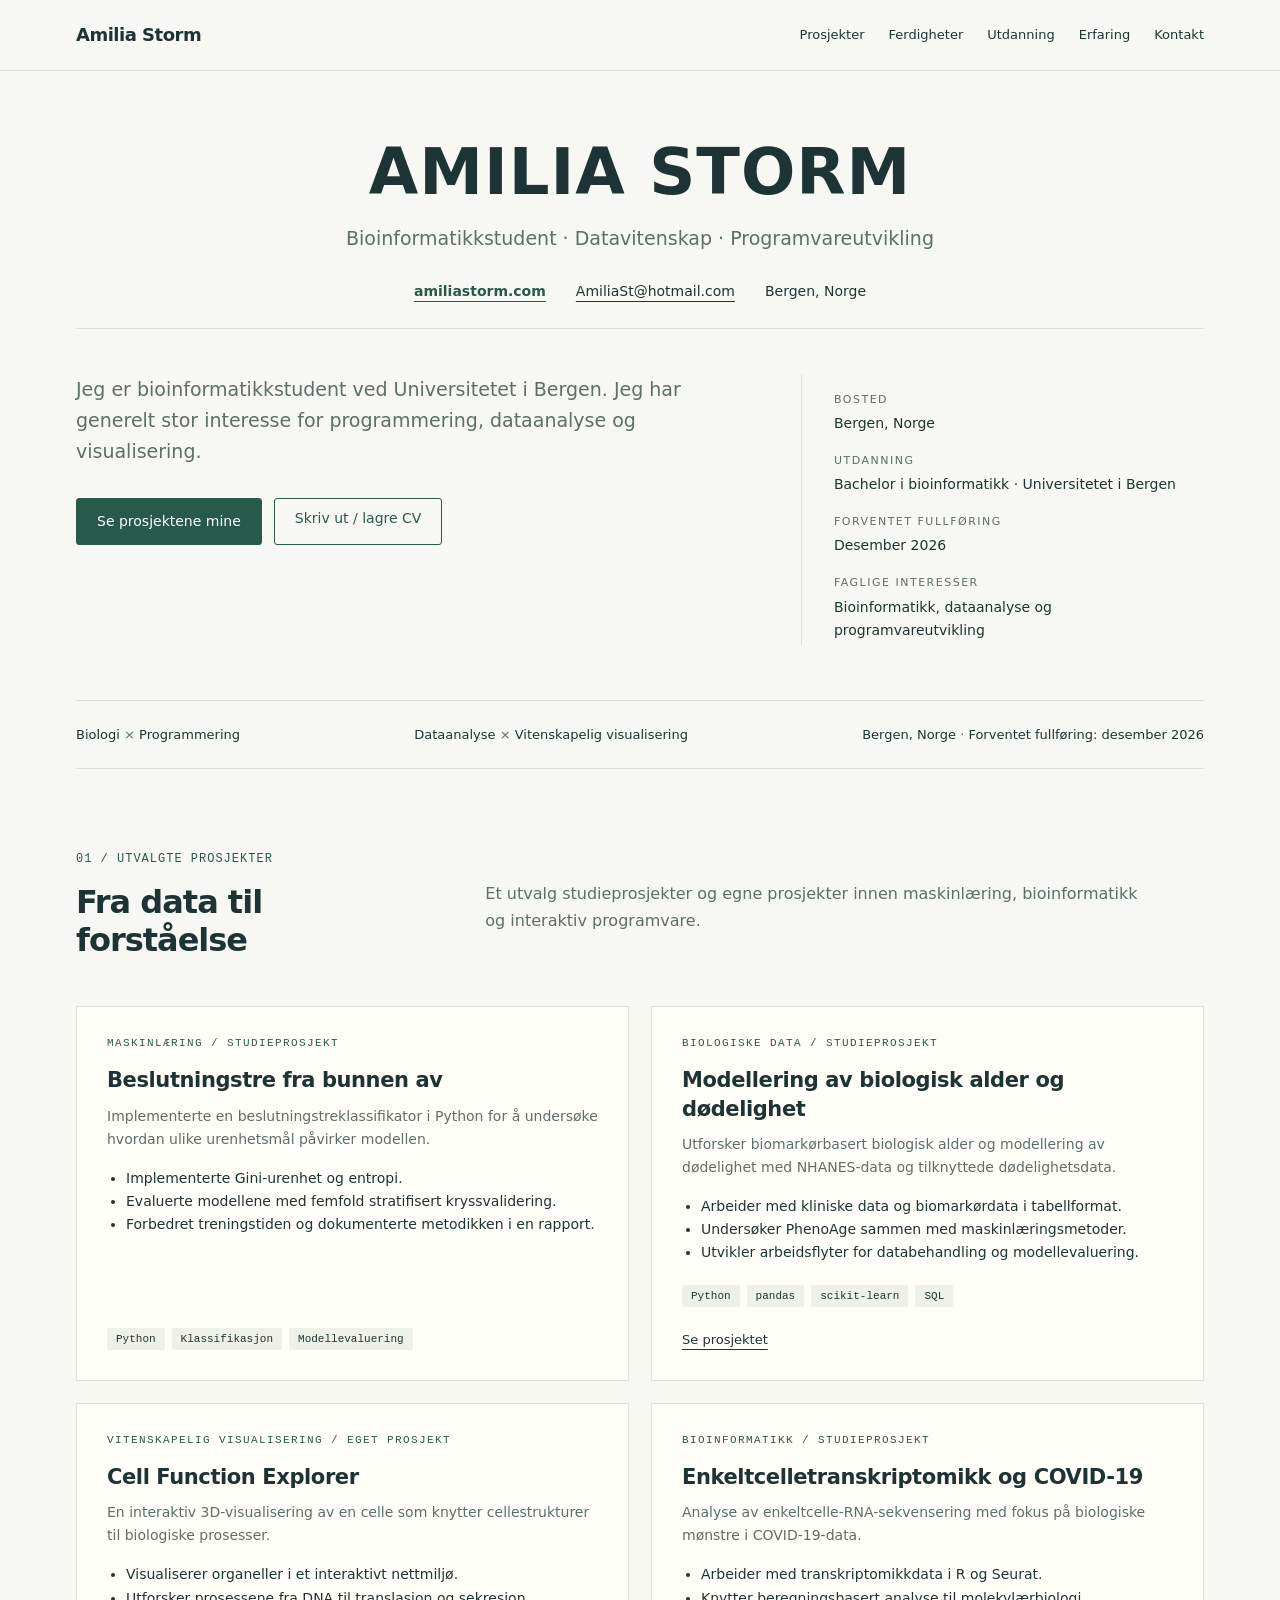
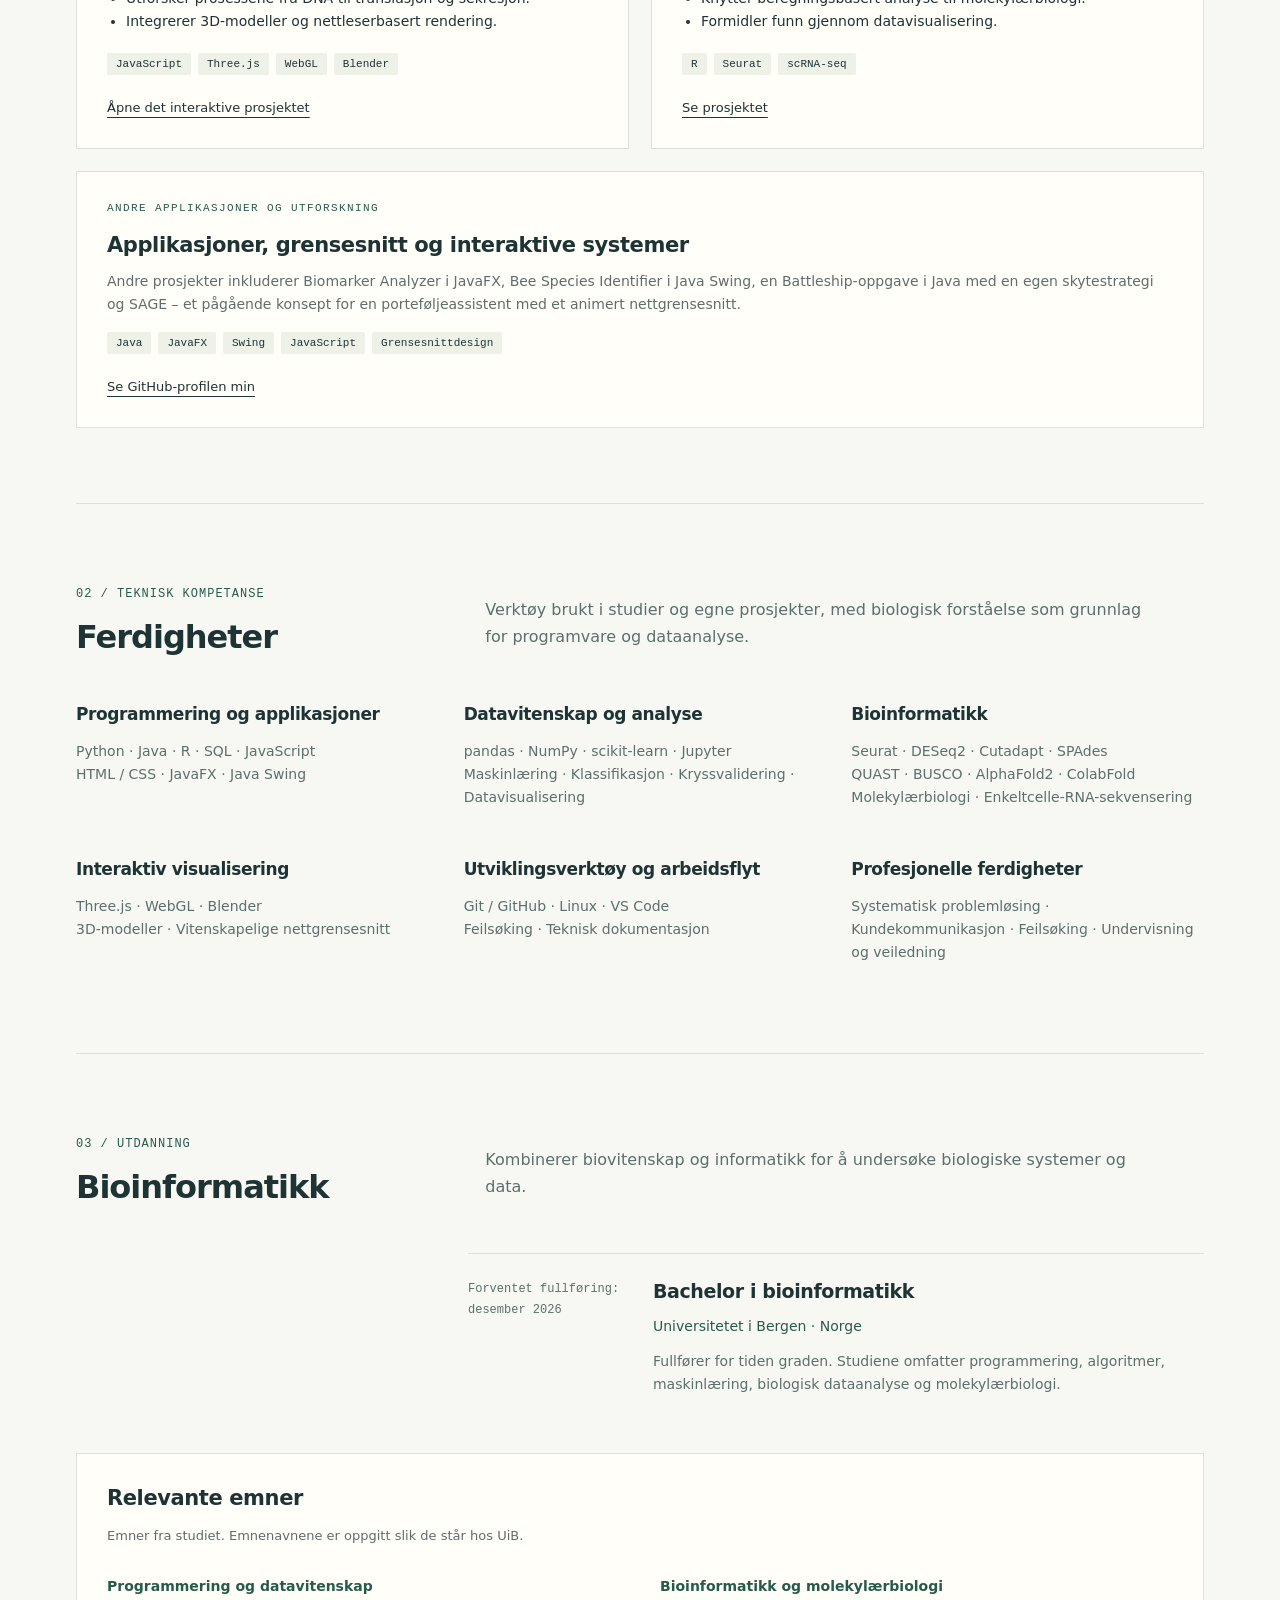
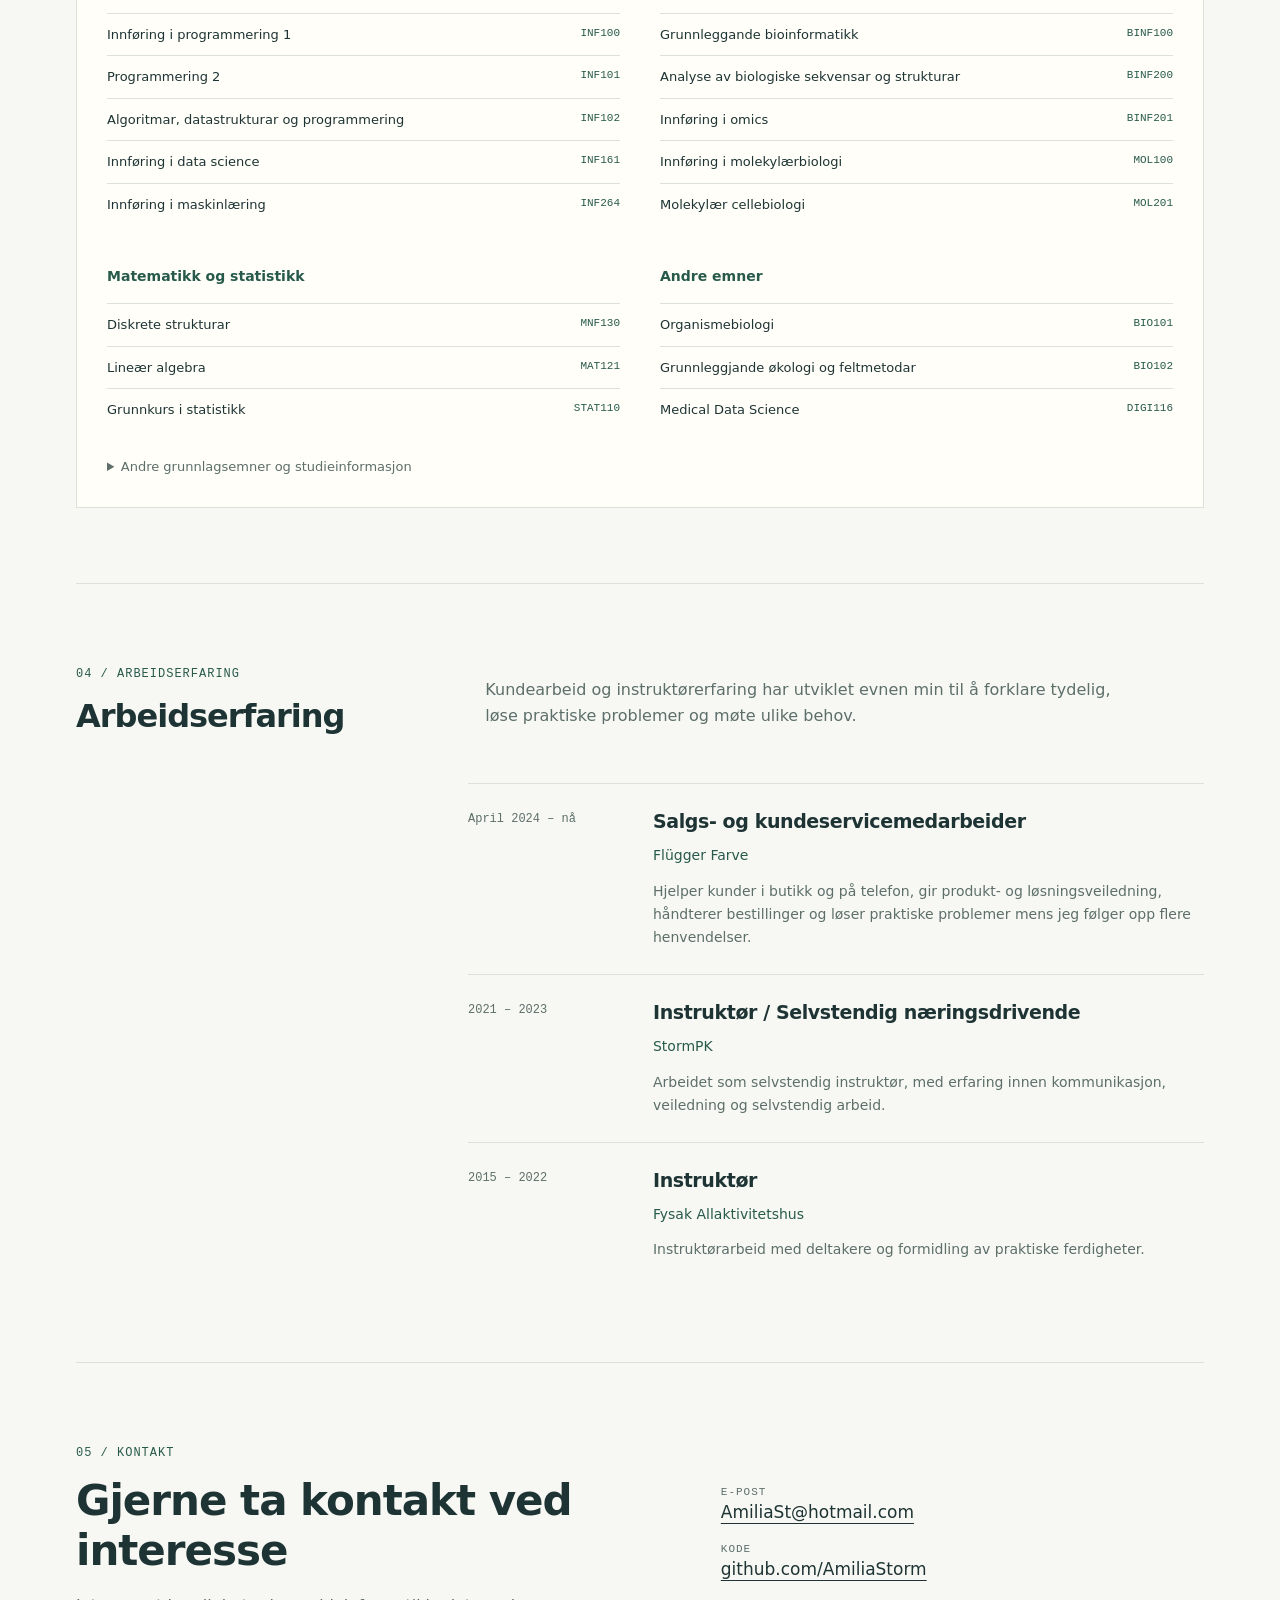
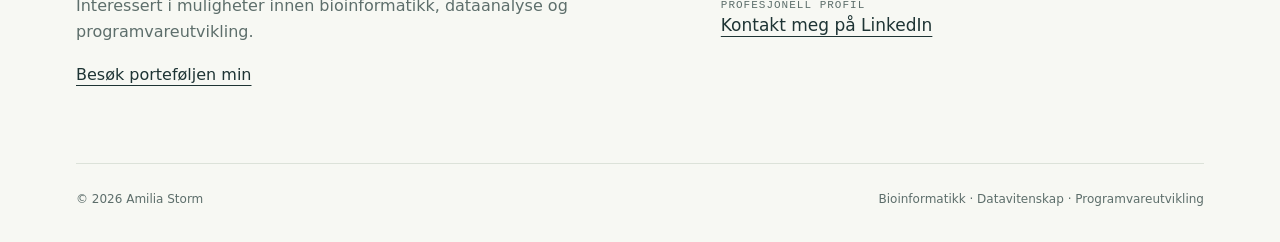
<file: cv/index.html>
<!DOCTYPE html>
<html lang="nb">

<head>
  <meta charset="UTF-8">
  <meta name="viewport" content="width=device-width, initial-scale=1">

  <meta name="description"
    content="Amilia Storm – CV innen bioinformatikk, datavitenskap og programvareutvikling">

  <title>Amilia Storm | CV</title>

  <style>
    /* ========================================
       FARGER OG DESIGN
    ======================================== */

    :root {
      --ink: #1e3434;
      --muted: #5d6e6b;
      --green: #285a4c;
      --paper: #f7f8f3;
      --line: #dce2d9;
      --gold: #b18a50;
    }

    * {
      box-sizing: border-box;
    }

    html {
      scroll-behavior: smooth;
      scroll-padding-top: 95px;
    }

    body {
      margin: 0;
      background: var(--paper);
      color: var(--ink);
      font: 16px/1.65 system-ui, -apple-system,
        BlinkMacSystemFont, "Segoe UI", sans-serif;
    }

    a {
      color: inherit;
      text-underline-offset: 5px;
    }

    a:hover {
      color: var(--green);
    }

    a:focus-visible,
    button:focus-visible {
      outline: 3px solid var(--gold);
      outline-offset: 5px;
    }

    .container {
      max-width: 1200px;
      margin: auto;
      padding: 0 36px;
    }

    h1 {
      font-size: clamp(50px, 6vw, 80px);
      font-weight: 650;
      letter-spacing: -3px;
      line-height: 1.05;
      margin: 0 0 28px;
    }

    h2 {
      font-size: 32px;
      line-height: 1.2;
      letter-spacing: -1px;
      margin: 12px 0;
    }

    h3 {
      font-size: 21px;
      line-height: 1.35;
      letter-spacing: -0.4px;
      margin: 0 0 10px;
    }

    /* ========================================
       NAVIGASJON
    ======================================== */

    header {
      position: sticky;
      top: 0;
      background: rgba(247,248,243,.97);
      border-bottom: 1px solid var(--line);
      z-index: 20;
    }

    .nav {
      max-width: 1200px;
      margin: auto;
      display: flex;
      align-items: center;
      justify-content: space-between;
      padding: 20px 36px;
      gap: 24px;
    }

    .brand {
      font-size: 18px;
      font-weight: 700;
      text-decoration: none;
      letter-spacing: -0.5px;
      white-space: nowrap;
    }

    nav {
      display: flex;
      gap: 24px;
      font-size: 13px;
    }

    nav a {
      text-decoration: none;
    }

    .skip {
      position: absolute;
      left: 15px;
      top: -60px;
    }

    .skip:focus {
      top: 15px;
      background: white;
      padding: 10px;
      z-index: 30;
    }

    /* ========================================
       NAVN OG KONTAKT
    ======================================== */

    .cv-heading {
      text-align: center;
      padding: 65px 0 25px;
    }

    .cv-heading h1 {
      font-size: clamp(36px, 5vw, 64px);
      font-weight: 800;
      letter-spacing: 1px;
      line-height: 1.15;
      margin: 0 0 14px;
    }

    .cv-subtitle {
      font-size: 19px;
      color: var(--muted);
      margin: 0 0 25px;
    }

    .cv-contact {
      display: flex;
      flex-wrap: wrap;
      justify-content: center;
      gap: 14px 30px;
      border-bottom: 1px solid var(--line);
      padding-bottom: 25px;
      font-size: 14px;
    }

    .portfolio-top {
      font-weight: 750;
      color: var(--green);
    }

    /* ========================================
       INTRODUKSJON
    ======================================== */

    .hero {
      display: grid;
      grid-template-columns: 1.6fr 1fr;
      gap: 80px;
      padding: 20px 0 55px;
    }

    .intro {
      max-width: 620px;
      font-size: 19px;
      color: var(--muted);
      margin-top: 0;
    }

    .actions {
      display: flex;
      gap: 12px;
      flex-wrap: wrap;
      margin-top: 30px;
    }

    .button {
      display: inline-flex;
      padding: 11px 20px;
      border: 1px solid var(--green);
      border-radius: 3px;
      text-decoration: none;
      background: var(--green);
      color: white;
      font-size: 14px;
      font-family: inherit;
      cursor: pointer;
    }

    .button:hover {
      background: #183f34;
      color: white;
    }

    .button.secondary {
      background: transparent;
      color: var(--green);
    }

    .button.secondary:hover {
      background: #e9eee6;
    }

    .profile {
      align-self: center;
      border-left: 1px solid var(--line);
      padding-left: 32px;
    }

    .profile dl {
      margin: 0;
    }

    .profile dt {
      font-size: 11px;
      letter-spacing: 1.5px;
      text-transform: uppercase;
      color: var(--muted);
      margin-top: 17px;
    }

    .profile dd {
      margin: 3px 0;
      font-size: 14px;
    }

    .strip {
      border-top: 1px solid var(--line);
      border-bottom: 1px solid var(--line);
      padding: 23px 0;
      display: flex;
      gap: 35px;
      justify-content: space-between;
      font-size: 13px;
    }

    .strip span {
      color: var(--muted);
    }

    /* ========================================
       FELLES SEKSJONER
    ======================================== */

    section {
      padding: 75px 0;
      border-bottom: 1px solid var(--line);
    }

    .section-head {
      display: grid;
      grid-template-columns: 1fr 2fr;
      gap: 50px;
      margin-bottom: 35px;
    }

    .section-num {
      font: 12px ui-monospace, monospace;
      color: var(--green);
      letter-spacing: 1px;
    }

    .section-head p {
      margin: 0;
      align-self: center;
      max-width: 660px;
      color: var(--muted);
    }

    /* ========================================
       PROSJEKTER
    ======================================== */

    .projects {
      display: grid;
      grid-template-columns: 1fr 1fr;
      gap: 22px;
    }

    .project {
      border: 1px solid var(--line);
      padding: 30px;
      background: #fffef9;
      display: flex;
      flex-direction: column;
    }

    .project .category {
      font: 11px ui-monospace, monospace;
      text-transform: uppercase;
      letter-spacing: 1.4px;
      color: var(--green);
      margin-bottom: 17px;
    }

    .project p {
      font-size: 14px;
      color: var(--muted);
      margin: 0 0 16px;
    }

    .project ul {
      padding-left: 19px;
      font-size: 14px;
      margin: 0 0 20px;
    }

    .project a {
      font-size: 13px;
      margin-top: 22px;
      align-self: flex-start;
    }

    .tags {
      display: flex;
      flex-wrap: wrap;
      gap: 7px;
      margin-top: auto;
    }

    .tags span {
      font: 11px ui-monospace, monospace;
      padding: 5px 9px;
      background: #edf1e8;
      border-radius: 2px;
    }

    .wide {
      grid-column: 1 / -1;
    }

    /* ========================================
       FERDIGHETER
    ======================================== */

    .skills {
      display: grid;
      grid-template-columns: repeat(3, 1fr);
      gap: 35px;
    }

    .skills h3 {
      font-size: 17px;
    }

    .skills p {
      color: var(--muted);
      font-size: 14px;
    }

    /* ========================================
       UTDANNING OG ARBEIDSERFARING
    ======================================== */

    .timeline {
      margin-left: calc(33.333% + 16px);
    }

    .entry {
      display: grid;
      grid-template-columns: 160px 1fr;
      gap: 25px;
      padding: 25px 0;
      border-top: 1px solid var(--line);
    }

    .date {
      font: 12px/1.7 ui-monospace, monospace;
      color: var(--muted);
    }

    .entry h3 {
      font-size: 19px;
    }

    .entry .org {
      color: var(--green);
      font-size: 14px;
      margin: 0 0 12px;
    }

    .entry p {
      font-size: 14px;
      color: var(--muted);
      margin: 0;
    }

    /* ========================================
       UiB-EMNER
    ======================================== */

    .coursework {
      margin-top: 32px;
      padding: 30px;
      border: 1px solid var(--line);
      background: #fffef9;
    }

    .coursework > h3 {
      font-size: 21px;
    }

    .course-note {
      font-size: 13px;
      color: var(--muted);
    }

    .course-grid {
      display: grid;
      grid-template-columns: 1fr 1fr;
      gap: 25px 40px;
    }

    .course-grid h4 {
      font-size: 14px;
      color: var(--green);
      margin: 15px 0;
    }

    .course-grid ul {
      list-style: none;
      padding: 0;
      margin: 0;
    }

    .course-grid li {
      border-top: 1px solid var(--line);
    }

    .course-grid a {
      display: flex;
      justify-content: space-between;
      gap: 15px;
      padding: 10px 0;
      text-decoration: none;
      font-size: 13px;
      transition: color .2s ease;
    }

    .course-grid a:hover {
      color: var(--green);
    }

    .course-grid code {
      font-size: 11px;
      color: var(--green);
      white-space: nowrap;
    }

    .coursework details {
      margin-top: 25px;
      font-size: 13px;
      color: var(--muted);
    }

    .coursework summary {
      cursor: pointer;
    }

    .coursework details p {
      margin: 10px 0;
    }

    /* ========================================
       KONTAKT
    ======================================== */

    .contact {
      display: grid;
      grid-template-columns: 1.2fr 1fr;
      gap: 65px;
    }

    .contact h2 {
      font-size: 42px;
    }

    .contact p {
      color: var(--muted);
    }

    .contact-links {
      display: flex;
      flex-direction: column;
      justify-content: center;
      gap: 16px;
    }

    .contact-links a {
      font-size: 17px;
    }

    .contact-links small {
      font: 11px ui-monospace, monospace;
      display: block;
      color: var(--muted);
      text-transform: uppercase;
      letter-spacing: 1px;
    }

    footer {
      padding: 26px 0;
      color: var(--muted);
      font-size: 12px;
      display: flex;
      justify-content: space-between;
    }

    /* ========================================
       MOBIL
    ======================================== */

    @media (max-width: 800px) {
      .nav,
      .container {
        padding-left: 22px;
        padding-right: 22px;
      }

      .nav {
        flex-wrap: wrap;
        gap: 12px;
      }

      nav {
        gap: 15px;
        flex-wrap: wrap;
        font-size: 12px;
      }

      .cv-heading {
        padding-top: 40px;
      }

      .cv-subtitle {
        font-size: 15px;
      }

      .cv-contact {
        font-size: 13px;
        gap: 10px 18px;
      }

      .hero {
        grid-template-columns: 1fr;
        gap: 30px;
        padding: 15px 0 35px;
      }

      .profile {
        display: none;
      }

      .strip {
        flex-wrap: wrap;
        gap: 13px 25px;
      }

      .section-head {
        grid-template-columns: 1fr;
        gap: 15px;
      }

      .projects,
      .skills,
      .contact,
      .course-grid {
        grid-template-columns: 1fr;
      }

      .wide {
        grid-column: auto;
      }

      .timeline {
        margin-left: 0;
      }

      .entry {
        grid-template-columns: 1fr;
        gap: 10px;
      }

      section {
        padding: 50px 0;
      }

      .coursework {
        padding: 20px;
      }

      footer {
        gap: 15px;
        flex-wrap: wrap;
      }
    }

    /* ========================================
       TILGJENGELIGHET
    ======================================== */

    @media (prefers-reduced-motion: reduce) {
      html {
        scroll-behavior: auto;
      }
    }

    /* ========================================
       UTSKRIFT / LAGRE SOM PDF
    ======================================== */

    @media print {
      header,
      .actions,
      .strip,
      footer {
        display: none;
      }

      body {
        background: white;
        font-size: 11px;
      }

      .container {
        padding: 0;
      }

      .cv-heading {
        padding: 0 0 15px;
      }

      .cv-heading h1 {
        font-size: 32px;
      }

      .cv-subtitle {
        font-size: 13px;
        margin-bottom: 12px;
      }

      .cv-contact {
        font-size: 11px;
        padding-bottom: 12px;
      }

      .hero {
        padding: 0 0 15px;
        gap: 20px;
      }

      .intro {
        font-size: 13px;
      }

      .profile {
        display: block;
        padding-left: 15px;
      }

      section {
        padding: 22px 0;
      }

      .section-head {
        margin-bottom: 16px;
      }

      h2 {
        font-size: 23px;
      }

      .project {
        padding: 15px;
        break-inside: avoid;
      }

      .project p,
      .project ul,
      .entry p,
      .skills p {
        font-size: 11px;
      }

      .entry {
        padding: 12px 0;
        break-inside: avoid;
      }

      .contact h2 {
        font-size: 25px;
      }

      .contact-links a {
        font-size: 12px;
      }

      a {
        text-decoration: none;
      }

      .tags span {
        font-size: 9px;
      }

      .coursework {
        padding: 15px;
      }

      .course-grid {
        gap: 10px 25px;
      }

      .course-grid a {
        font-size: 10px;
        padding: 5px 0;
      }

      .course-note {
        font-size: 10px;
      }

      .coursework details {
        display: none;
      }
    }
  </style>
</head>

<body>

  <a class="skip" href="#main">
    Hopp til innhold
  </a>

  <!-- ========================================
       NAVIGASJON
  ======================================== -->

  <header>
    <div class="nav">

      <a class="brand" href="#main">
        Amilia Storm
      </a>

      <nav aria-label="Hovedmeny">
        <a href="#projects">Prosjekter</a>
        <a href="#skills">Ferdigheter</a>
        <a href="#education">Utdanning</a>
        <a href="#experience">Erfaring</a>
        <a href="#contact">Kontakt</a>
      </nav>

    </div>
  </header>

  <main id="main" class="container">

    <!-- ========================================
         NAVN OG KONTAKTINFORMASJON
    ======================================== -->

    <div class="cv-heading">

      <h1>AMILIA STORM</h1>

      <p class="cv-subtitle">
        Bioinformatikkstudent · Datavitenskap · Programvareutvikling
      </p>

      <div class="cv-contact">

        <a
          class="portfolio-top"
          href="https://amiliastorm.com"
          target="_blank"
          rel="noopener noreferrer"
        >
          amiliastorm.com
        </a>

        <a href="mailto:AmiliaSt@hotmail.com">
          AmiliaSt@hotmail.com
        </a>

        <span>Bergen, Norge</span>

      </div>
    </div>

    <!-- ========================================
         INTRODUKSJON
    ======================================== -->

    <div class="hero">

      <div>

        <p class="intro">
          Jeg er bioinformatikkstudent ved Universitetet i Bergen.
          Jeg har generelt stor interesse for programmering,
          dataanalyse og visualisering.
        </p>

        <div class="actions">

          <a class="button" href="#projects">
            Se prosjektene mine
          </a>

          <button
            class="button secondary"
            type="button"
            onclick="window.print()"
          >
            Skriv ut / lagre CV
          </button>

        </div>
      </div>

      <aside class="profile" aria-label="Profiloversikt">

        <dl>
          <dt>Bosted</dt>
          <dd>Bergen, Norge</dd>

          <dt>Utdanning</dt>
          <dd>Bachelor i bioinformatikk · Universitetet i Bergen</dd>

          <dt>Forventet fullføring</dt>
          <dd>Desember 2026</dd>

          <dt>Faglige interesser</dt>
          <dd>
            Bioinformatikk, dataanalyse og programvareutvikling
          </dd>
        </dl>

      </aside>
    </div>

    <div class="strip">
      <div>Biologi <span>×</span> Programmering</div>

      <div>
        Dataanalyse <span>×</span> Vitenskapelig visualisering
      </div>

      <div>
        Bergen, Norge <span>·</span>
        Forventet fullføring: desember 2026
      </div>
    </div>

    <!-- ========================================
         01 — PROSJEKTER
    ======================================== -->

    <section id="projects">

      <div class="section-head">

        <div>
          <span class="section-num">
            01 / UTVALGTE PROSJEKTER
          </span>

          <h2>Fra data til forståelse</h2>
        </div>

        <p>
          Et utvalg studieprosjekter og egne prosjekter innen
          maskinlæring, bioinformatikk og interaktiv programvare.
        </p>

      </div>

      <div class="projects">

        <!-- BESLUTNINGSTRE -->

        <article class="project">

          <div class="category">
            Maskinlæring / Studieprosjekt
          </div>

          <h3>Beslutningstre fra bunnen av</h3>

          <p>
            Implementerte en beslutningstreklassifikator i Python
            for å undersøke hvordan ulike urenhetsmål påvirker modellen.
          </p>

          <ul>
            <li>Implementerte Gini-urenhet og entropi.</li>

            <li>
              Evaluerte modellene med femfold stratifisert
              kryssvalidering.
            </li>

            <li>
              Forbedret treningstiden og dokumenterte metodikken
              i en rapport.
            </li>
          </ul>

          <div class="tags">
            <span>Python</span>
            <span>Klassifikasjon</span>
            <span>Modellevaluering</span>
          </div>

        </article>

        <!-- BIOLOGISK ALDER -->

        <article class="project">

          <div class="category">
            Biologiske data / Studieprosjekt
          </div>

          <h3>Modellering av biologisk alder og dødelighet</h3>

          <p>
            Utforsker biomarkørbasert biologisk alder og modellering
            av dødelighet med NHANES-data og tilknyttede dødelighetsdata.
          </p>

          <ul>
            <li>
              Arbeider med kliniske data og biomarkørdata i tabellformat.
            </li>

            <li>
              Undersøker PhenoAge sammen med maskinlæringsmetoder.
            </li>

            <li>
              Utvikler arbeidsflyter for databehandling
              og modellevaluering.
            </li>
          </ul>

          <div class="tags">
            <span>Python</span>
            <span>pandas</span>
            <span>scikit-learn</span>
            <span>SQL</span>
          </div>

          <a href="../biological-age-predictor.html">
            Se prosjektet
          </a>

        </article>

        <!-- CELL FUNCTION EXPLORER -->

        <article class="project">

          <div class="category">
            Vitenskapelig visualisering / Eget prosjekt
          </div>

          <h3>Cell Function Explorer</h3>

          <p>
            En interaktiv 3D-visualisering av en celle som knytter
            cellestrukturer til biologiske prosesser.
          </p>

          <ul>
            <li>
              Visualiserer organeller i et interaktivt nettmiljø.
            </li>

            <li>
              Utforsker prosessene fra DNA til translasjon
              og sekresjon.
            </li>

            <li>
              Integrerer 3D-modeller og nettleserbasert rendering.
            </li>
          </ul>

          <div class="tags">
            <span>JavaScript</span>
            <span>Three.js</span>
            <span>WebGL</span>
            <span>Blender</span>
          </div>

          <a
            href="https://amiliastorm.github.io/Cell-Visualization-Explorer/"
            target="_blank"
            rel="noopener noreferrer"
          >
            Åpne det interaktive prosjektet
          </a>

        </article>

        <!-- COVID-19 -->

        <article class="project">

          <div class="category">
            Bioinformatikk / Studieprosjekt
          </div>

          <h3>Enkeltcelletranskriptomikk og COVID-19</h3>

          <p>
            Analyse av enkeltcelle-RNA-sekvensering med fokus på
            biologiske mønstre i COVID-19-data.
          </p>

          <ul>
            <li>Arbeider med transkriptomikkdata i R og Seurat.</li>

            <li>
              Knytter beregningsbasert analyse til molekylærbiologi.
            </li>

            <li>
              Formidler funn gjennom datavisualisering.
            </li>
          </ul>

          <div class="tags">
            <span>R</span>
            <span>Seurat</span>
            <span>scRNA-seq</span>
          </div>

          <a href="../covid19-scrnaseq.html">
            Se prosjektet
          </a>

        </article>

        <!-- ANDRE PROSJEKTER -->

        <article class="project wide">

          <div class="category">
            Andre applikasjoner og utforskning
          </div>

          <h3>
            Applikasjoner, grensesnitt og interaktive systemer
          </h3>

          <p>
            Andre prosjekter inkluderer Biomarker Analyzer i JavaFX,
            Bee Species Identifier i Java Swing,
            en Battleship-oppgave i Java med en egen skytestrategi
            og SAGE – et pågående konsept for en porteføljeassistent
            med et animert nettgrensesnitt.
          </p>

          <div class="tags">
            <span>Java</span>
            <span>JavaFX</span>
            <span>Swing</span>
            <span>JavaScript</span>
            <span>Grensesnittdesign</span>
          </div>

          <a
            href="https://github.com/AmiliaStorm"
            target="_blank"
            rel="noopener noreferrer"
          >
            Se GitHub-profilen min
          </a>

        </article>

      </div>
    </section>

    <!-- ========================================
         02 — FERDIGHETER
    ======================================== -->

    <section id="skills">

      <div class="section-head">

        <div>
          <span class="section-num">
            02 / TEKNISK KOMPETANSE
          </span>

          <h2>Ferdigheter</h2>
        </div>

        <p>
          Verktøy brukt i studier og egne prosjekter,
          med biologisk forståelse som grunnlag
          for programvare og dataanalyse.
        </p>

      </div>

      <div class="skills">

        <div>
          <h3>Programmering og applikasjoner</h3>

          <p>
            Python · Java · R · SQL · JavaScript<br>
            HTML / CSS · JavaFX · Java Swing
          </p>
        </div>

        <div>
          <h3>Datavitenskap og analyse</h3>

          <p>
            pandas · NumPy · scikit-learn · Jupyter<br>
            Maskinlæring · Klassifikasjon · Kryssvalidering ·
            Datavisualisering
          </p>
        </div>

        <div>
          <h3>Bioinformatikk</h3>

          <p>
            Seurat · DESeq2 · Cutadapt · SPAdes<br>
            QUAST · BUSCO · AlphaFold2 · ColabFold<br>
            Molekylærbiologi · Enkeltcelle-RNA-sekvensering
          </p>
        </div>

        <div>
          <h3>Interaktiv visualisering</h3>

          <p>
            Three.js · WebGL · Blender<br>
            3D-modeller · Vitenskapelige nettgrensesnitt
          </p>
        </div>

        <div>
          <h3>Utviklingsverktøy og arbeidsflyt</h3>

          <p>
            Git / GitHub · Linux · VS Code<br>
            Feilsøking · Teknisk dokumentasjon
          </p>
        </div>

        <div>
          <h3>Profesjonelle ferdigheter</h3>

          <p>
            Systematisk problemløsing · Kundekommunikasjon ·
            Feilsøking · Undervisning og veiledning
          </p>
        </div>

      </div>
    </section>

    <!-- ========================================
         03 — UTDANNING
    ======================================== -->

    <section id="education">

      <div class="section-head">

        <div>
          <span class="section-num">
            03 / UTDANNING
          </span>

          <h2>Bioinformatikk</h2>
        </div>

        <p>
          Kombinerer biovitenskap og informatikk
          for å undersøke biologiske systemer og data.
        </p>

      </div>

      <div class="timeline">

        <article class="entry">

          <div class="date">
            Forventet fullføring: desember 2026
          </div>

          <div>
            <h3>Bachelor i bioinformatikk</h3>

            <p class="org">
              Universitetet i Bergen · Norge
            </p>

            <p>
              Fullfører for tiden graden.
              Studiene omfatter programmering,
              algoritmer, maskinlæring,
              biologisk dataanalyse og molekylærbiologi.
            </p>
          </div>

        </article>
      </div>

      <!-- ======================================
           RELEVANTE EMNER MED UiB-LENKER
      ====================================== -->

      <div class="coursework">

        <h3>Relevante emner</h3>

        <p class="course-note">
          Emner fra studiet.
          Emnenavnene er oppgitt slik de står hos UiB.
        </p>

        <div class="course-grid">

          <!-- PROGRAMMERING -->

          <div>

            <h4>Programmering og datavitenskap</h4>

            <ul>

              <li>
                <a href="https://www4.uib.no/studier/emner/inf100"
                   target="_blank" rel="noopener noreferrer">
                  <span>Innføring i programmering 1</span>
                  <code>INF100</code>
                </a>
              </li>

              <li>
                <a href="https://www4.uib.no/studier/emner/inf101"
                   target="_blank" rel="noopener noreferrer">
                  <span>Programmering 2</span>
                  <code>INF101</code>
                </a>
              </li>

              <li>
                <a href="https://www4.uib.no/studier/emner/inf102"
                   target="_blank" rel="noopener noreferrer">
                  <span>Algoritmar, datastrukturar og programmering</span>
                  <code>INF102</code>
                </a>
              </li>

              <li>
                <a href="https://www4.uib.no/studier/emner/inf161"
                   target="_blank" rel="noopener noreferrer">
                  <span>Innføring i data science</span>
                  <code>INF161</code>
                </a>
              </li>

              <li>
                <a href="https://www4.uib.no/studier/emner/inf264"
                   target="_blank" rel="noopener noreferrer">
                  <span>Innføring i maskinlæring</span>
                  <code>INF264</code>
                </a>
              </li>

            </ul>
          </div>

          <!-- BIOINFORMATIKK -->

          <div>

            <h4>Bioinformatikk og molekylærbiologi</h4>

            <ul>

              <li>
                <a href="https://www4.uib.no/studier/emner/binf100"
                   target="_blank" rel="noopener noreferrer">
                  <span>Grunnleggande bioinformatikk</span>
                  <code>BINF100</code>
                </a>
              </li>

              <li>
                <a href="https://www4.uib.no/studier/emner/binf200"
                   target="_blank" rel="noopener noreferrer">
                  <span>Analyse av biologiske sekvensar og strukturar</span>
                  <code>BINF200</code>
                </a>
              </li>

              <li>
                <a href="https://www4.uib.no/studier/emner/binf201"
                   target="_blank" rel="noopener noreferrer">
                  <span>Innføring i omics</span>
                  <code>BINF201</code>
                </a>
              </li>

              <li>
                <a href="https://www4.uib.no/studier/emner/mol100"
                   target="_blank" rel="noopener noreferrer">
                  <span>Innføring i molekylærbiologi</span>
                  <code>MOL100</code>
                </a>
              </li>

              <li>
                <a href="https://www4.uib.no/studier/emner/mol201"
                   target="_blank" rel="noopener noreferrer">
                  <span>Molekylær cellebiologi</span>
                  <code>MOL201</code>
                </a>
              </li>

            </ul>
          </div>

          <!-- MATEMATIKK -->

          <div>

            <h4>Matematikk og statistikk</h4>

            <ul>

              <li>
                <a href="https://www4.uib.no/studier/emner/mnf130"
                   target="_blank" rel="noopener noreferrer">
                  <span>Diskrete strukturar</span>
                  <code>MNF130</code>
                </a>
              </li>

              <li>
                <a href="https://www4.uib.no/studier/emner/mat121"
                   target="_blank" rel="noopener noreferrer">
                  <span>Lineær algebra</span>
                  <code>MAT121</code>
                </a>
              </li>

              <li>
                <a href="https://www4.uib.no/studier/emner/stat110"
                   target="_blank" rel="noopener noreferrer">
                  <span>Grunnkurs i statistikk</span>
                  <code>STAT110</code>
                </a>
              </li>

            </ul>
          </div>

          <!-- ANDRE EMNER -->

          <div>

            <h4>Andre emner</h4>

            <ul>

              <li>
                <a href="https://www4.uib.no/studier/emner/bio101"
                   target="_blank" rel="noopener noreferrer">
                  <span>Organismebiologi</span>
                  <code>BIO101</code>
                </a>
              </li>

              <li>
                <a href="https://www4.uib.no/studier/emner/bio102"
                   target="_blank" rel="noopener noreferrer">
                  <span>Grunnleggjande økologi og feltmetodar</span>
                  <code>BIO102</code>
                </a>
              </li>

              <li>
                <a href="https://www4.uib.no/studier/emner/digi116"
                   target="_blank" rel="noopener noreferrer">
                  <span>Medical Data Science</span>
                  <code>DIGI116</code>
                </a>
              </li>

            </ul>
          </div>

        </div>

        <details>

          <summary>
            Andre grunnlagsemner og studieinformasjon
          </summary>

          <p>
            Examen philosophicum inngår også i studieplanen.
          </p>

          <a
            href="https://www4.uib.no/program/informatikk-bioinformatikk-bachelor"
            target="_blank"
            rel="noopener noreferrer"
          >
            Studieprogram og studieplan hos UiB
          </a>

        </details>

      </div>

    </section>

    <!-- ========================================
         04 — ARBEIDSERFARING
    ======================================== -->

    <section id="experience">

      <div class="section-head">

        <div>
          <span class="section-num">
            04 / ARBEIDSERFARING
          </span>

          <h2>Arbeidserfaring</h2>
        </div>

        <p>
          Kundearbeid og instruktørerfaring har utviklet
          evnen min til å forklare tydelig,
          løse praktiske problemer og møte ulike behov.
        </p>

      </div>

      <div class="timeline">

        <!-- FLÜGGER -->

        <article class="entry">

          <div class="date">
            April 2024 – nå
          </div>

          <div>

            <h3>Salgs- og kundeservicemedarbeider</h3>

            <p class="org">
              Flügger Farve
            </p>

            <p>
              Hjelper kunder i butikk og på telefon,
              gir produkt- og løsningsveiledning,
              håndterer bestillinger og løser praktiske
              problemer mens jeg følger opp flere henvendelser.
            </p>

          </div>
        </article>

        <!-- STORMPK -->

        <article class="entry">

          <div class="date">
            2021 – 2023
          </div>

          <div>

            <h3>Instruktør / Selvstendig næringsdrivende</h3>

            <p class="org">
              StormPK
            </p>

            <p>
              Arbeidet som selvstendig instruktør,
              med erfaring innen kommunikasjon,
              veiledning og selvstendig arbeid.
            </p>

          </div>
        </article>

        <!-- FYSAK -->

        <article class="entry">

          <div class="date">
            2015 – 2022
          </div>

          <div>

            <h3>Instruktør</h3>

            <p class="org">
              Fysak Allaktivitetshus
            </p>

            <p>
              Instruktørarbeid med deltakere
              og formidling av praktiske ferdigheter.
            </p>

          </div>
        </article>

      </div>

    </section>

    <!-- ========================================
         05 — KONTAKT
    ======================================== -->

    <section id="contact" class="contact">

      <div>

        <span class="section-num">
          05 / KONTAKT
        </span>

        <h2>Gjerne ta kontakt ved interesse</h2>

        <p>
          Interessert i muligheter innen bioinformatikk,
          dataanalyse og programvareutvikling.
        </p>

        <a
          href="https://amiliastorm.com"
          target="_blank"
          rel="noopener noreferrer"
        >
          Besøk porteføljen min
        </a>

      </div>

      <div class="contact-links">

        <div>

          <small>E-post</small>

          <a href="mailto:AmiliaSt@hotmail.com">
            AmiliaSt@hotmail.com
          </a>

        </div>

        <div>

          <small>Kode</small>

          <a
            href="https://github.com/AmiliaStorm"
            target="_blank"
            rel="noopener noreferrer"
          >
            github.com/AmiliaStorm
          </a>

        </div>

        <div>

          <small>Profesjonell profil</small>

          <a
            href="https://www.linkedin.com/in/amilia-storm-a14750219/"
            target="_blank"
            rel="noopener noreferrer"
          >
            Kontakt meg på LinkedIn
          </a>

        </div>

      </div>

    </section>

    <!-- ========================================
         BUNNTEKST
    ======================================== -->

    <footer>

      <span>© 2026 Amilia Storm</span>

      <span>
        Bioinformatikk · Datavitenskap · Programvareutvikling
      </span>

    </footer>

  </main>

</body>
</html>
</file>
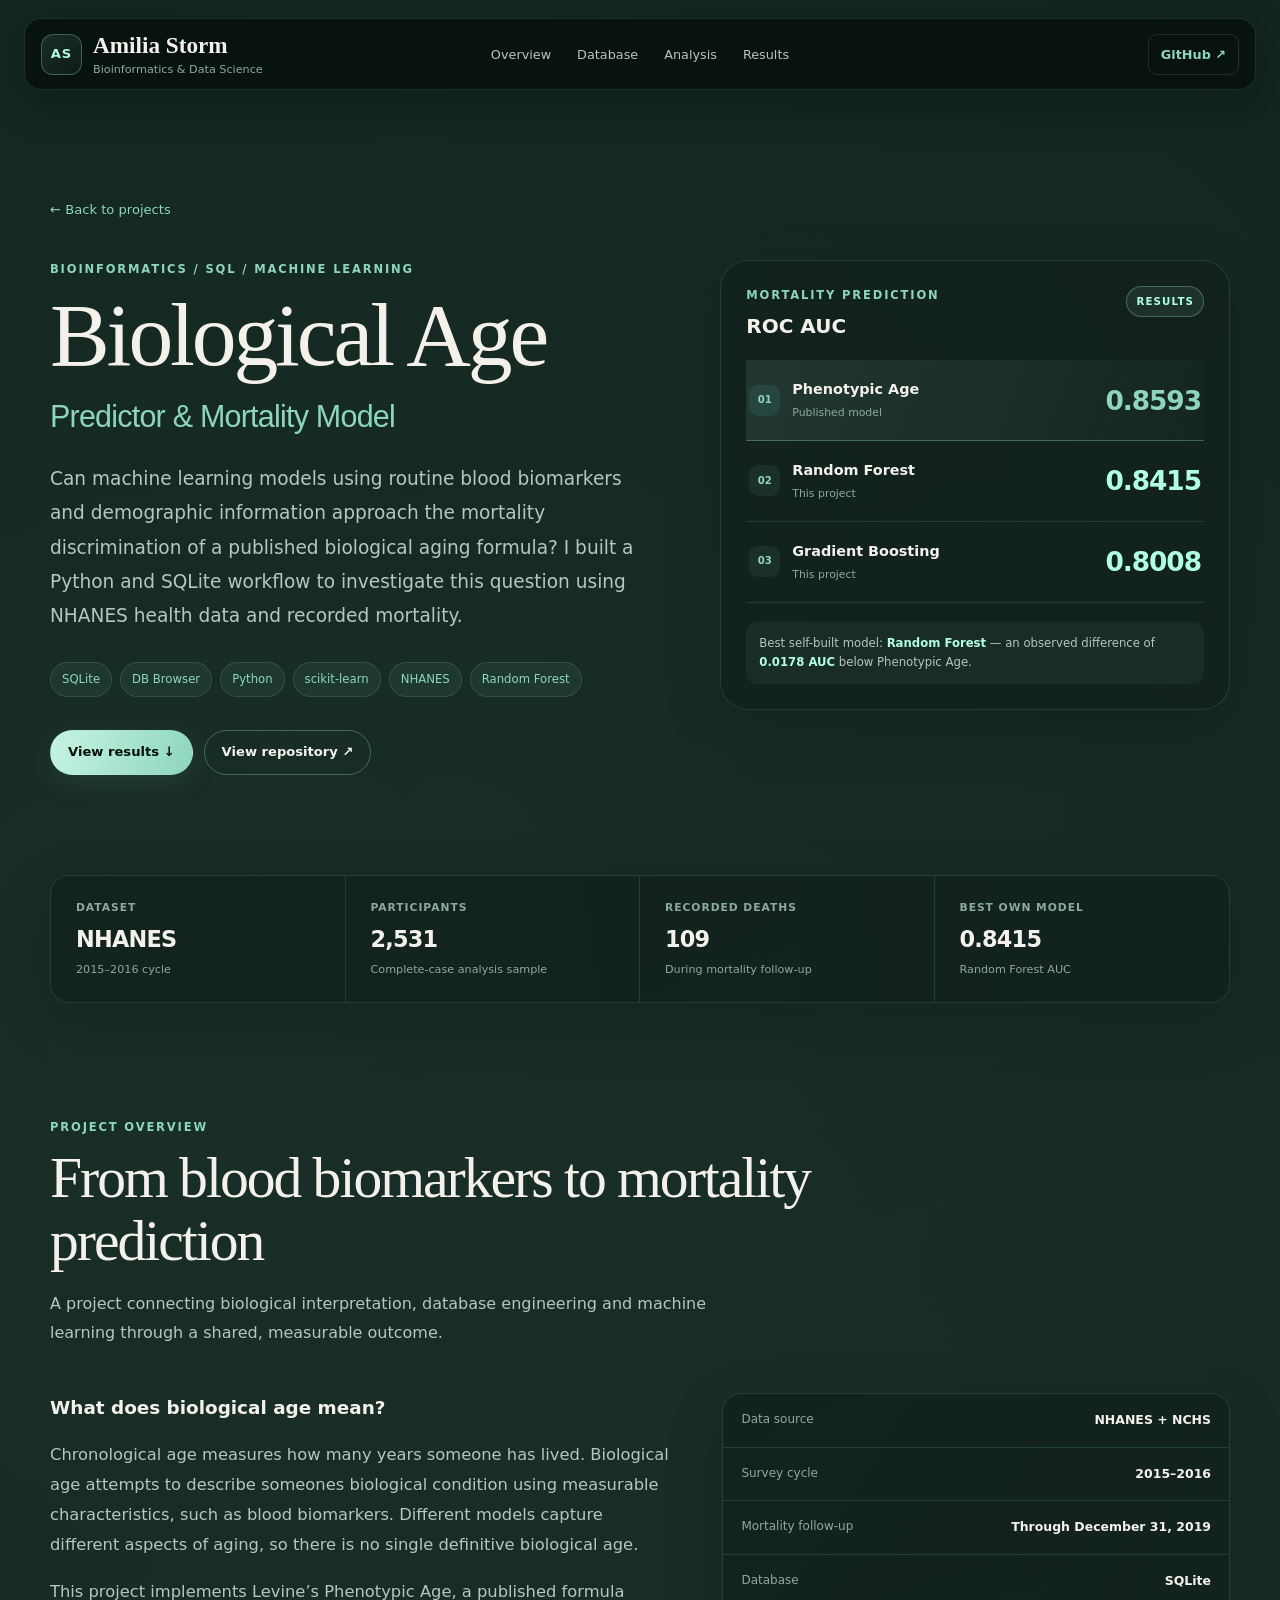
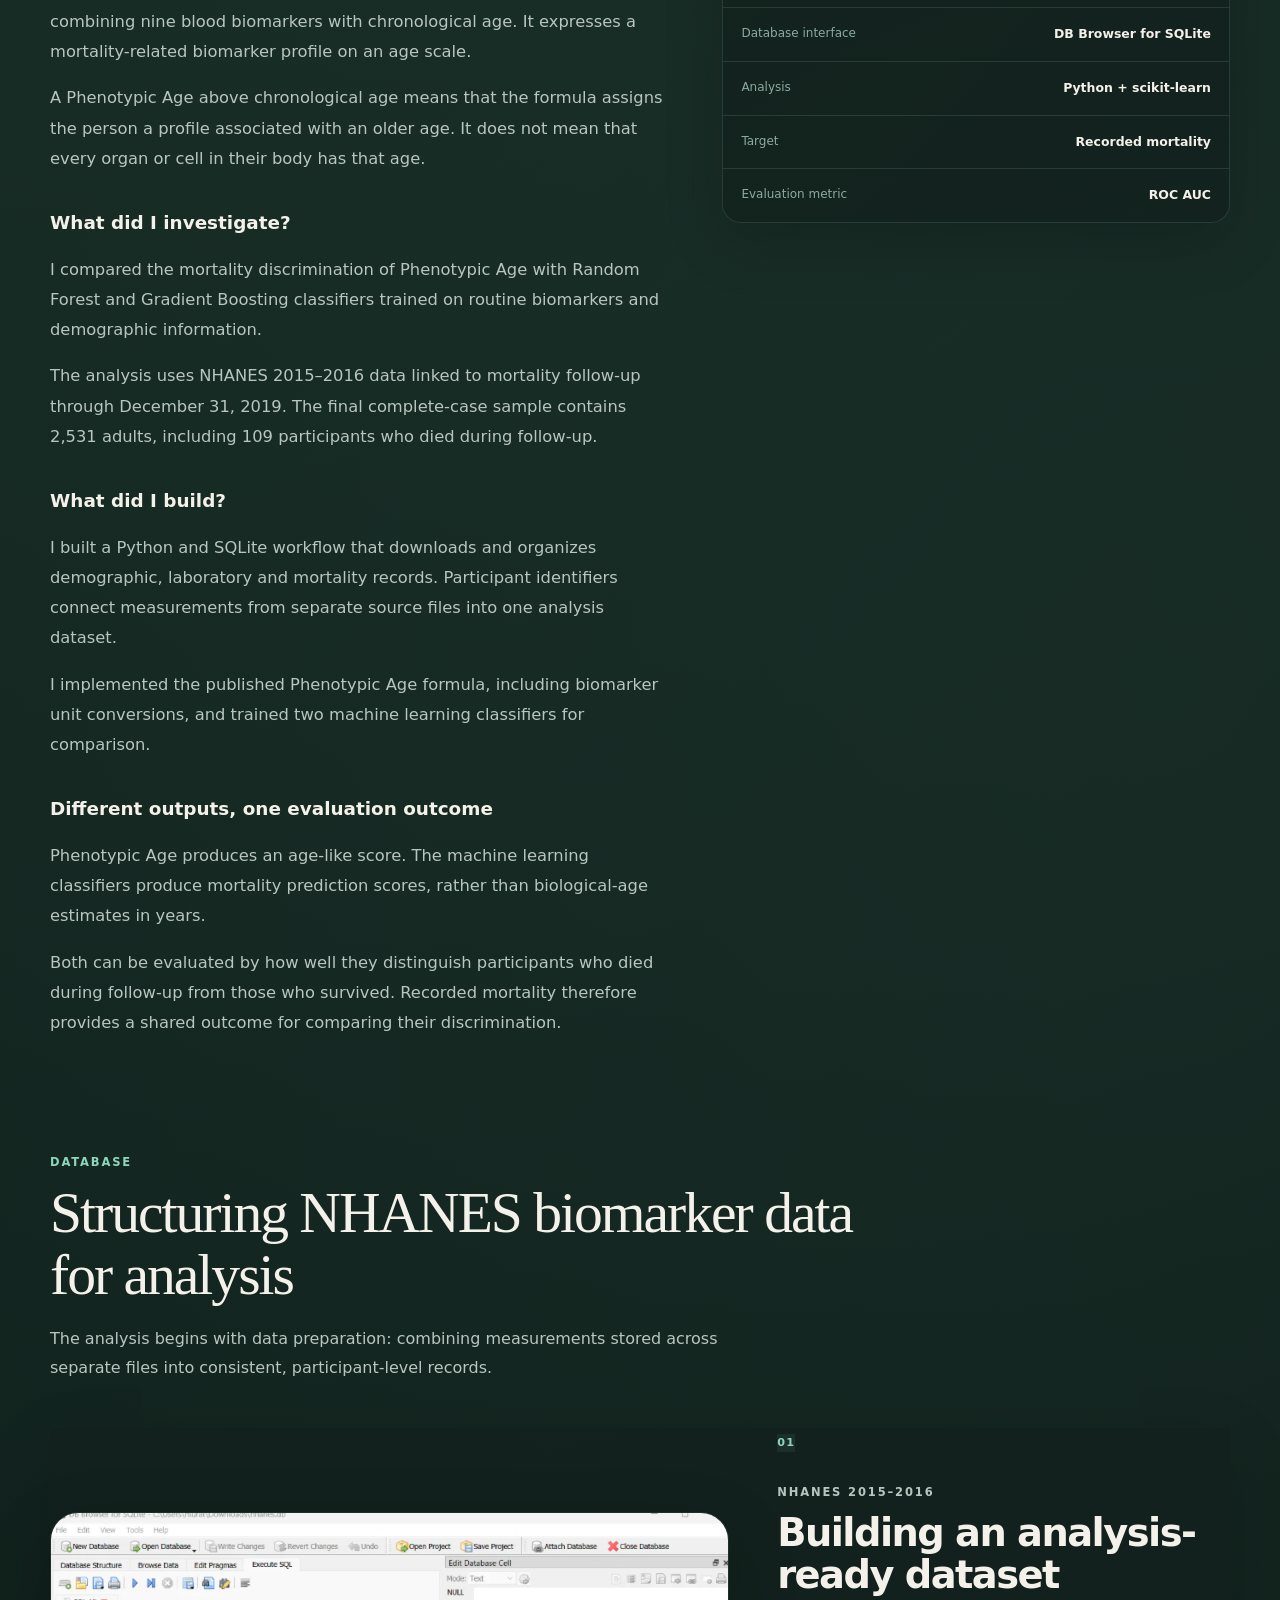
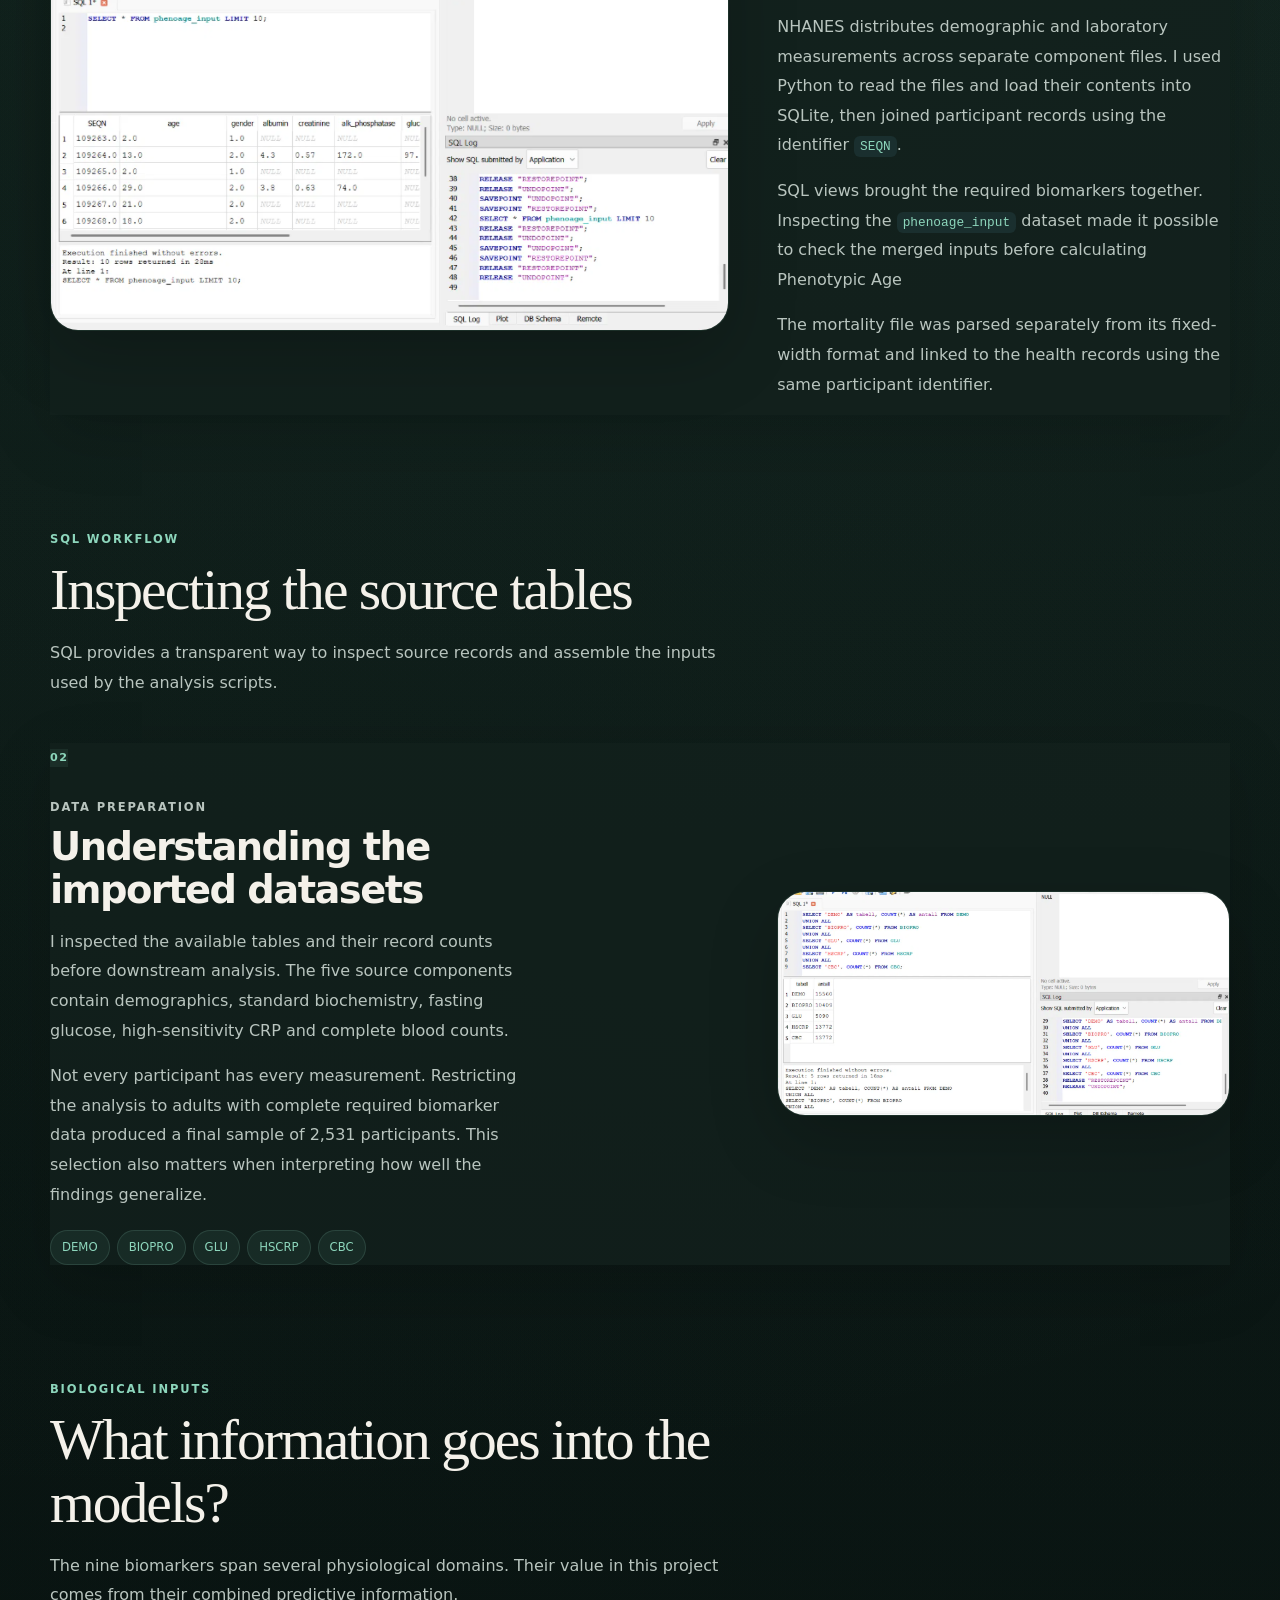
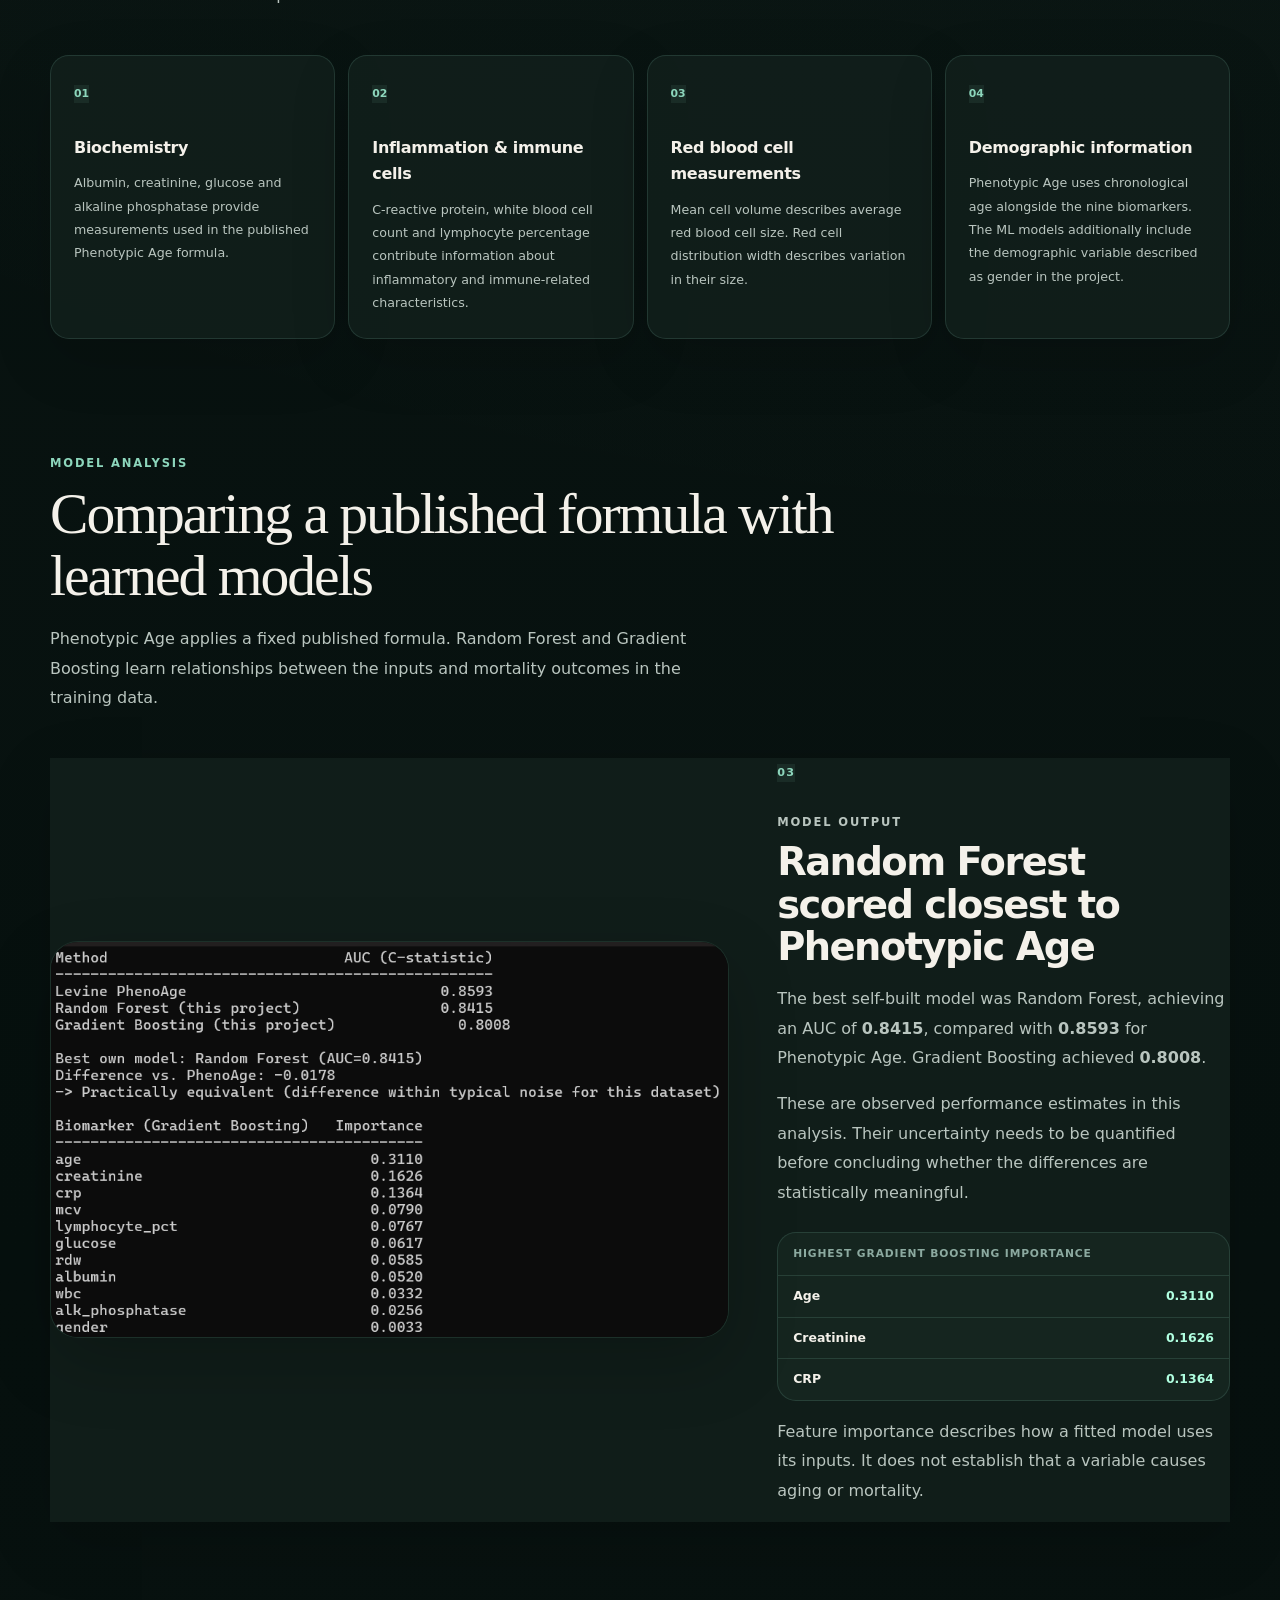
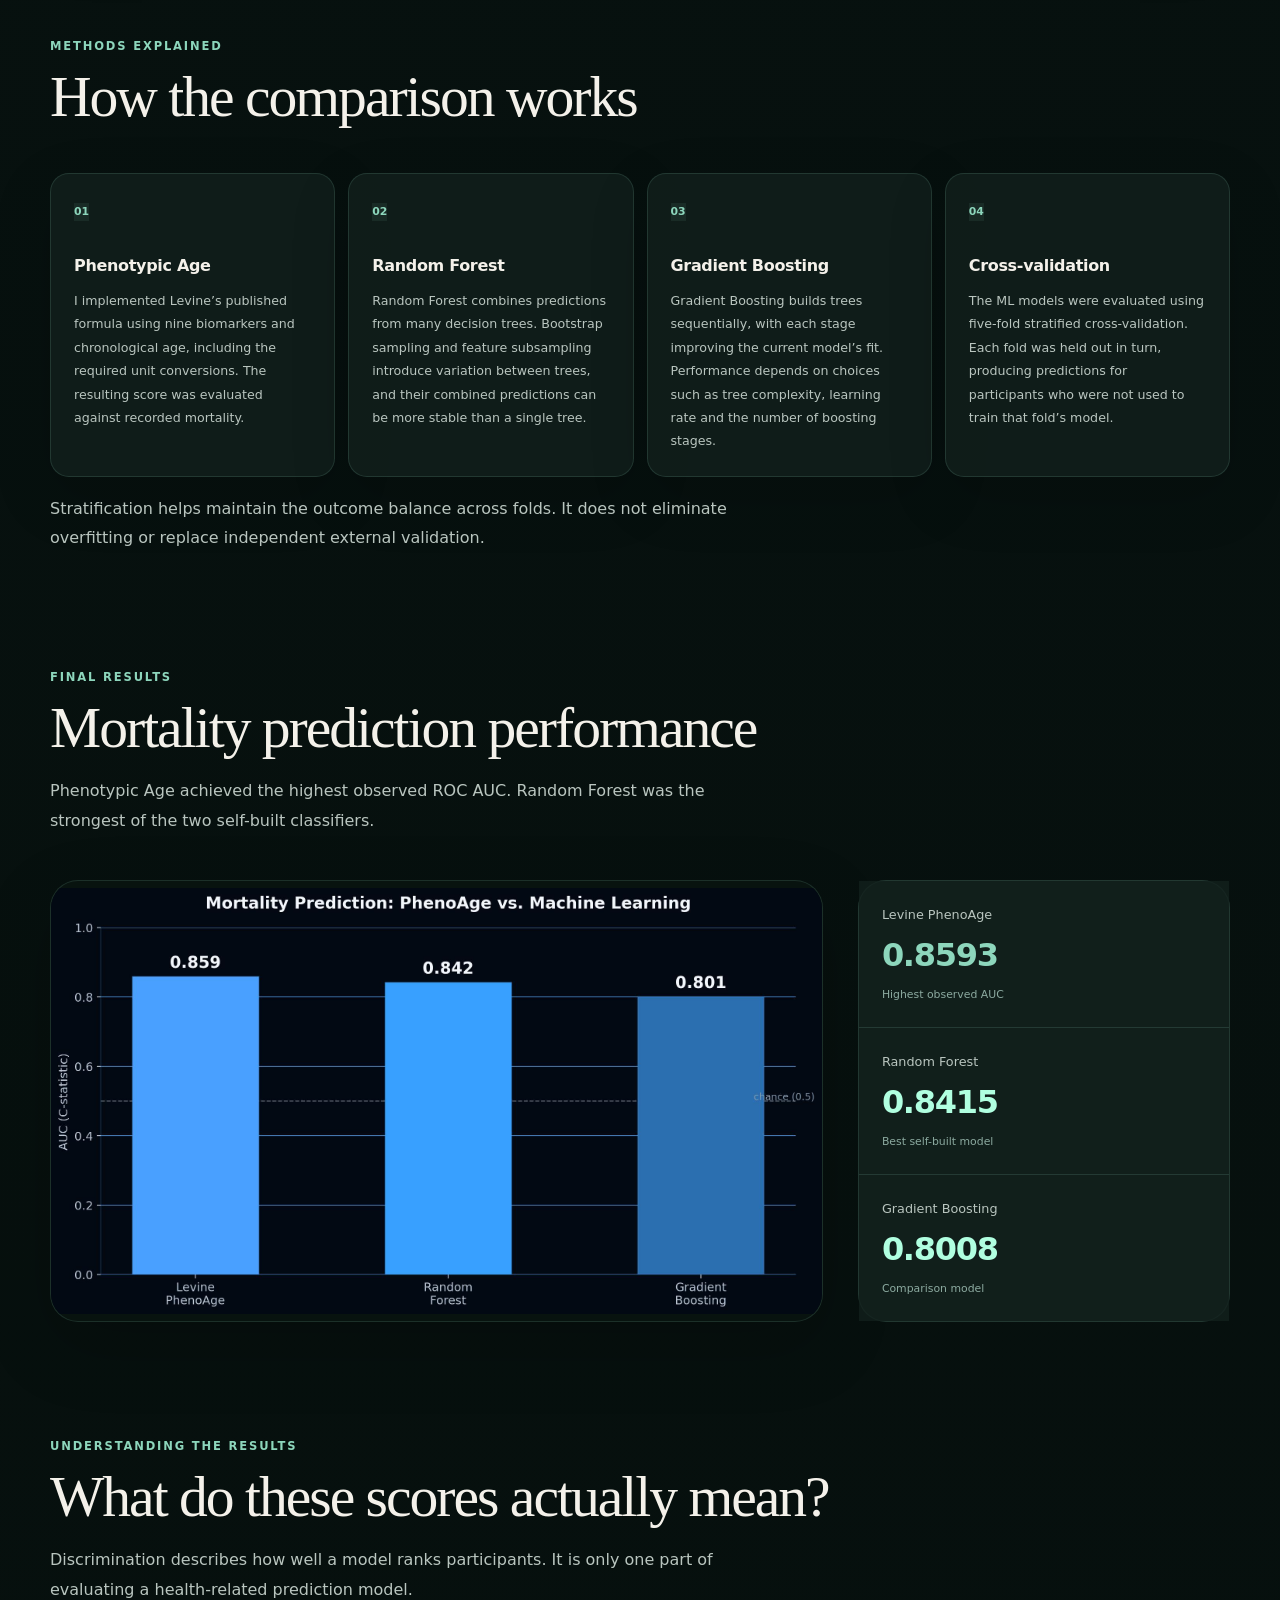
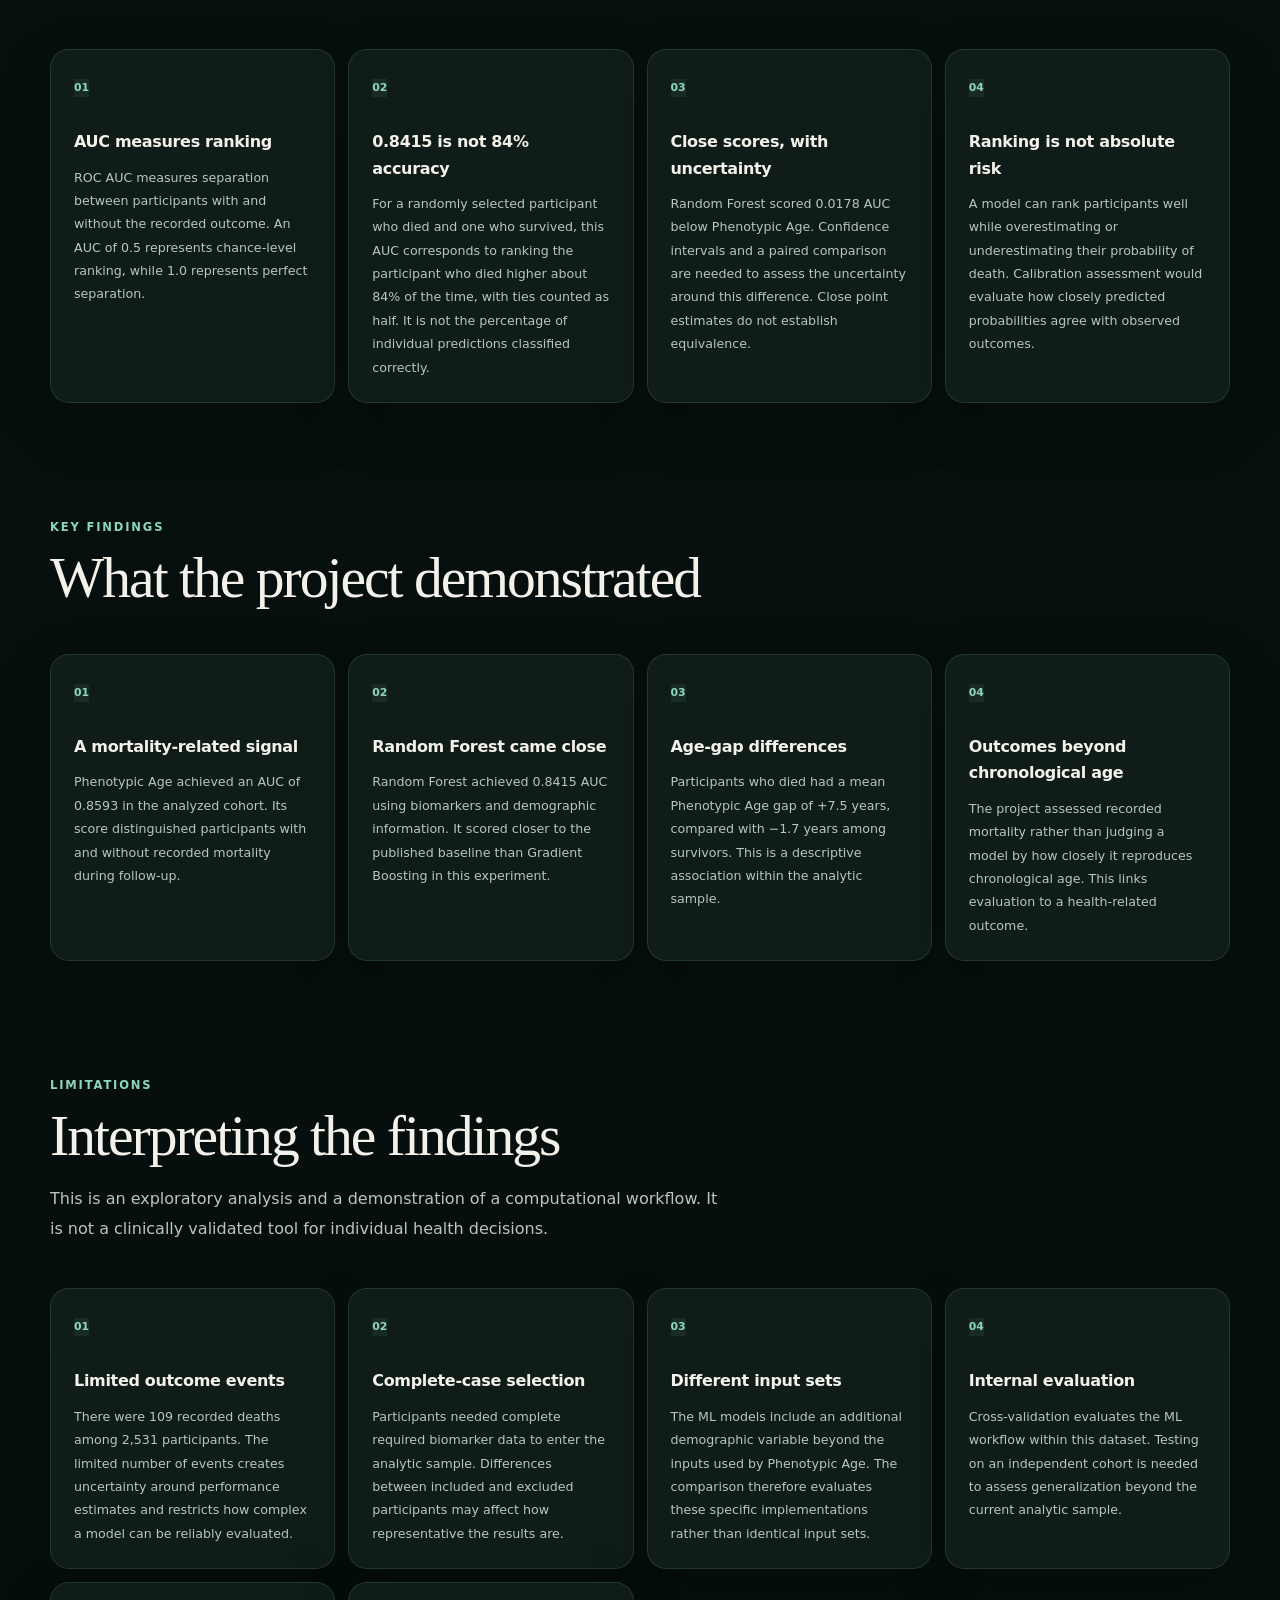
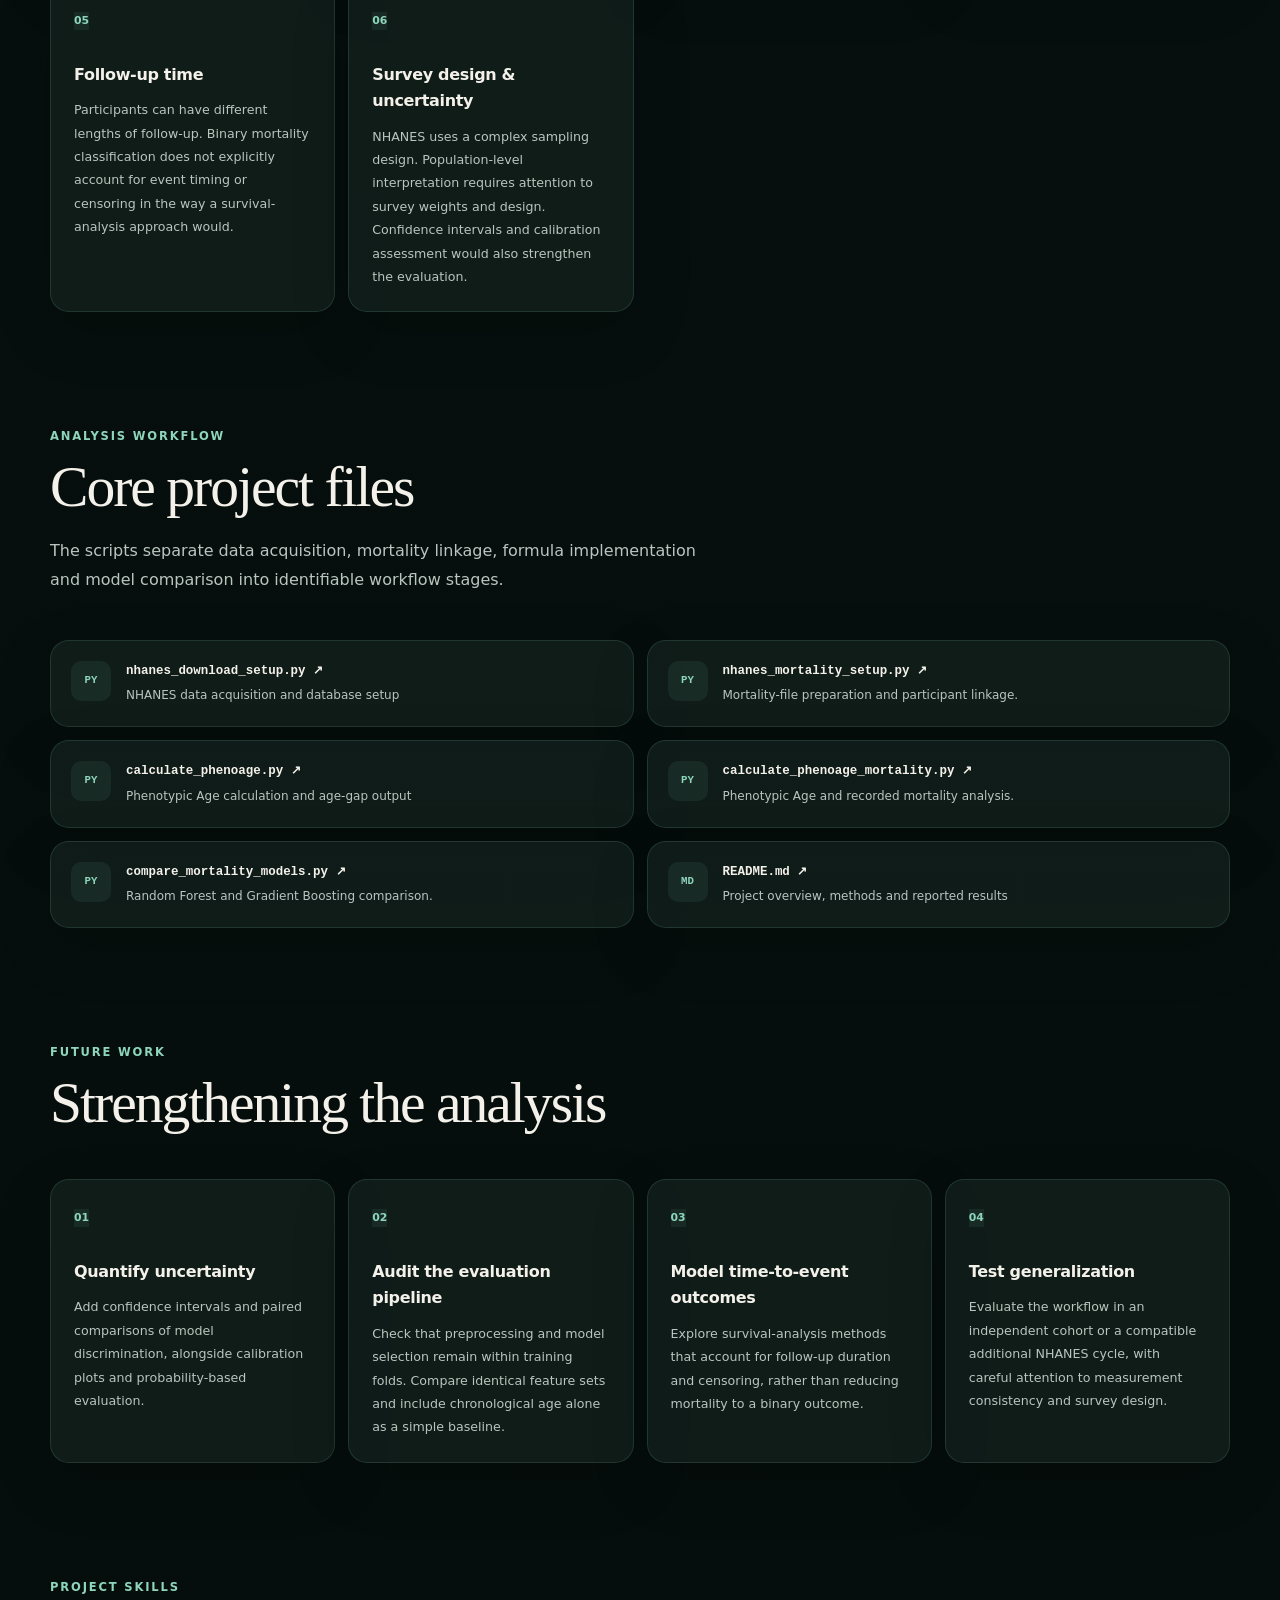
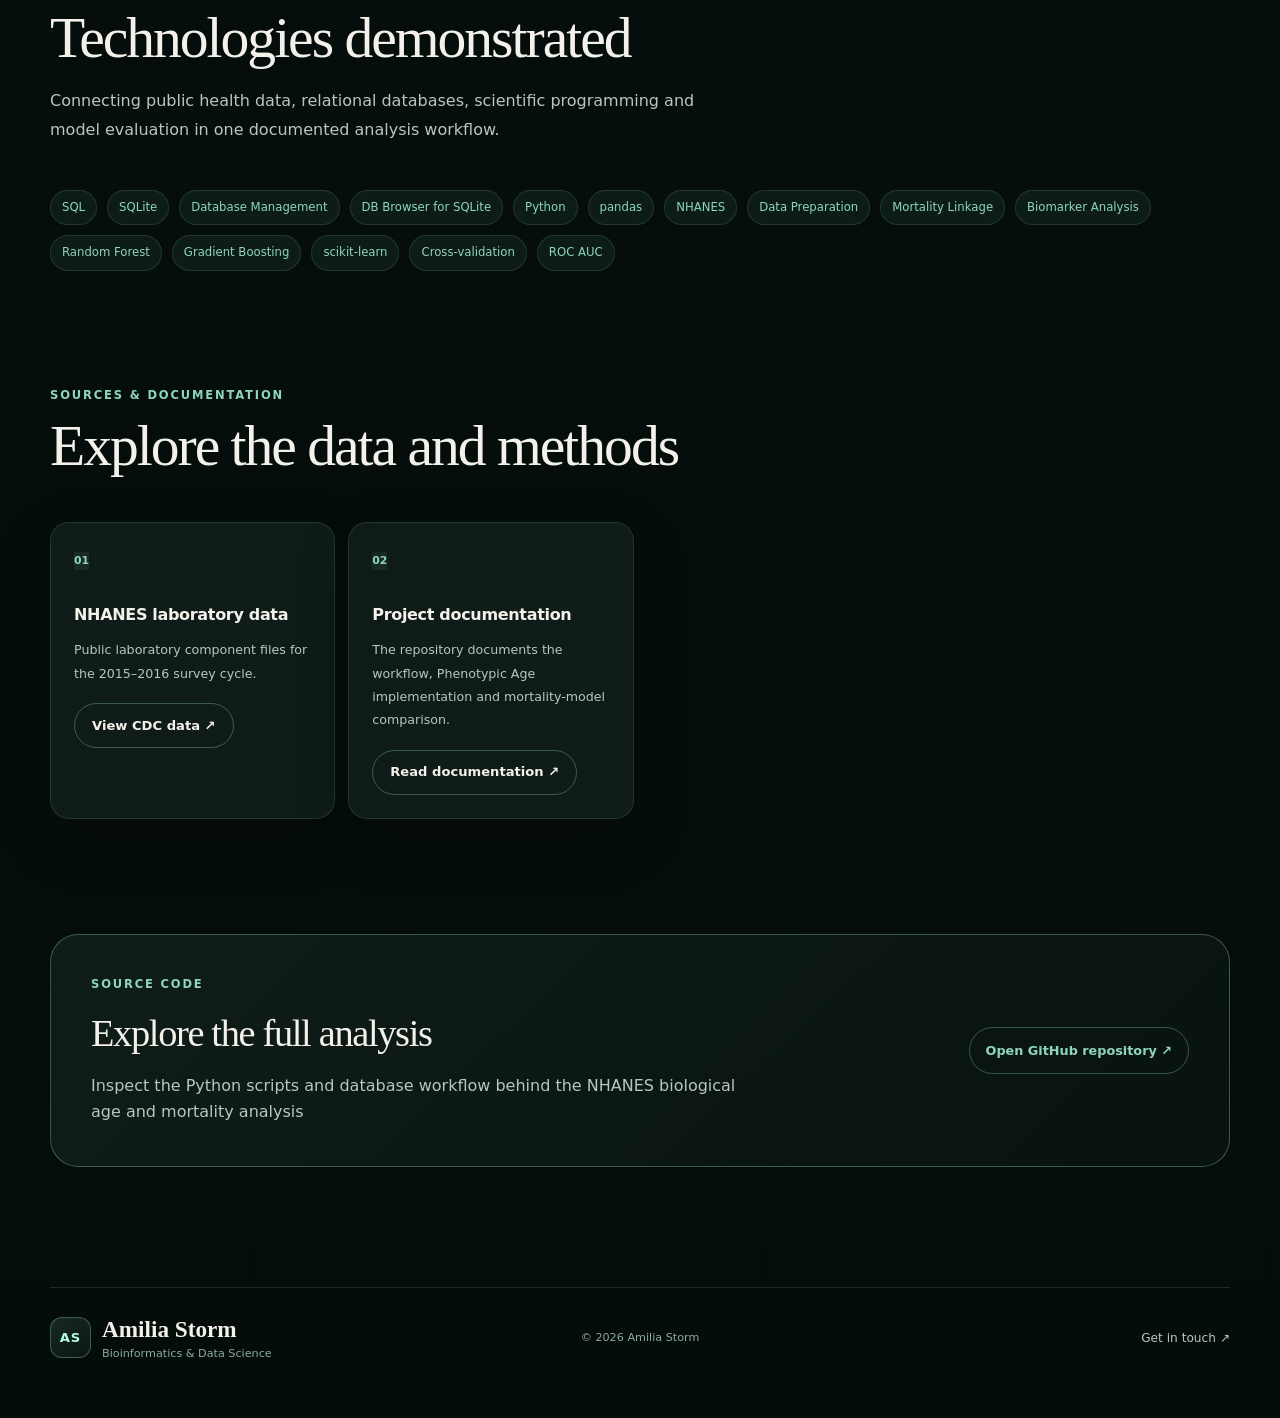
<file: biological-age-predictor.html>
<!DOCTYPE html>
<html lang="en">
<head>
  <meta charset="UTF-8" />

  <meta
    name="viewport"
    content="width=device-width, initial-scale=1.0"
  />

  <meta
    name="description"
    content="Biological Age Predictor and mortality analysis using NHANES data, SQLite, Python and machine learning."
  />

  <title>Biological Age Predictor | Amilia Storm</title>

  <link
  rel="stylesheet"
  href="./biological-age-green.css"
/>
</head>

<body>

  <!-- NAVIGATION -->
  <header class="topbar">
    <a class="brand" href="./index.html">
      <span class="brand-mark">AS</span>

      <span class="brand-text">
        <strong>Amilia Storm</strong>
        <small>Bioinformatics &amp; Data Science</small>
      </span>
    </a>

    <nav aria-label="Project navigation">
      <a href="#overview">Overview</a>
      <a href="#database">Database</a>
      <a href="#analysis">Analysis</a>
      <a href="#results">Results</a>
    </nav>

    <a
      class="github-link"
      href="https://github.com/AmiliaStorm/biological-age-predictor"
      target="_blank"
      rel="noopener noreferrer"
    >
      GitHub ↗
    </a>
  </header>

  <main>

    <!-- HERO -->
    <section class="hero shell">
      <div class="hero-copy">
        <a class="back-link" href="./index.html#projects">
          ← Back to projects
        </a>

        <p class="eyebrow">
          Bioinformatics / SQL / Machine Learning
        </p>

        <h1>
          Biological Age
          <span>Predictor &amp; Mortality Model</span>
        </h1>

        <p class="hero-description">
          Can machine learning models using routine blood biomarkers
          and demographic information approach the mortality
          discrimination of a published biological aging formula?
          I built a Python and SQLite workflow to investigate this
          question using NHANES health data and recorded mortality.
        </p>

        <div class="tag-list" aria-label="Technologies used">
          <span>SQLite</span>
          <span>DB Browser</span>
          <span>Python</span>
          <span>scikit-learn</span>
          <span>NHANES</span>
          <span>Random Forest</span>
        </div>

        <div class="hero-actions">
          <a class="button button-primary" href="#results">
            View results ↓
          </a>

          <a
            class="button button-secondary"
            href="https://github.com/AmiliaStorm/biological-age-predictor"
            target="_blank"
            rel="noopener noreferrer"
          >
            View repository ↗
          </a>
        </div>
      </div>

      <!-- MAIN RESULT PANEL -->
      <aside class="performance-panel">
        <div class="performance-header">
          <div>
            <p class="eyebrow">Mortality prediction</p>
            <h2>ROC AUC</h2>
          </div>

          <span class="status-pill">Results</span>
        </div>

        <div class="model-row model-best">
          <div class="model-name">
            <span class="model-number">01</span>

            <span>
              <strong>Phenotypic Age</strong>
              <small>Published model</small>
            </span>
          </div>

          <strong class="model-score">0.8593</strong>
        </div>

        <div class="model-row">
          <div class="model-name">
            <span class="model-number">02</span>

            <span>
              <strong>Random Forest</strong>
              <small>This project</small>
            </span>
          </div>

          <strong class="model-score">0.8415</strong>
        </div>

        <div class="model-row">
          <div class="model-name">
            <span class="model-number">03</span>

            <span>
              <strong>Gradient Boosting</strong>
              <small>This project</small>
            </span>
          </div>

          <strong class="model-score">0.8008</strong>
        </div>

        <div class="performance-note">
          Best self-built model:
          <strong>Random Forest</strong>
          — an observed difference of
          <strong>0.0178 AUC</strong>
          below Phenotypic Age.
        </div>
      </aside>
    </section>

    <!-- PROJECT PROFILE -->
    <section class="project-profile shell" aria-label="Project profile">
      <article>
        <span>Dataset</span>
        <strong>NHANES</strong>
        <small>2015–2016 cycle</small>
      </article>

      <article>
        <span>Participants</span>
        <strong>2,531</strong>
        <small>Complete-case analysis sample</small>
      </article>

      <article>
        <span>Recorded deaths</span>
        <strong>109</strong>
        <small>During mortality follow-up</small>
      </article>

      <article>
        <span>Best own model</span>
        <strong>0.8415</strong>
        <small>Random Forest AUC</small>
      </article>
    </section>

    <!-- OVERVIEW -->
    <section class="section shell" id="overview">
      <div class="section-heading">
        <p class="eyebrow">Project overview</p>

        <h2>
          From blood biomarkers to mortality prediction
        </h2>

        <p class="section-intro">
          A project connecting biological interpretation, database
          engineering and machine learning through a shared,
          measurable outcome.
        </p>
      </div>

      <div class="overview-grid">
        <div class="overview-copy">
          <h3>What does biological age mean?</h3>

          <p>
            Chronological age measures how many years someone has
            lived. Biological age attempts to describe someones
            biological condition using measurable characteristics,
            such as blood biomarkers. Different models capture
            different aspects of aging, so there is no single
            definitive biological age.
          </p>

          <p>
            This project implements Levine’s Phenotypic Age, a
            published formula combining nine blood biomarkers with
            chronological age. It expresses a mortality-related
            biomarker profile on an age scale.
          </p>

          <p>
            A Phenotypic Age above chronological age means that the
            formula assigns the person a profile associated with an
            older age. It does not mean that every organ or cell
            in their body has that age.
          </p>

          <h3>What did I investigate?</h3>

          <p>
            I compared the mortality discrimination of Phenotypic Age
            with Random Forest and Gradient Boosting classifiers
            trained on routine biomarkers and demographic information.
          </p>

          <p>
            The analysis uses NHANES 2015–2016 data linked to
            mortality follow-up through December 31, 2019. The final
            complete-case sample contains 2,531 adults, including
            109 participants who died during follow-up.
          </p>

          <h3>What did I build?</h3>

          <p>
            I built a Python and SQLite workflow that downloads and
            organizes demographic, laboratory and mortality records.
            Participant identifiers connect measurements from
            separate source files into one analysis dataset.
          </p>

          <p>
            I implemented the published Phenotypic Age formula,
            including biomarker unit conversions, and trained two
            machine learning classifiers for comparison.
          </p>

          <h3>Different outputs, one evaluation outcome</h3>

          <p>
            Phenotypic Age produces an age-like score. The machine
            learning classifiers produce mortality prediction scores,
            rather than biological-age estimates in years.
          </p>

          <p>
            Both can be evaluated by how well they distinguish
            participants who died during follow-up from those who
            survived. Recorded mortality therefore provides a shared
            outcome for comparing their discrimination.
          </p>
        </div>

        <dl class="project-details">
          <div>
            <dt>Data source</dt>
            <dd>NHANES + NCHS</dd>
          </div>

          <div>
            <dt>Survey cycle</dt>
            <dd>2015–2016</dd>
          </div>

          <div>
            <dt>Mortality follow-up</dt>
            <dd>Through December 31, 2019</dd>
          </div>

          <div>
            <dt>Database</dt>
            <dd>SQLite</dd>
          </div>

          <div>
            <dt>Database interface</dt>
            <dd>DB Browser for SQLite</dd>
          </div>

          <div>
            <dt>Analysis</dt>
            <dd>Python + scikit-learn</dd>
          </div>

          <div>
            <dt>Target</dt>
            <dd>Recorded mortality</dd>
          </div>

          <div>
            <dt>Evaluation metric</dt>
            <dd>ROC AUC</dd>
          </div>
        </dl>
      </div>
    </section>

    <!-- DATABASE -->
    <section class="section shell" id="database">
      <div class="section-heading">
        <p class="eyebrow">Database</p>

        <h2>
          Structuring NHANES biomarker data for analysis
        </h2>

        <p class="section-intro">
          The analysis begins with data preparation: combining
          measurements stored across separate files into consistent,
          participant-level records.
        </p>
      </div>

      <article class="case-study">
        <div class="case-image">
          <img
            src="./images/biological-age-database-2015-2016.jpg"
            alt="NHANES 2015–2016 biomarker dataset displayed in DB Browser for SQLite"
            loading="lazy"
          />
        </div>

        <div class="case-copy">
          <span class="section-number">01</span>
          <p class="eyebrow">NHANES 2015–2016</p>
          <h3>Building an analysis-ready dataset</h3>

          <p>
            NHANES distributes demographic and laboratory measurements
            across separate component files. I used Python to read
            the files and load their contents into SQLite, then
            joined participant records using the identifier
            <code>SEQN</code>.
          </p>

          <p>
            SQL views brought the required biomarkers together.
            Inspecting the <code>phenoage_input</code> dataset made
            it possible to check the merged inputs before calculating
            Phenotypic Age
          </p>

          <p>
            The mortality file was parsed separately from its
            fixed-width format and linked to the health records
            using the same participant identifier.
          </p>
        </div>
      </article>
    </section>

    <!-- SQL -->
    <section class="section shell">
      <div class="section-heading">
        <p class="eyebrow">SQL workflow</p>
        <h2>Inspecting the source tables</h2>

        <p class="section-intro">
          SQL provides a transparent way to inspect source records
          and assemble the inputs used by the analysis scripts.
        </p>
      </div>

      <article class="case-study case-study-reverse">
        <div class="case-image">
          <img
            src="./images/biological-age-sql-query.jpg"
            alt="SQL query inspecting NHANES source tables and record counts"
            loading="lazy"
          />
        </div>

        <div class="case-copy">
          <span class="section-number">02</span>
          <p class="eyebrow">Data preparation</p>
          <h3>Understanding the imported datasets</h3>

          <p>
            I inspected the available tables and their record counts
            before downstream analysis. The five source components
            contain demographics, standard biochemistry, fasting
            glucose, high-sensitivity CRP and complete blood counts.
          </p>

          <p>
            Not every participant has every measurement. Restricting
            the analysis to adults with complete required biomarker
            data produced a final sample of 2,531 participants.
            This selection also matters when interpreting how well
            the findings generalize.
          </p>

          <div class="source-tables">
            <span>DEMO</span>
            <span>BIOPRO</span>
            <span>GLU</span>
            <span>HSCRP</span>
            <span>CBC</span>
          </div>
        </div>
      </article>
    </section>

    <!-- BIOMARKERS -->
    <section class="section shell" id="biomarkers">
      <div class="section-heading">
        <p class="eyebrow">Biological inputs</p>
        <h2>What information goes into the models?</h2>

        <p class="section-intro">
          The nine biomarkers span several physiological domains.
          Their value in this project comes from their combined
          predictive information.
        </p>
      </div>

      <div class="findings-grid">
        <article>
          <span>01</span>
          <h3>Biochemistry</h3>

          <p>
            Albumin, creatinine, glucose and alkaline phosphatase
            provide measurements used in the published Phenotypic
            Age formula.
          </p>
        </article>

        <article>
          <span>02</span>
          <h3>Inflammation &amp; immune cells</h3>

          <p>
            C-reactive protein, white blood cell count and lymphocyte
            percentage contribute information about inflammatory
            and immune-related characteristics.
          </p>
        </article>

        <article>
          <span>03</span>
          <h3>Red blood cell measurements</h3>

          <p>
            Mean cell volume describes average red blood cell size.
            Red cell distribution width describes variation in
            their size.
          </p>
        </article>

        <article>
          <span>04</span>
          <h3>Demographic information</h3>

          <p>
            Phenotypic Age uses chronological age alongside the
            nine biomarkers. The ML models additionally include
            the demographic variable described as gender in the
            project.
          </p>
        </article>
      </div>
    </section>

    <!-- ANALYSIS -->
    <section class="section shell" id="analysis">
      <div class="section-heading">
        <p class="eyebrow">Model analysis</p>

        <h2>
          Comparing a published formula with learned models
        </h2>

        <p class="section-intro">
          Phenotypic Age applies a fixed published formula.
          Random Forest and Gradient Boosting learn relationships
          between the inputs and mortality outcomes in the
          training data.
        </p>
      </div>

      <article class="case-study">
        <div class="case-image case-image-terminal">
          <img
            src="./images/biological-age-model-output.jpg"
            alt="Python analysis output showing mortality AUC scores and Gradient Boosting feature importances"
            loading="lazy"
          />
        </div>

        <div class="case-copy">
          <span class="section-number">03</span>
          <p class="eyebrow">Model output</p>
          <h3>Random Forest scored closest to Phenotypic Age</h3>

          <p>
            The best self-built model was Random Forest, achieving
            an AUC of <strong>0.8415</strong>, compared with
            <strong>0.8593</strong> for Phenotypic Age.
            Gradient Boosting achieved <strong>0.8008</strong>.
          </p>

          <p>
            These are observed performance estimates in this
            analysis. Their uncertainty needs to be quantified
            before concluding whether the differences are
            statistically meaningful.
          </p>

          <div class="feature-box">
            <span>Highest Gradient Boosting importance</span>

            <div>
              <strong>Age</strong>
              <b>0.3110</b>
            </div>

            <div>
              <strong>Creatinine</strong>
              <b>0.1626</b>
            </div>

            <div>
              <strong>CRP</strong>
              <b>0.1364</b>
            </div>
          </div>

          <p>
            Feature importance describes how a fitted model uses
            its inputs. It does not establish that a variable
            causes aging or mortality.
          </p>
        </div>
      </article>
    </section>

    <!-- MODEL METHODS -->
    <section class="section shell">
      <div class="section-heading">
        <p class="eyebrow">Methods explained</p>
        <h2>How the comparison works</h2>
      </div>

      <div class="findings-grid">
        <article>
          <span>01</span>
          <h3>Phenotypic Age</h3>

          <p>
            I implemented Levine’s published formula using nine
            biomarkers and chronological age, including the
            required unit conversions. The resulting score was
            evaluated against recorded mortality.
          </p>
        </article>

        <article>
          <span>02</span>
          <h3>Random Forest</h3>

          <p>
            Random Forest combines predictions from many decision
            trees. Bootstrap sampling and feature subsampling
            introduce variation between trees, and their combined
            predictions can be more stable than a single tree.
          </p>
        </article>

        <article>
          <span>03</span>
          <h3>Gradient Boosting</h3>

          <p>
            Gradient Boosting builds trees sequentially, with each
            stage improving the current model’s fit. Performance
            depends on choices such as tree complexity, learning
            rate and the number of boosting stages.
          </p>
        </article>

        <article>
          <span>04</span>
          <h3>Cross-validation</h3>

          <p>
            The ML models were evaluated using five-fold stratified
            cross-validation. Each fold was held out in turn,
            producing predictions for participants who were not
            used to train that fold’s model.
          </p>
        </article>
      </div>

      <p class="section-intro">
        Stratification helps maintain the outcome balance across
        folds. It does not eliminate overfitting or replace
        independent external validation.
      </p>
    </section>

    <!-- RESULTS -->
    <section class="section shell" id="results">
      <div class="section-heading">
        <p class="eyebrow">Final results</p>
        <h2>Mortality prediction performance</h2>

        <p class="section-intro">
          Phenotypic Age achieved the highest observed ROC AUC.
          Random Forest was the strongest of the two self-built
          classifiers.
        </p>
      </div>

      <div class="result-display">
        <div class="result-image">
          <img
            src="./images/biological-age-predictor.jpg"
            alt="Mortality prediction comparison showing Phenotypic Age AUC 0.8593, Random Forest 0.8415 and Gradient Boosting 0.8008"
            loading="lazy"
          />
        </div>

        <div class="result-summary">
          <article>
            <span>Levine PhenoAge</span>
            <strong>0.8593</strong>
            <small>Highest observed AUC</small>
          </article>

          <article>
            <span>Random Forest</span>
            <strong>0.8415</strong>
            <small>Best self-built model</small>
          </article>

          <article>
            <span>Gradient Boosting</span>
            <strong>0.8008</strong>
            <small>Comparison model</small>
          </article>
        </div>
      </div>
    </section>

    <!-- INTERPRETATION -->
    <section class="section shell" id="interpretation">
      <div class="section-heading">
        <p class="eyebrow">Understanding the results</p>
        <h2>What do these scores actually mean?</h2>

        <p class="section-intro">
          Discrimination describes how well a model ranks
          participants. It is only one part of evaluating a
          health-related prediction model.
        </p>
      </div>

      <div class="findings-grid">
        <article>
          <span>01</span>
          <h3>AUC measures ranking</h3>

          <p>
            ROC AUC measures separation between participants with
            and without the recorded outcome. An AUC of 0.5
            represents chance-level ranking, while 1.0 represents
            perfect separation.
          </p>
        </article>

        <article>
          <span>02</span>
          <h3>0.8415 is not 84% accuracy</h3>

          <p>
            For a randomly selected participant who died and one
            who survived, this AUC corresponds to ranking the
            participant who died higher about 84% of the time,
            with ties counted as half. It is not the percentage
            of individual predictions classified correctly.
          </p>
        </article>

        <article>
          <span>03</span>
          <h3>Close scores, with uncertainty</h3>

          <p>
            Random Forest scored 0.0178 AUC below Phenotypic Age.
            Confidence intervals and a paired comparison are needed
            to assess the uncertainty around this difference.
            Close point estimates do not establish equivalence.
          </p>
        </article>

        <article>
          <span>04</span>
          <h3>Ranking is not absolute risk</h3>

          <p>
            A model can rank participants well while overestimating
            or underestimating their probability of death.
            Calibration assessment would evaluate how closely
            predicted probabilities agree with observed outcomes.
          </p>
        </article>
      </div>
    </section>

    <!-- FINDINGS -->
    <section class="section shell">
      <div class="section-heading">
        <p class="eyebrow">Key findings</p>
        <h2>What the project demonstrated</h2>
      </div>

      <div class="findings-grid">
        <article>
          <span>01</span>
          <h3>A mortality-related signal</h3>

          <p>
            Phenotypic Age achieved an AUC of 0.8593 in the
            analyzed cohort. Its score distinguished participants
            with and without recorded mortality during follow-up.
          </p>
        </article>

        <article>
          <span>02</span>
          <h3>Random Forest came close</h3>

          <p>
            Random Forest achieved 0.8415 AUC using biomarkers
            and demographic information. It scored closer to the
            published baseline than Gradient Boosting in this
            experiment.
          </p>
        </article>

        <article>
          <span>03</span>
          <h3>Age-gap differences</h3>

          <p>
            Participants who died had a mean Phenotypic Age gap
            of +7.5 years, compared with −1.7 years among
            survivors. This is a descriptive association within
            the analytic sample.
          </p>
        </article>

        <article>
          <span>04</span>
          <h3>Outcomes beyond chronological age</h3>

          <p>
            The project assessed recorded mortality rather than
            judging a model by how closely it reproduces
            chronological age. This links evaluation to a
            health-related outcome.
          </p>
        </article>
      </div>
    </section>

    <!-- LIMITATIONS -->
    <section class="section shell" id="limitations">
      <div class="section-heading">
        <p class="eyebrow">Limitations</p>
        <h2>Interpreting the findings</h2>

        <p class="section-intro">
          This is an exploratory analysis and a demonstration of
          a computational workflow. It is not a clinically
          validated tool for individual health decisions.
        </p>
      </div>

      <div class="findings-grid">
        <article>
          <span>01</span>
          <h3>Limited outcome events</h3>

          <p>
            There were 109 recorded deaths among 2,531 participants.
            The limited number of events creates uncertainty
            around performance estimates and restricts how
            complex a model can be reliably evaluated.
          </p>
        </article>

        <article>
          <span>02</span>
          <h3>Complete-case selection</h3>

          <p>
            Participants needed complete required biomarker data
            to enter the analytic sample. Differences between
            included and excluded participants may affect how
            representative the results are.
          </p>
        </article>

        <article>
          <span>03</span>
          <h3>Different input sets</h3>

          <p>
            The ML models include an additional demographic
            variable beyond the inputs used by Phenotypic Age.
            The comparison therefore evaluates these specific
            implementations rather than identical input sets.
          </p>
        </article>

        <article>
          <span>04</span>
          <h3>Internal evaluation</h3>

          <p>
            Cross-validation evaluates the ML workflow within
            this dataset. Testing on an independent cohort is
            needed to assess generalization beyond the current
            analytic sample.
          </p>
        </article>

        <article>
          <span>05</span>
          <h3>Follow-up time</h3>

          <p>
            Participants can have different lengths of follow-up.
            Binary mortality classification does not explicitly
            account for event timing or censoring in the way
            a survival-analysis approach would.
          </p>
        </article>

        <article>
          <span>06</span>
          <h3>Survey design &amp; uncertainty</h3>

          <p>
            NHANES uses a complex sampling design. Population-level
            interpretation requires attention to survey weights
            and design. Confidence intervals and calibration
            assessment would also strengthen the evaluation.
          </p>
        </article>
      </div>
    </section>

    <!-- WORKFLOW FILES -->
    <section class="section shell">
      <div class="section-heading">
        <p class="eyebrow">Analysis workflow</p>
        <h2>Core project files</h2>

        <p class="section-intro">
          The scripts separate data acquisition, mortality linkage,
          formula implementation and model comparison into
          identifiable workflow stages.
        </p>
      </div>

      <div class="file-grid">
        <article>
          <span>PY</span>
          <div>
            <h3>
              <a
                href="https://github.com/AmiliaStorm/biological-age-predictor/blob/main/scripts/nhanes_download_setup.py"
                target="_blank"
                rel="noopener noreferrer"
              >
                nhanes_download_setup.py ↗
              </a>
            </h3>
            <p>NHANES data acquisition and database setup</p>
          </div>
        </article>

        <article>
          <span>PY</span>
          <div>
            <h3>
              <a
                href="https://github.com/AmiliaStorm/biological-age-predictor/blob/main/scripts/nhanes_mortality_setup.py"
                target="_blank"
                rel="noopener noreferrer"
              >
                nhanes_mortality_setup.py ↗
              </a>
            </h3>
            <p>Mortality-file preparation and participant linkage.</p>
          </div>
        </article>

        <article>
          <span>PY</span>
          <div>
            <h3>
              <a
                href="https://github.com/AmiliaStorm/biological-age-predictor/blob/main/scripts/calculate_phenoage.py"
                target="_blank"
                rel="noopener noreferrer"
              >
                calculate_phenoage.py ↗
              </a>
            </h3>
            <p>Phenotypic Age calculation and age-gap output</p>
          </div>
        </article>

        <article>
          <span>PY</span>
          <div>
            <h3>
              <a
                href="https://github.com/AmiliaStorm/biological-age-predictor/blob/main/scripts/calculate_phenoage_mortality.py"
                target="_blank"
                rel="noopener noreferrer"
              >
                calculate_phenoage_mortality.py ↗
              </a>
            </h3>
            <p>Phenotypic Age and recorded mortality analysis.</p>
          </div>
        </article>

        <article>
          <span>PY</span>
          <div>
            <h3>
              <a
                href="https://github.com/AmiliaStorm/biological-age-predictor/blob/main/scripts/compare_mortality_models.py"
                target="_blank"
                rel="noopener noreferrer"
              >
                compare_mortality_models.py ↗
              </a>
            </h3>
            <p>Random Forest and Gradient Boosting comparison.</p>
          </div>
        </article>

        <article>
          <span>MD</span>
          <div>
            <h3>
              <a
                href="https://github.com/AmiliaStorm/biological-age-predictor#readme"
                target="_blank"
                rel="noopener noreferrer"
              >
                README.md ↗
              </a>
            </h3>
            <p>Project overview, methods and reported results</p>
          </div>
        </article>
      </div>
    </section>

    <!-- FUTURE WORK -->
    <section class="section shell">
      <div class="section-heading">
        <p class="eyebrow">Future work</p>
        <h2>Strengthening the analysis</h2>
      </div>

      <div class="findings-grid">
        <article>
          <span>01</span>
          <h3>Quantify uncertainty</h3>

          <p>
            Add confidence intervals and paired comparisons of
            model discrimination, alongside calibration plots
            and probability-based evaluation.
          </p>
        </article>

        <article>
          <span>02</span>
          <h3>Audit the evaluation pipeline</h3>

          <p>
            Check that preprocessing and model selection remain
            within training folds. Compare identical feature
            sets and include chronological age alone as a
            simple baseline.
          </p>
        </article>

        <article>
          <span>03</span>
          <h3>Model time-to-event outcomes</h3>

          <p>
            Explore survival-analysis methods that account for
            follow-up duration and censoring, rather than
            reducing mortality to a binary outcome.
          </p>
        </article>

        <article>
          <span>04</span>
          <h3>Test generalization</h3>

          <p>
            Evaluate the workflow in an independent cohort or
            a compatible additional NHANES cycle, with careful
            attention to measurement consistency and survey design.
          </p>
        </article>
      </div>
    </section>

    <!-- SKILLS -->
    <section class="section shell">
      <div class="section-heading">
        <p class="eyebrow">Project skills</p>
        <h2>Technologies demonstrated</h2>

        <p class="section-intro">
          Connecting public health data, relational databases,
          scientific programming and model evaluation in one
          documented analysis workflow.
        </p>
      </div>

      <div class="skills-list">
        <span>SQL</span>
        <span>SQLite</span>
        <span>Database Management</span>
        <span>DB Browser for SQLite</span>
        <span>Python</span>
        <span>pandas</span>
        <span>NHANES</span>
        <span>Data Preparation</span>
        <span>Mortality Linkage</span>
        <span>Biomarker Analysis</span>
        <span>Random Forest</span>
        <span>Gradient Boosting</span>
        <span>scikit-learn</span>
        <span>Cross-validation</span>
        <span>ROC AUC</span>
      </div>
    </section>

    <!-- SOURCES -->
    <section class="section shell" id="sources">
      <div class="section-heading">
        <p class="eyebrow">Sources &amp; documentation</p>
        <h2>Explore the data and methods</h2>
      </div>

      <div class="findings-grid">
        <article>
          <span>01</span>
          <h3>NHANES laboratory data</h3>
          <p>
            Public laboratory component files for the
            2015–2016 survey cycle.
          </p>

          <a
            class="button button-secondary"
            href="https://wwwn.cdc.gov/nchs/nhanes/search/datapage.aspx?Component=Laboratory&amp;CycleBeginYear=2015"
            target="_blank"
            rel="noopener noreferrer"
          >
            View CDC data ↗
          </a>
        </article>

        <article>
          <span>02</span>
          <h3>Project documentation</h3>
          <p>
            The repository documents the workflow, Phenotypic Age
            implementation and mortality-model comparison.
          </p>

          <a
            class="button button-secondary"
            href="https://github.com/AmiliaStorm/biological-age-predictor#readme"
            target="_blank"
            rel="noopener noreferrer"
          >
            Read documentation ↗
          </a>
        </article>
      </div>
    </section>

    <!-- GITHUB -->
    <section class="github-cta shell">
      <div>
        <p class="eyebrow">Source code</p>
        <h2>Explore the full analysis</h2>

        <p>
          Inspect the Python scripts and database workflow behind
          the NHANES biological age and mortality analysis
        </p>
      </div>

      <a
        href="https://github.com/AmiliaStorm/biological-age-predictor"
        target="_blank"
        rel="noopener noreferrer"
      >
        Open GitHub repository ↗
      </a>
    </section>

  </main>

  <!-- FOOTER -->
  <footer class="footer shell">
    <a class="brand" href="./index.html">
      <span class="brand-mark">AS</span>

      <span class="brand-text">
        <strong>Amilia Storm</strong>
        <small>Bioinformatics &amp; Data Science</small>
      </span>
    </a>

    <p>© 2026 Amilia Storm</p>

    <a href="mailto:AmiliaSt@hotmail.com">
      Get in touch ↗
    </a>
  </footer>

</body>
</html>
</file>
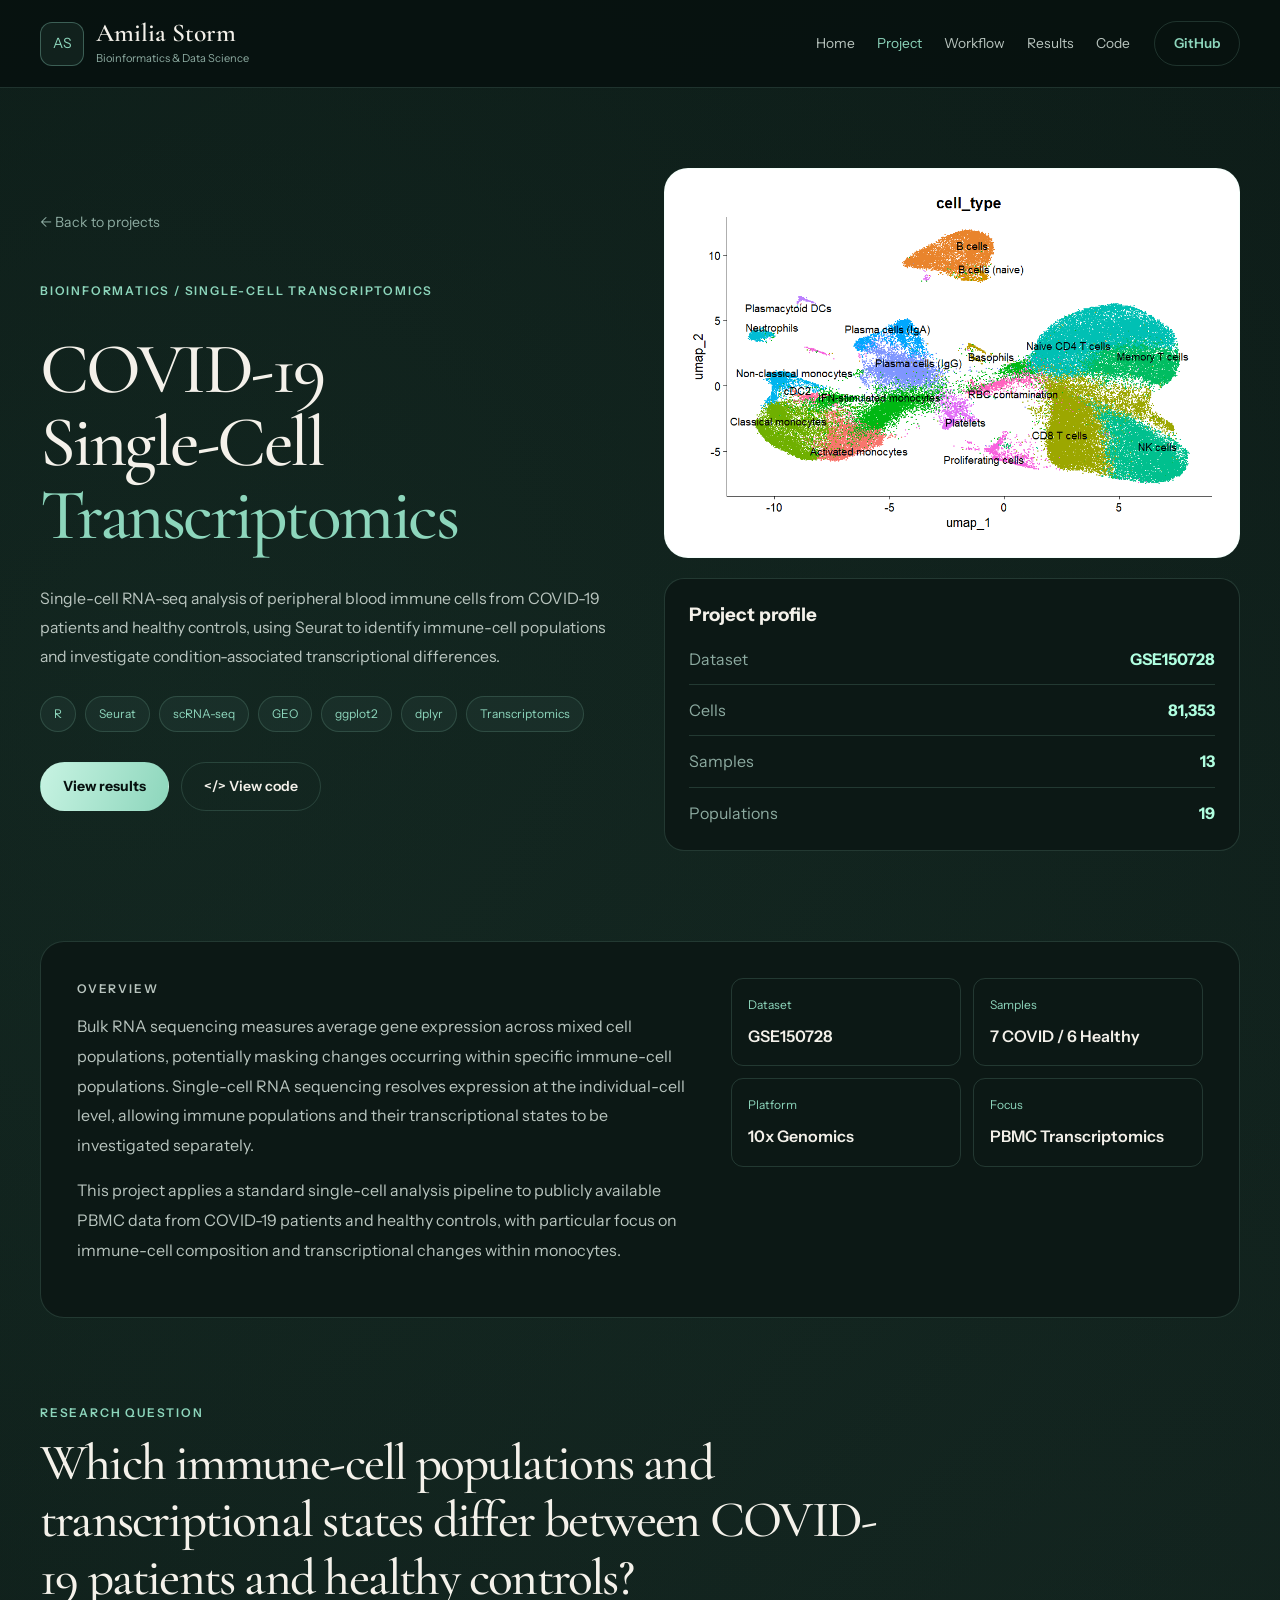
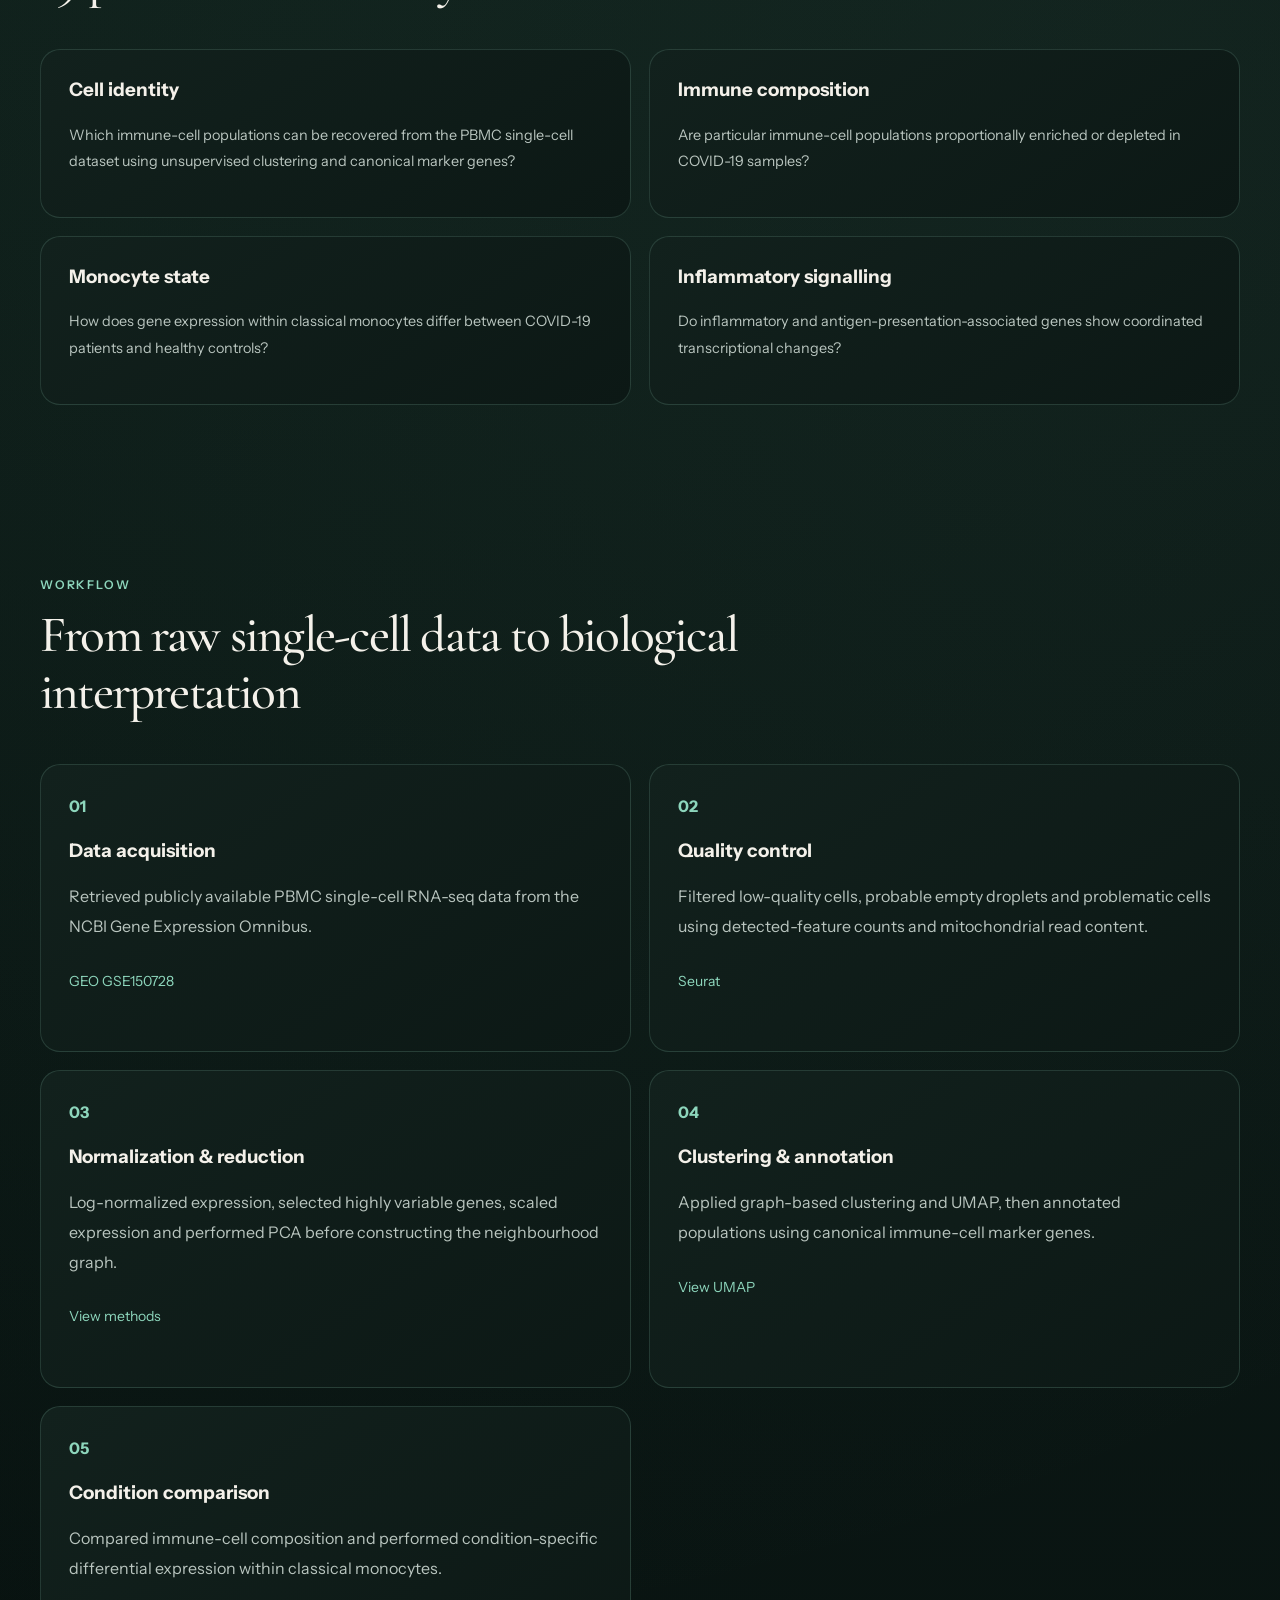
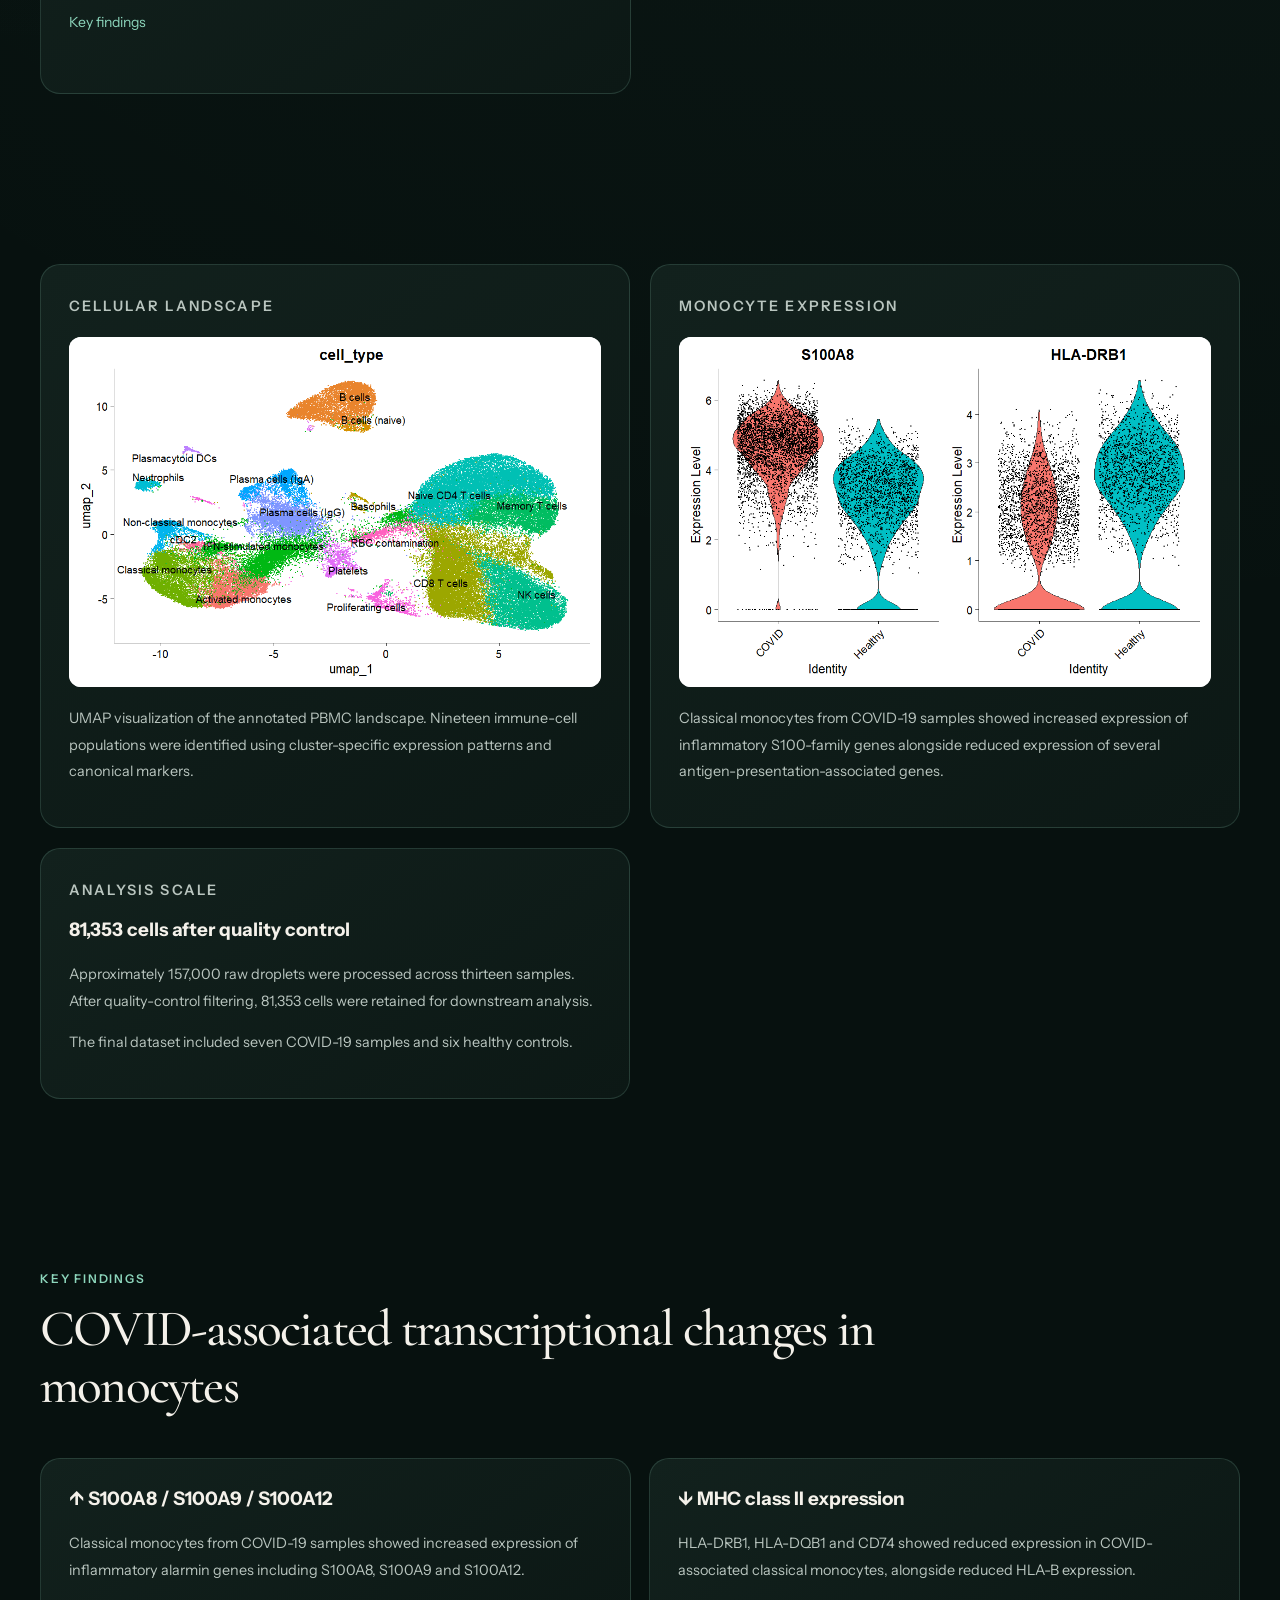
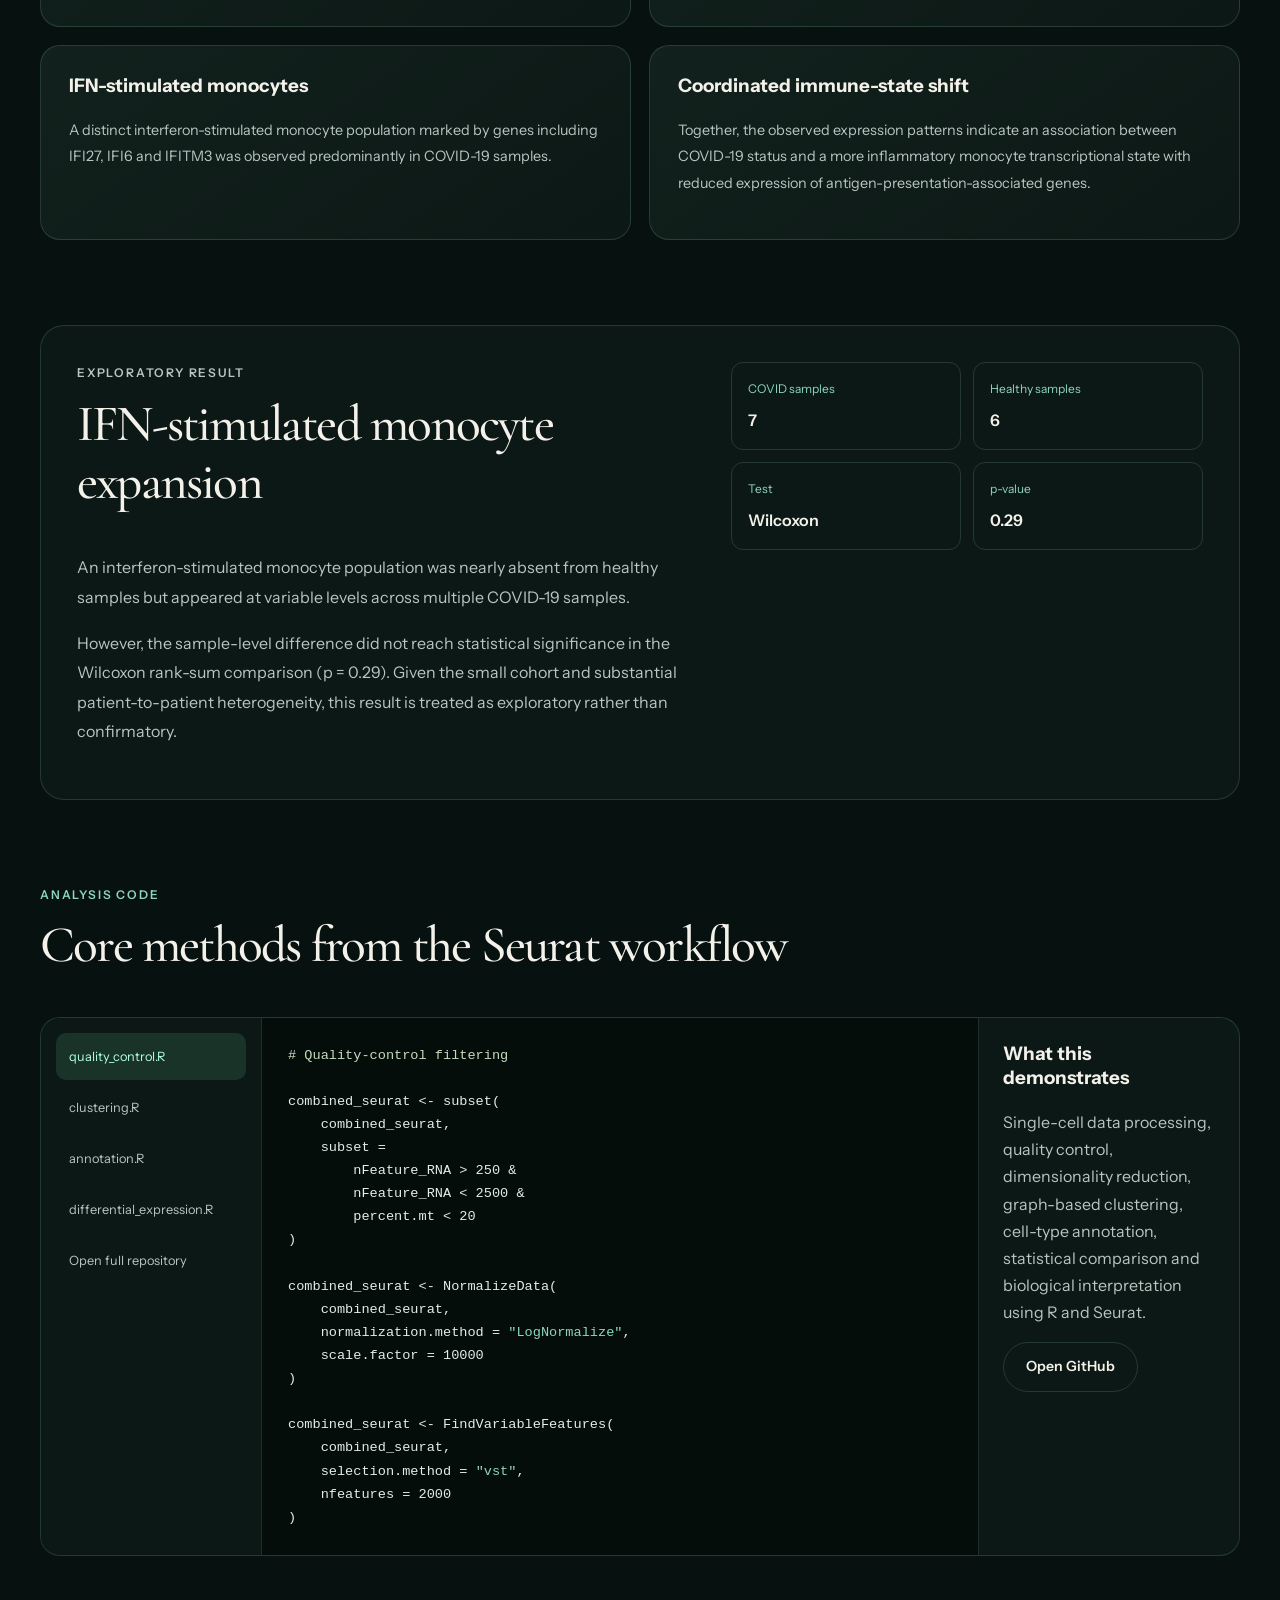
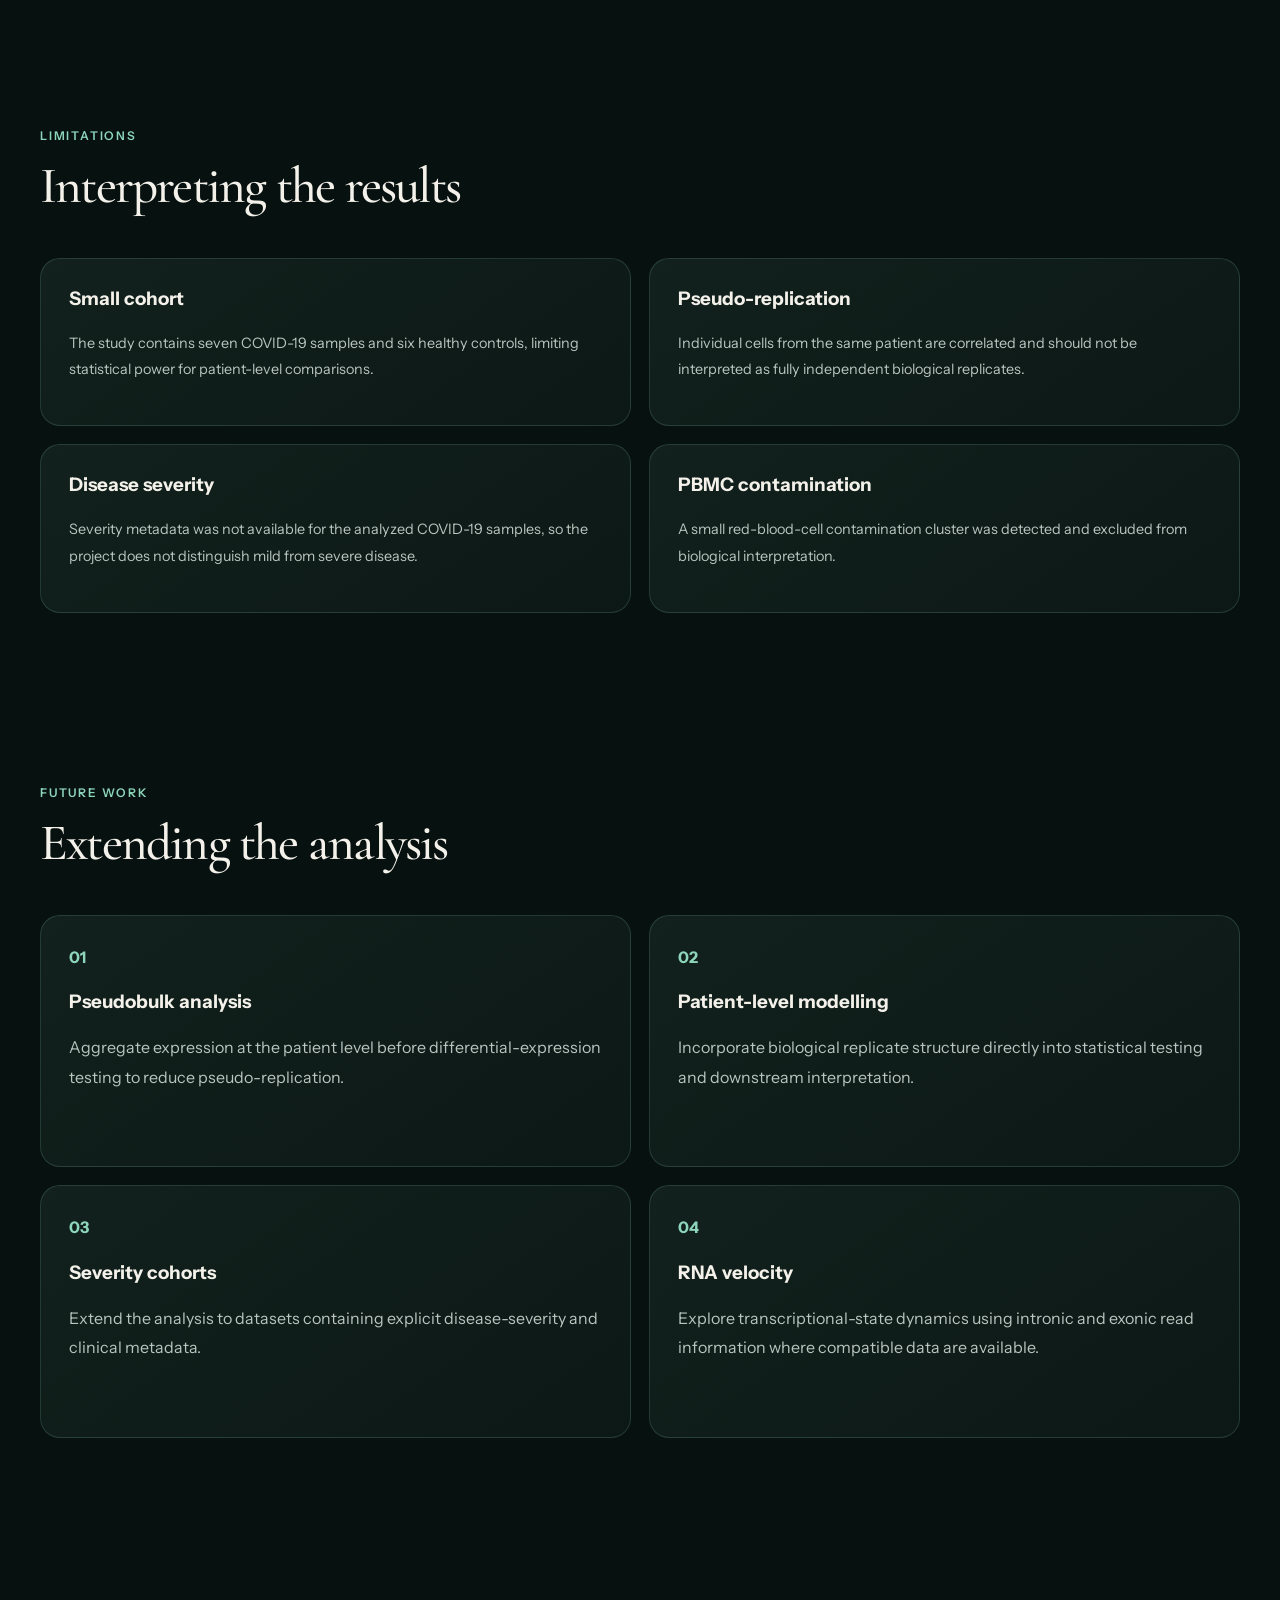
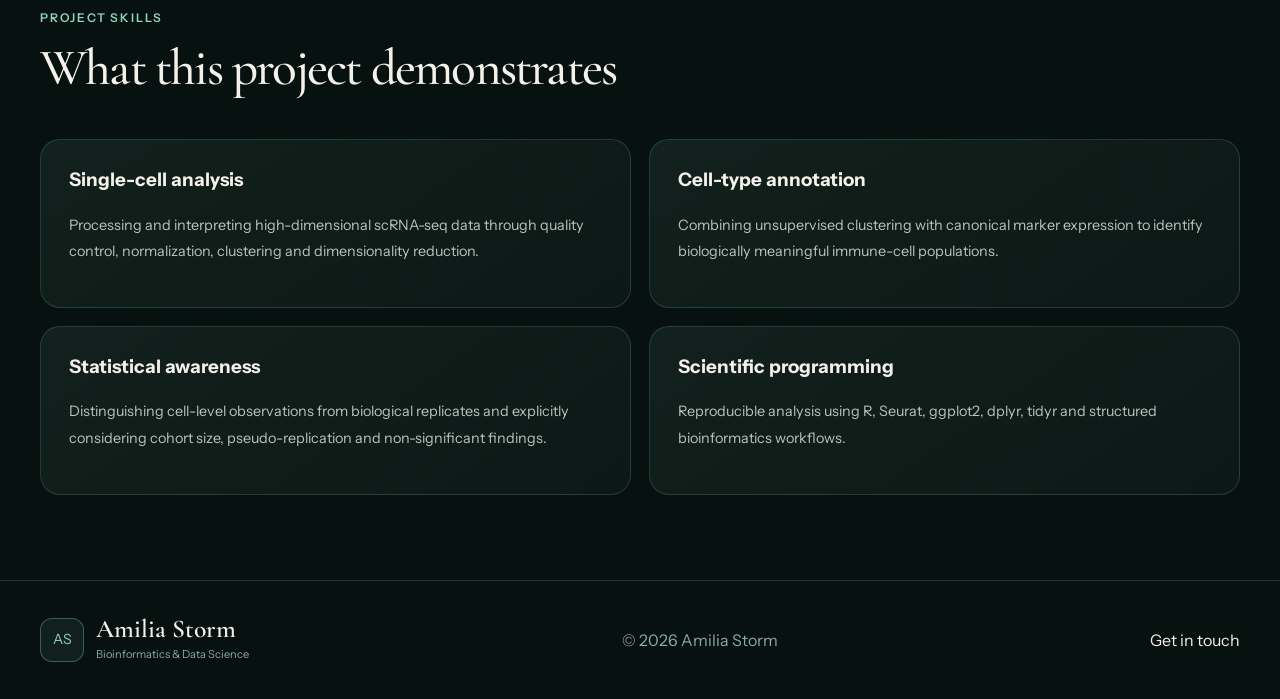
<file: covid19-scrnaseq.html>
<!DOCTYPE html>
<html lang="en">
<head>
  <meta charset="UTF-8">
  <meta name="viewport" content="width=device-width, initial-scale=1.0">
  <meta name="description" content="Single-cell RNA-seq analysis of COVID-19 and healthy PBMCs by Amilia Storm.">
  <title>COVID-19 Single-Cell Transcriptomics | Amilia Storm</title>

  <style>
    @import url("https://fonts.googleapis.com/css2?family=Instrument+Sans:wght@400;500;600;700&family=Cormorant+Garamond:wght@500;600;700&display=swap");

    /* ========================================
       GLOBAL DESIGN SYSTEM
    ======================================== */

    :root {
      --bg: #07110f;
      --surface: #0c1815;
      --surface-2: #12211d;
      --border: rgba(174,255,228,.14);
      --mint: #8dd6bc;
      --text: #f4f1ea;
      --soft: #b9c5bf;
      --muted: #8caaa0;
      --radius: 24px;
      color-scheme: dark;
    }

    *, *::before, *::after {
      box-sizing: border-box;
    }

    html {
      scroll-behavior: smooth;
      scroll-padding-top: 100px;
    }

    body {
      margin: 0;
      min-width: 320px;
      background:
        radial-gradient(circle at 12% 8%, rgba(86,167,134,.12), transparent 32%),
        radial-gradient(circle at 90% 20%, rgba(141,214,188,.06), transparent 30%),
        var(--bg);
      color: var(--text);
      font-family: "Instrument Sans", system-ui, sans-serif;
      line-height: 1.65;
    }

    ::selection {
      background: rgba(141,214,188,.28);
      color: var(--text);
    }

    a {
      color: inherit;
      text-decoration: none;
    }

    a:hover {
      color: #b0ffe0;
    }

    button {
      font: inherit;
      cursor: pointer;
    }

    img {
      display: block;
      max-width: 100%;
    }

    h1, h2, h3, p {
      margin-top: 0;
    }

    h3 {
      line-height: 1.3;
    }

    .shell {
      width: min(1200px, calc(100% - 48px));
      margin-inline: auto;
    }

    /* ========================================
       NAVIGATION
    ======================================== */

    .topbar {
      display: flex;
      align-items: center;
      gap: 24px;
      min-height: 88px;
      padding: 16px max(24px, calc((100vw - 1200px)/2));
      background: rgba(7,17,15,.94);
      border-bottom: 1px solid var(--border);
    }

    .brand {
      display: inline-flex;
      align-items: center;
      gap: 12px;
      flex-shrink: 0;
    }

    .brand > span {
      display: grid;
      place-items: center;
      width: 44px;
      height: 44px;
      border: 1px solid rgba(174,255,228,.28);
      border-radius: 12px;
      background: rgba(141,214,188,.08);
      color: var(--mint);
      font-size: .88rem;
    }

    .brand > div {
      display: flex;
      flex-direction: column;
    }

    .brand strong {
      font-family: "Cormorant Garamond", Georgia, serif;
      font-size: 1.6rem;
      font-weight: 600;
      line-height: 1;
    }

    .brand small {
      margin-top: 4px;
      color: var(--muted);
      font-size: .69rem;
    }

    .topbar nav {
      display: flex;
      align-items: center;
      flex-wrap: wrap;
      gap: 22px;
      margin-left: auto;
    }

    .topbar nav a {
      color: var(--soft);
      font-size: .86rem;
    }

    .topbar nav a.active,
    .topbar nav a:hover {
      color: var(--mint);
    }

    .github {
      padding: 10px 19px;
      border: 1px solid var(--border);
      border-radius: 999px;
      color: var(--mint);
      font-size: .85rem;
      font-weight: 600;
    }

    .github:hover {
      background: rgba(141,214,188,.08);
    }

    /* ========================================
       HERO
    ======================================== */

    .hero {
      display: grid;
      grid-template-columns: minmax(0,1fr) minmax(0,1fr);
      align-items: center;
      gap: 48px;
      padding-block: 80px 90px;
    }

    .hero-copy {
      min-width: 0;
    }

    .back {
      display: inline-block;
      margin-bottom: 46px;
      color: var(--muted);
      font-size: .88rem;
    }

    .kicker {
      color: var(--mint);
      font-size: .75rem;
      font-weight: 600;
      letter-spacing: .15em;
      text-transform: uppercase;
    }

    .hero h1,
    .heading h2,
    .overview h2 {
      font-family: "Cormorant Garamond", Georgia, serif;
      font-weight: 500;
      letter-spacing: -.035em;
    }

    .hero h1 {
      margin: 32px 0;
      font-size: clamp(3.5rem, 5.6vw, 6rem);
      line-height: 1.02;
      overflow-wrap: anywhere;
    }

    .hero h1 span {
      color: var(--mint);
    }

    .lead,
    .overview p,
    .workflow p,
    .media-card p,
    .insights p {
      color: var(--soft);
      line-height: 1.85;
    }

    .lead {
      max-width: 650px;
      font-size: .99rem;
    }

    /* ========================================
       TECHNOLOGY TAGS
    ======================================== */

    .chips {
      display: flex;
      flex-wrap: wrap;
      gap: 9px;
      margin-top: 24px;
    }

    .chips span {
      display: inline-flex;
      align-items: center;
      padding: 7px 13px;
      border: 1px solid var(--border);
      border-radius: 999px;
      background: rgba(141,214,188,.055);
      color: var(--mint);
      font-size: .75rem;
    }

    /* ========================================
       BUTTONS
    ======================================== */

    .actions {
      display: flex;
      flex-wrap: wrap;
      gap: 12px;
      margin-top: 30px;
    }

    .btn {
      display: inline-flex;
      align-items: center;
      justify-content: center;
      min-height: 46px;
      padding: 12px 22px;
      border: 1px solid var(--border);
      border-radius: 999px;
      color: var(--text);
      font-size: .88rem;
      font-weight: 600;
      text-align: center;
      transition: background-color .18s ease, transform .18s ease;
    }

    .btn:hover {
      background: rgba(141,214,188,.08);
      transform: translateY(-2px);
    }

    .btn.primary {
      background: linear-gradient(110deg, #c7f3e2, #8dd6bc);
      color: #07110f;
      border-color: transparent;
      font-weight: 700;
    }

    .btn.primary:hover {
      background: #b0ffe0;
      color: #07110f;
    }

    /* ========================================
       HERO VISUAL
    ======================================== */

    .hero-visual {
      display: flex;
      flex-direction: column;
      gap: 20px;
      min-width: 0;
    }

    .hero-visual > img {
      width: 100%;
      max-height: 460px;
      padding: 16px;
      object-fit: contain;
      background: white;
      border: 1px solid var(--border);
      border-radius: var(--radius);
    }

    .metric-panel {
      width: 100%;
      padding: 24px;
      background: var(--surface);
      border: 1px solid var(--border);
      border-radius: 20px;
    }

    .metric-panel h3 {
      margin-bottom: 18px;
    }

    .metric-panel p {
      display: flex;
      justify-content: space-between;
      gap: 15px;
      margin-bottom: 12px;
      padding-bottom: 12px;
      border-bottom: 1px solid var(--border);
    }

    .metric-panel p:last-child {
      margin-bottom: 0;
      padding-bottom: 0;
      border: 0;
    }

    .metric-panel span {
      color: var(--muted);
    }

    .metric-panel strong {
      color: #b0ffe0;
    }

    /* ========================================
       SECTIONS
    ======================================== */

    .section {
      padding-block: 85px;
    }

    .heading {
      max-width: 850px;
      margin-bottom: 35px;
    }

    .heading h2,
    .overview h2 {
      font-size: clamp(2.5rem, 4vw, 3.7rem);
      line-height: 1.12;
    }

    .card {
      padding: 36px;
      background: var(--surface);
      border: 1px solid var(--border);
      border-radius: var(--radius);
    }

    /* ========================================
       OVERVIEW
    ======================================== */

    .overview {
      display: grid;
      grid-template-columns: 1.3fr 1fr;
      align-items: start;
      gap: 40px;
    }

    .overview dl {
      display: grid;
      grid-template-columns: repeat(2, minmax(0,1fr));
      gap: 12px;
      margin: 0;
    }

    .overview dl div {
      padding: 16px;
      border: 1px solid var(--border);
      border-radius: 12px;
    }

    dt {
      margin-bottom: 8px;
      color: var(--mint);
      font-size: .75rem;
    }

    dd {
      margin: 0;
      font-weight: 600;
    }

    /* ========================================
       WORKFLOW + INSIGHT CARDS
    ======================================== */

    .workflow,
    .insights {
      display: grid;
      grid-template-columns: repeat(2, minmax(0,1fr));
      gap: 18px;
    }

    .workflow article,
    .insights article,
    .media-card {
      min-width: 0;
      padding: 28px;
      background: linear-gradient(145deg, var(--surface-2), var(--surface));
      border: 1px solid var(--border);
      border-radius: 20px;
    }

    .workflow article {
      position: relative;
      padding-bottom: 58px;
    }

    .workflow b {
      display: block;
      margin-bottom: 20px;
      color: var(--mint);
    }

    .workflow a {
      display: inline-block;
      margin-top: 12px;
      color: var(--mint);
      font-size: .875rem;
    }

    .workflow a:hover {
      text-decoration: underline;
    }

    .insights p,
    .media-card p {
      font-size: .9rem;
    }

    /* ========================================
       RESULTS
    ======================================== */

    .media-grid {
      display: grid;
      grid-template-columns: repeat(2, minmax(0,1fr));
      gap: 20px;
    }

    .media-card img {
      width: 100%;
      height: auto;
      margin-block: 18px;
      background: white;
      border-radius: 12px;
      object-fit: contain;
    }

    /* ========================================
       CODE EDITOR
    ======================================== */

    .code-layout {
      display: grid;
      grid-template-columns: minmax(0,220px) minmax(0,1fr) minmax(0,260px);
      overflow: hidden;
      background: var(--surface);
      border: 1px solid var(--border);
      border-radius: 20px;
    }

    .tabs {
      display: flex;
      flex-direction: column;
      gap: 4px;
      padding: 15px;
      background: #0c1815;
    }

    .tab,
    .tabs a {
      display: block;
      width: 100%;
      padding: 13px;
      background: transparent;
      border: 0;
      border-radius: 10px;
      color: var(--soft);
      text-align: left;
      font-size: .8rem;
      overflow-wrap: anywhere;
    }

    .tab.active,
    .tab:hover,
    .tabs a:hover {
      background: #193329;
      color: #b0ffe0;
    }

    .editor {
      min-width: 0;
      overflow: auto;
      background: #050d0b;
      border-inline: 1px solid var(--border);
    }

    .snippet {
      display: none;
    }

    .snippet.active {
      display: block;
    }

    pre {
      max-width: 100%;
      margin: 0;
      padding: 26px;
      overflow-x: auto;
      color: #e1eee7;
      font-size: .85rem;
      line-height: 1.7;
      tab-size: 2;
    }

    pre code {
      font-family: ui-monospace, SFMono-Regular, Menlo, monospace;
    }

    .snippet span {
      color: #c5dbbd;
    }

    .snippet em {
      color: var(--mint);
      font-style: normal;
    }

    .code-layout aside {
      padding: 24px;
    }

    .code-layout aside p {
      color: var(--soft);
      line-height: 1.7;
    }

    /* ========================================
       FOOTER
    ======================================== */

    footer {
      display: flex;
      align-items: center;
      justify-content: space-between;
      flex-wrap: wrap;
      gap: 20px;
      padding: 35px max(24px, calc((100vw - 1200px)/2));
      border-top: 1px solid var(--border);
    }

    footer p {
      margin: 0;
      color: var(--muted);
    }

    a:focus-visible,
    button:focus-visible {
      outline: 2px solid #b0ffe0;
      outline-offset: 5px;
    }

    /* ========================================
       RESPONSIVE DESIGN
    ======================================== */

    @media (max-width: 1050px) {
      .topbar {
        flex-wrap: wrap;
      }

      .topbar nav {
        order: 3;
        width: 100%;
        margin-left: 0;
      }

      .hero,
      .overview {
        grid-template-columns: 1fr;
      }

      .hero-visual {
        width: 100%;
        max-width: 720px;
      }

      .code-layout {
        grid-template-columns: 1fr;
      }

      .tabs {
        flex-direction: row;
        flex-wrap: wrap;
      }

      .tab,
      .tabs a {
        width: auto;
      }

      .editor {
        border-inline: 0;
        border-block: 1px solid var(--border);
      }
    }

    @media (max-width: 650px) {
      .shell {
        width: calc(100% - 30px);
      }

      .topbar {
        padding-inline: 15px;
      }

      .topbar nav {
        gap: 12px;
      }

      .brand small {
        display: none;
      }

      .hero {
        gap: 32px;
        padding-block: 48px 50px;
      }

      .hero h1 {
        font-size: clamp(3rem, 12vw, 4.5rem);
      }

      .back {
        margin-bottom: 25px;
      }

      .workflow,
      .insights,
      .media-grid {
        grid-template-columns: 1fr;
      }

      .section {
        padding-block: 55px;
      }

      .card,
      .overview {
        padding: 22px;
      }

      .overview dl {
        grid-template-columns: 1fr;
      }

      .actions {
        flex-direction: column;
      }

      .actions .btn {
        width: 100%;
      }

      pre {
        padding: 18px;
      }

      footer {
        flex-direction: column;
        align-items: flex-start;
      }
    }

    @media (prefers-reduced-motion: reduce) {
      html {
        scroll-behavior: auto;
      }

      .btn {
        transition: none;
      }

      .btn:hover {
        transform: none;
      }
    }
  </style>
</head>

<body>

  <!-- ========================================
       NAVIGATION
  ======================================== -->

  <header class="topbar" id="top">
    <a class="brand" href="./index.html">
      <span>AS</span>
      <div>
        <strong>Amilia Storm</strong>
        <small>Bioinformatics &amp; Data Science</small>
      </div>
    </a>

    <nav aria-label="Project navigation">
      <a href="./index.html">Home</a>
      <a class="active" href="#top">Project</a>
      <a href="#workflow">Workflow</a>
      <a href="#media">Results</a>
      <a href="#code">Code</a>
    </nav>

    <a class="github"
       href="https://github.com/AmiliaStorm/covid19-pbmc-scrnaseq"
       target="_blank"
       rel="noopener noreferrer">
      GitHub
    </a>
  </header>

  <main>

    <!-- ========================================
         HERO
    ======================================== -->

    <section class="hero shell">
      <div class="hero-copy">

        <a class="back" href="./index.html#projects">
          ← Back to projects
        </a>

        <p class="kicker">
          Bioinformatics / Single-Cell Transcriptomics
        </p>

        <h1>
          COVID-19<br>
          Single-Cell
          <span>Transcriptomics</span>
        </h1>

        <p class="lead">
          Single-cell RNA-seq analysis of peripheral blood immune cells
          from COVID-19 patients and healthy controls, using Seurat to
          identify immune-cell populations and investigate
          condition-associated transcriptional differences.
        </p>

        <div class="chips">
          <span>R</span>
          <span>Seurat</span>
          <span>scRNA-seq</span>
          <span>GEO</span>
          <span>ggplot2</span>
          <span>dplyr</span>
          <span>Transcriptomics</span>
        </div>

        <div class="actions">
          <a class="btn primary" href="#media">
            View results
          </a>

          <a class="btn"
             href="https://github.com/AmiliaStorm/covid19-pbmc-scrnaseq"
             target="_blank"
             rel="noopener noreferrer">
            &lt;/&gt; View code
          </a>
        </div>
      </div>

      <div class="hero-visual">
        <img
          src="./images/umap_celltypes.png"
          alt="UMAP visualization of annotated PBMC immune-cell populations"
        >

        <div class="metric-panel">
          <h3>Project profile</h3>

          <p><span>Dataset</span><strong>GSE150728</strong></p>
          <p><span>Cells</span><strong>81,353</strong></p>
          <p><span>Samples</span><strong>13</strong></p>
          <p><span>Populations</span><strong>19</strong></p>
        </div>
      </div>
    </section>

    <!-- ========================================
         OVERVIEW
    ======================================== -->

    <section class="overview shell card">
      <div>
        <p class="kicker">Overview</p>

        <p>
          Bulk RNA sequencing measures average gene expression across
          mixed cell populations, potentially masking changes occurring
          within specific immune-cell populations. Single-cell RNA
          sequencing resolves expression at the individual-cell level,
          allowing immune populations and their transcriptional states
          to be investigated separately.
        </p>

        <p>
          This project applies a standard single-cell analysis pipeline
          to publicly available PBMC data from COVID-19 patients and
          healthy controls, with particular focus on immune-cell
          composition and transcriptional changes within monocytes.
        </p>
      </div>

      <dl>
        <div><dt>Dataset</dt><dd>GSE150728</dd></div>
        <div><dt>Samples</dt><dd>7 COVID / 6 Healthy</dd></div>
        <div><dt>Platform</dt><dd>10x Genomics</dd></div>
        <div><dt>Focus</dt><dd>PBMC Transcriptomics</dd></div>
      </dl>
    </section>

    <!-- ========================================
         RESEARCH QUESTION
    ======================================== -->

    <section class="shell section">
      <div class="heading">
        <p class="kicker">Research question</p>
        <h2>
          Which immune-cell populations and transcriptional states
          differ between COVID-19 patients and healthy controls?
        </h2>
      </div>

      <div class="insights">
        <article>
          <h3>Cell identity</h3>
          <p>
            Which immune-cell populations can be recovered from the
            PBMC single-cell dataset using unsupervised clustering
            and canonical marker genes?
          </p>
        </article>

        <article>
          <h3>Immune composition</h3>
          <p>
            Are particular immune-cell populations proportionally
            enriched or depleted in COVID-19 samples?
          </p>
        </article>

        <article>
          <h3>Monocyte state</h3>
          <p>
            How does gene expression within classical monocytes differ
            between COVID-19 patients and healthy controls?
          </p>
        </article>

        <article>
          <h3>Inflammatory signalling</h3>
          <p>
            Do inflammatory and antigen-presentation-associated genes
            show coordinated transcriptional changes?
          </p>
        </article>
      </div>
    </section>

    <!-- ========================================
         WORKFLOW
    ======================================== -->

    <section class="shell section" id="workflow">
      <div class="heading">
        <p class="kicker">Workflow</p>
        <h2>From raw single-cell data to biological interpretation</h2>
      </div>

      <div class="workflow">
        <article>
          <b>01</b>
          <h3>Data acquisition</h3>
          <p>
            Retrieved publicly available PBMC single-cell RNA-seq data
            from the NCBI Gene Expression Omnibus.
          </p>
          <a href="https://www.ncbi.nlm.nih.gov/geo/query/acc.cgi?acc=GSE150728"
             target="_blank"
             rel="noopener noreferrer">
            GEO GSE150728
          </a>
        </article>

        <article>
          <b>02</b>
          <h3>Quality control</h3>
          <p>
            Filtered low-quality cells, probable empty droplets and
            problematic cells using detected-feature counts and
            mitochondrial read content.
          </p>
          <a href="https://satijalab.org/seurat/"
             target="_blank"
             rel="noopener noreferrer">
            Seurat
          </a>
        </article>

        <article>
          <b>03</b>
          <h3>Normalization &amp; reduction</h3>
          <p>
            Log-normalized expression, selected highly variable genes,
            scaled expression and performed PCA before constructing
            the neighbourhood graph.
          </p>
          <a href="#code">View methods</a>
        </article>

        <article>
          <b>04</b>
          <h3>Clustering &amp; annotation</h3>
          <p>
            Applied graph-based clustering and UMAP, then annotated
            populations using canonical immune-cell marker genes.
          </p>
          <a href="#media">View UMAP</a>
        </article>

        <article>
          <b>05</b>
          <h3>Condition comparison</h3>
          <p>
            Compared immune-cell composition and performed
            condition-specific differential expression within
            classical monocytes.
          </p>
          <a href="#findings">Key findings</a>
        </article>
      </div>
    </section>

    <!-- ========================================
         RESULTS
    ======================================== -->

    <section class="shell section media-grid" id="media">

      <article class="media-card">
        <p class="kicker">Cellular landscape</p>

        <img
          src="./images/umap_celltypes.png"
          alt="UMAP showing annotated immune-cell populations"
          loading="lazy"
        >

        <p>
          UMAP visualization of the annotated PBMC landscape.
          Nineteen immune-cell populations were identified using
          cluster-specific expression patterns and canonical markers.
        </p>
      </article>

      <article class="media-card">
        <p class="kicker">Monocyte expression</p>

        <img
          src="./images/monocyte_de_violin.png"
          alt="Violin plots comparing monocyte gene expression between COVID-19 and healthy samples"
          loading="lazy"
        >

        <p>
          Classical monocytes from COVID-19 samples showed increased
          expression of inflammatory S100-family genes alongside
          reduced expression of several antigen-presentation-associated
          genes.
        </p>
      </article>

      <article class="media-card">
        <p class="kicker">Analysis scale</p>

        <h3>81,353 cells after quality control</h3>

        <p>
          Approximately 157,000 raw droplets were processed across
          thirteen samples. After quality-control filtering,
          81,353 cells were retained for downstream analysis.
        </p>

        <p>
          The final dataset included seven COVID-19 samples
          and six healthy controls.
        </p>
      </article>

    </section>

    <!-- ========================================
         KEY FINDINGS
    ======================================== -->

    <section class="shell section" id="findings">
      <div class="heading">
        <p class="kicker">Key findings</p>
        <h2>COVID-associated transcriptional changes in monocytes</h2>
      </div>

      <div class="insights">
        <article>
          <h3>↑ S100A8 / S100A9 / S100A12</h3>
          <p>
            Classical monocytes from COVID-19 samples showed increased
            expression of inflammatory alarmin genes including
            S100A8, S100A9 and S100A12.
          </p>
        </article>

        <article>
          <h3>↓ MHC class II expression</h3>
          <p>
            HLA-DRB1, HLA-DQB1 and CD74 showed reduced expression
            in COVID-associated classical monocytes, alongside
            reduced HLA-B expression.
          </p>
        </article>

        <article>
          <h3>IFN-stimulated monocytes</h3>
          <p>
            A distinct interferon-stimulated monocyte population
            marked by genes including IFI27, IFI6 and IFITM3
            was observed predominantly in COVID-19 samples.
          </p>
        </article>

        <article>
          <h3>Coordinated immune-state shift</h3>
          <p>
            Together, the observed expression patterns indicate an
            association between COVID-19 status and a more inflammatory
            monocyte transcriptional state with reduced expression
            of antigen-presentation-associated genes.
          </p>
        </article>
      </div>
    </section>

    <!-- ========================================
         EXPLORATORY FINDING
    ======================================== -->

    <section class="overview shell card">
      <div>
        <p class="kicker">Exploratory result</p>

        <h2>IFN-stimulated monocyte expansion</h2>

        <p>
          An interferon-stimulated monocyte population was nearly absent
          from healthy samples but appeared at variable levels across
          multiple COVID-19 samples.
        </p>

        <p>
          However, the sample-level difference did not reach
          statistical significance in the Wilcoxon rank-sum comparison
          (p = 0.29). Given the small cohort and substantial
          patient-to-patient heterogeneity, this result is treated as
          exploratory rather than confirmatory.
        </p>
      </div>

      <dl>
        <div><dt>COVID samples</dt><dd>7</dd></div>
        <div><dt>Healthy samples</dt><dd>6</dd></div>
        <div><dt>Test</dt><dd>Wilcoxon</dd></div>
        <div><dt>p-value</dt><dd>0.29</dd></div>
      </dl>
    </section>

    <!-- ========================================
         INTERACTIVE CODE EDITOR
    ======================================== -->

    <section class="shell section code-section" id="code">
      <div class="heading">
        <p class="kicker">Analysis code</p>
        <h2>Core methods from the Seurat workflow</h2>
      </div>

      <div class="code-layout">

        <div class="tabs">
          <button class="tab active" type="button" data-tab="qc">
            quality_control.R
          </button>

          <button class="tab" type="button" data-tab="clustering">
            clustering.R
          </button>

          <button class="tab" type="button" data-tab="annotation">
            annotation.R
          </button>

          <button class="tab" type="button" data-tab="de">
            differential_expression.R
          </button>

          <a href="https://github.com/AmiliaStorm/covid19-pbmc-scrnaseq"
             target="_blank"
             rel="noopener noreferrer">
            Open full repository
          </a>
        </div>

        <div class="editor">

          <!-- Quality control -->
          <pre id="qc" class="snippet active"><code><span># Quality-control filtering</span>

combined_seurat &lt;- subset(
    combined_seurat,
    subset =
        nFeature_RNA &gt; 250 &amp;
        nFeature_RNA &lt; 2500 &amp;
        percent.mt &lt; 20
)

combined_seurat &lt;- NormalizeData(
    combined_seurat,
    normalization.method = <em>"LogNormalize"</em>,
    scale.factor = 10000
)

combined_seurat &lt;- FindVariableFeatures(
    combined_seurat,
    selection.method = <em>"vst"</em>,
    nfeatures = 2000
)</code></pre>

          <!-- Clustering -->
          <pre id="clustering" class="snippet"><code><span># PCA, graph construction and clustering</span>

combined_seurat &lt;- ScaleData(
    combined_seurat
)

combined_seurat &lt;- RunPCA(
    combined_seurat
)

combined_seurat &lt;- FindNeighbors(
    combined_seurat,
    dims = 1:20
)

combined_seurat &lt;- FindClusters(
    combined_seurat,
    resolution = 0.5
)

combined_seurat &lt;- RunUMAP(
    combined_seurat,
    dims = 1:20
)</code></pre>

          <!-- Annotation -->
          <pre id="annotation" class="snippet"><code><span># Identify cluster marker genes</span>

cluster_markers &lt;- FindAllMarkers(
    combined_seurat,
    only.pos = TRUE
)

DimPlot(
    combined_seurat,
    reduction = <em>"umap"</em>,
    group.by = <em>"cell_type"</em>,
    label = TRUE,
    repel = TRUE
) + NoLegend()</code></pre>

          <!-- Differential expression -->
          <pre id="de" class="snippet"><code><span># Compare conditions within monocytes</span>

monocyte_de &lt;- FindMarkers(
    monocyte_subset,
    ident.1 = <em>"COVID"</em>,
    ident.2 = <em>"Healthy"</em>,
    group.by = <em>"condition"</em>
)

VlnPlot(
    monocyte_subset,
    features = c(
        <em>"S100A8"</em>,
        <em>"HLA-DRB1"</em>
    ),
    group.by = <em>"condition"</em>,
    pt.size = 0.1
)</code></pre>

        </div>

        <aside>
          <h3>What this demonstrates</h3>

          <p>
            Single-cell data processing, quality control,
            dimensionality reduction, graph-based clustering,
            cell-type annotation, statistical comparison and
            biological interpretation using R and Seurat.
          </p>

          <a class="btn"
             href="https://github.com/AmiliaStorm/covid19-pbmc-scrnaseq"
             target="_blank"
             rel="noopener noreferrer">
            Open GitHub
          </a>
        </aside>

      </div>
    </section>

    <!-- ========================================
         LIMITATIONS
    ======================================== -->

    <section class="shell section">
      <div class="heading">
        <p class="kicker">Limitations</p>
        <h2>Interpreting the results</h2>
      </div>

      <div class="insights">
        <article>
          <h3>Small cohort</h3>
          <p>
            The study contains seven COVID-19 samples and six healthy
            controls, limiting statistical power for patient-level comparisons.
          </p>
        </article>

        <article>
          <h3>Pseudo-replication</h3>
          <p>
            Individual cells from the same patient are correlated and
            should not be interpreted as fully independent biological replicates.
          </p>
        </article>

        <article>
          <h3>Disease severity</h3>
          <p>
            Severity metadata was not available for the analyzed
            COVID-19 samples, so the project does not distinguish
            mild from severe disease.
          </p>
        </article>

        <article>
          <h3>PBMC contamination</h3>
          <p>
            A small red-blood-cell contamination cluster was detected
            and excluded from biological interpretation.
          </p>
        </article>
      </div>
    </section>

    <!-- ========================================
         FUTURE WORK
    ======================================== -->

    <section class="shell section">
      <div class="heading">
        <p class="kicker">Future work</p>
        <h2>Extending the analysis</h2>
      </div>

      <div class="workflow">
        <article>
          <b>01</b>
          <h3>Pseudobulk analysis</h3>
          <p>
            Aggregate expression at the patient level before
            differential-expression testing to reduce pseudo-replication.
          </p>
        </article>

        <article>
          <b>02</b>
          <h3>Patient-level modelling</h3>
          <p>
            Incorporate biological replicate structure directly into
            statistical testing and downstream interpretation.
          </p>
        </article>

        <article>
          <b>03</b>
          <h3>Severity cohorts</h3>
          <p>
            Extend the analysis to datasets containing explicit
            disease-severity and clinical metadata.
          </p>
        </article>

        <article>
          <b>04</b>
          <h3>RNA velocity</h3>
          <p>
            Explore transcriptional-state dynamics using intronic
            and exonic read information where compatible data are available.
          </p>
        </article>
      </div>
    </section>

    <!-- ========================================
         PROJECT SKILLS
    ======================================== -->

    <section class="shell section">
      <div class="heading">
        <p class="kicker">Project skills</p>
        <h2>What this project demonstrates</h2>
      </div>

      <div class="insights">
        <article>
          <h3>Single-cell analysis</h3>
          <p>
            Processing and interpreting high-dimensional scRNA-seq data
            through quality control, normalization, clustering
            and dimensionality reduction.
          </p>
        </article>

        <article>
          <h3>Cell-type annotation</h3>
          <p>
            Combining unsupervised clustering with canonical marker
            expression to identify biologically meaningful
            immune-cell populations.
          </p>
        </article>

        <article>
          <h3>Statistical awareness</h3>
          <p>
            Distinguishing cell-level observations from biological
            replicates and explicitly considering cohort size,
            pseudo-replication and non-significant findings.
          </p>
        </article>

        <article>
          <h3>Scientific programming</h3>
          <p>
            Reproducible analysis using R, Seurat, ggplot2, dplyr,
            tidyr and structured bioinformatics workflows.
          </p>
        </article>
      </div>
    </section>

  </main>

  <!-- ========================================
       FOOTER
  ======================================== -->

  <footer>
    <a class="brand" href="#top">
      <span>AS</span>
      <div>
        <strong>Amilia Storm</strong>
        <small>Bioinformatics &amp; Data Science</small>
      </div>
    </a>

    <p>© 2026 Amilia Storm</p>

    <a href="mailto:AmiliaSt@hotmail.com">
      Get in touch
    </a>
  </footer>

  <!-- ========================================
       JAVASCRIPT — INTERACTIVE CODE TABS
  ======================================== -->

  <script>
    document.addEventListener("DOMContentLoaded", () => {
      const tabs = document.querySelectorAll(
        ".tabs .tab[data-tab]"
      );

      const snippets = document.querySelectorAll(
        ".editor .snippet"
      );

      tabs.forEach((tab) => {
        tab.setAttribute(
          "aria-pressed",
          String(tab.classList.contains("active"))
        );

        tab.addEventListener("click", () => {
          const target = tab.dataset.tab;

          tabs.forEach((item) => {
            const selected = item === tab;

            item.classList.toggle("active", selected);

            item.setAttribute(
              "aria-pressed",
              String(selected)
            );
          });

          snippets.forEach((snippet) => {
            const selected = snippet.id === target;

            snippet.classList.toggle("active", selected);
            snippet.hidden = !selected;
          });
        });
      });

      snippets.forEach((snippet) => {
        snippet.hidden = !snippet.classList.contains("active");
      });
    });
  </script>

</body>
</html>
</file>
<file: biological-age-green.css>
/* =========================================================
   BIOLOGICAL AGE PREDICTOR
   Case Study
========================================================= */

:root {
  --bg: #050b14;
  --bg-soft: #08111e;

  --panel: rgba(13, 25, 42, 0.78);
  --panel-strong: rgba(15, 30, 49, 0.92);

  --border: rgba(145, 185, 220, 0.14);
  --border-highlight: rgba(112, 215, 247, 0.28);

  --text: #f4f7fb;
  --text-soft: #a8b8c9;
  --text-muted: #718296;

  --cyan: #72d9f7;
  --blue: #83bfff;
  --violet: #9b8cff;
  --green: #79dfba;

  --radius-xl: 28px;
  --radius-lg: 19px;
  --radius-md: 12px;

  --shell: 1180px;
}


/* =========================================================
   RESET
========================================================= */

* {
  box-sizing: border-box;
}


html {
  scroll-behavior: smooth;
}


body {
  margin: 0;

  min-height: 100vh;

  background:
    radial-gradient(
      circle at 10% 8%,
      rgba(54, 154, 215, 0.12),
      transparent 28%
    ),

    radial-gradient(
      circle at 90% 18%,
      rgba(137, 102, 236, 0.09),
      transparent 27%
    ),

    linear-gradient(
      180deg,
      #07111e 0%,
      var(--bg) 45%,
      #04080f 100%
    );

  color: var(--text);

  font-family:
    Inter,
    system-ui,
    -apple-system,
    BlinkMacSystemFont,
    "Segoe UI",
    sans-serif;

  line-height: 1.65;

  -webkit-font-smoothing: antialiased;
}


body::before {
  content: "";

  position: fixed;

  inset: 0;

  pointer-events: none;

  opacity: 0.18;

  background-image:
    linear-gradient(
      rgba(255, 255, 255, 0.025) 1px,
      transparent 1px
    ),

    linear-gradient(
      90deg,
      rgba(255, 255, 255, 0.025) 1px,
      transparent 1px
    );

  background-size: 48px 48px;

  mask-image:
    linear-gradient(
      to bottom,
      black,
      transparent 84%
    );
}


a {
  color: inherit;

  text-decoration: none;
}


img {
  display: block;

  width: 100%;

  max-width: 100%;
}


code {
  font-family:
    "SFMono-Regular",
    Consolas,
    "Liberation Mono",
    monospace;
}


::selection {
  background:
    rgba(114, 217, 247, 0.25);

  color: white;
}


/* =========================================================
   LAYOUT
========================================================= */

.shell {
  width:
    min(
      calc(100% - 48px),
      var(--shell)
    );

  margin-inline: auto;
}


.section {
  padding-top: 115px;
}


.section-heading {
  max-width: 810px;

  margin-bottom: 45px;
}


.eyebrow {
  margin: 0;

  color: var(--cyan);

  font-size: 0.72rem;

  font-weight: 800;

  letter-spacing: 0.15em;

  text-transform: uppercase;
}


.section-heading h2 {
  margin:
    10px 0
    0;

  font-size:
    clamp(
      2rem,
      4vw,
      3.55rem
    );

  line-height: 1.08;

  letter-spacing: -0.055em;
}


.section-intro {
  max-width: 680px;

  margin:
    17px 0
    0;

  color: var(--text-soft);

  font-size: 1rem;
}


/* =========================================================
   TOPBAR
========================================================= */

.topbar {
  position: sticky;

  top: 0;

  z-index: 100;

  display: grid;

  grid-template-columns:
    minmax(220px, 1fr)
    auto
    minmax(220px, 1fr);

  align-items: center;

  width:
    min(
      calc(100% - 48px),
      1260px
    );

  margin:
    18px auto
    0;

  padding:
    13px
    16px;

  border:
    1px solid
    rgba(255, 255, 255, 0.075);

  border-radius: 17px;

  background:
    rgba(6, 13, 23, 0.8);

  backdrop-filter:
    blur(18px);

  box-shadow:
    0 14px 44px
    rgba(0, 0, 0, 0.22);
}


.brand {
  display: flex;

  align-items: center;

  gap: 11px;

  width: fit-content;
}


.brand-mark {
  display: grid;

  place-items: center;

  width: 41px;

  height: 41px;

  flex: 0 0 auto;

  border:
    1px solid
    rgba(114, 217, 247, 0.24);

  border-radius: 12px;

  background:
    linear-gradient(
      145deg,
      rgba(114, 217, 247, 0.13),
      rgba(155, 140, 255, 0.08)
    );

  color: var(--cyan);

  font-size: 0.82rem;

  font-weight: 900;

  letter-spacing: 0.08em;
}


.brand-text {
  display: flex;

  flex-direction: column;

  line-height: 1.2;
}


.brand-text strong {
  font-size: 0.92rem;
}


.brand-text small {
  margin-top: 3px;

  color: var(--text-muted);

  font-size: 0.7rem;
}


.topbar nav {
  display: flex;

  gap: 4px;
}


.topbar nav a {
  padding:
    8px
    11px;

  border-radius: 8px;

  color: var(--text-soft);

  font-size: 0.8rem;
}


.topbar nav a:hover {
  background:
    rgba(255, 255, 255, 0.05);

  color: white;
}


.github-link {
  justify-self: end;

  padding:
    9px
    12px;

  border:
    1px solid
    var(--border);

  border-radius: 9px;

  color: var(--text-soft);

  font-size: 0.8rem;

  font-weight: 700;

  transition:
    color 160ms ease,
    border-color 160ms ease;
}


.github-link:hover {
  color: white;

  border-color:
    var(--border-highlight);
}


/* =========================================================
   HERO
========================================================= */

.hero {
  display: grid;

  grid-template-columns:
    minmax(0, 1.08fr)
    minmax(390px, 0.92fr);

  gap: 72px;

  align-items: center;

  min-height:
    calc(100vh - 115px);

  padding-top: 75px;

  padding-bottom: 70px;
}


.hero-copy {
  max-width: 710px;
}


.back-link {
  display: inline-block;

  margin-bottom: 40px;

  color: var(--text-muted);

  font-size: 0.82rem;
}


.back-link:hover {
  color: var(--cyan);
}


.hero h1 {
  margin:
    12px 0
    24px;

  font-size:
    clamp(
      3.3rem,
      7vw,
      6.7rem
    );

  line-height: 0.93;

  letter-spacing: -0.075em;
}


.hero h1 span {
  display: block;

  margin-top: 8px;

  background:
    linear-gradient(
      90deg,
      var(--cyan),
      var(--blue) 43%,
      var(--violet)
    );

  color: transparent;

  background-clip: text;

  -webkit-background-clip: text;
}


.hero-description {
  max-width: 690px;

  margin: 0;

  color: var(--text-soft);

  font-size:
    clamp(
      1rem,
      1.7vw,
      1.16rem
    );
}


.tag-list {
  display: flex;

  flex-wrap: wrap;

  gap: 8px;

  margin-top: 28px;
}


.tag-list span,
.skills-list span,
.source-tables span {
  padding:
    7px
    11px;

  border:
    1px solid
    rgba(114, 217, 247, 0.12);

  border-radius: 999px;

  background:
    rgba(114, 217, 247, 0.05);

  color: #bad8e6;

  font-size: 0.73rem;
}


.hero-actions {
  display: flex;

  flex-wrap: wrap;

  gap: 11px;

  margin-top: 33px;
}


.button {
  display: inline-flex;

  align-items: center;

  justify-content: center;

  min-height: 45px;

  padding:
    0
    17px;

  border-radius: 10px;

  font-size: 0.82rem;

  font-weight: 800;

  transition:
    transform 160ms ease,
    border-color 160ms ease;
}


.button:hover {
  transform:
    translateY(-2px);
}


.button-primary {
  background:
    linear-gradient(
      135deg,
      #79def8,
      #8ccaff
    );

  color: #07111c;

  box-shadow:
    0 10px 30px
    rgba(78, 192, 234, 0.15);
}


.button-secondary {
  border:
    1px solid
    var(--border);

  background:
    rgba(255, 255, 255, 0.025);

  color: var(--text-soft);
}


.button-secondary:hover {
  border-color:
    var(--border-highlight);
}


/* =========================================================
   PERFORMANCE PANEL
========================================================= */

.performance-panel {
  padding: 25px;

  border:
    1px solid
    rgba(141, 194, 230, 0.15);

  border-radius:
    var(--radius-xl);

  background:
    linear-gradient(
      145deg,
      rgba(16, 30, 49, 0.95),
      rgba(8, 17, 29, 0.97)
    );

  box-shadow:
    0 28px 80px
    rgba(0, 0, 0, 0.28);
}


.performance-header {
  display: flex;

  justify-content: space-between;

  align-items: flex-start;

  gap: 20px;

  margin-bottom: 17px;
}


.performance-header h2 {
  margin:
    5px 0
    0;

  font-size: 1.25rem;
}


.status-pill {
  padding:
    6px
    9px;

  border:
    1px solid
    rgba(121, 223, 186, 0.18);

  border-radius: 999px;

  background:
    rgba(121, 223, 186, 0.1);

  color: var(--green);

  font-size: 0.64rem;

  font-weight: 900;

  letter-spacing: 0.11em;

  text-transform: uppercase;
}


.model-row {
  display: flex;

  justify-content: space-between;

  align-items: center;

  gap: 18px;

  padding:
    18px
    3px;

  border-bottom:
    1px solid
    rgba(255, 255, 255, 0.065);
}


.model-name {
  display: flex;

  align-items: center;

  gap: 12px;
}


.model-number {
  display: grid;

  place-items: center;

  width: 31px;

  height: 31px;

  border-radius: 9px;

  background:
    rgba(255, 255, 255, 0.04);

  color: var(--text-muted);

  font-size: 0.63rem;

  font-weight: 900;
}


.model-name > span:last-child {
  display: flex;

  flex-direction: column;
}


.model-name strong {
  font-size: 0.9rem;
}


.model-name small {
  margin-top: 2px;

  color: var(--text-muted);

  font-size: 0.68rem;
}


.model-score {
  font-size: 1.65rem;

  letter-spacing: -0.04em;
}


.model-best .model-score {
  color: var(--cyan);
}


.model-best .model-number {
  color: var(--cyan);

  background:
    rgba(114, 217, 247, 0.09);
}


.performance-note {
  margin-top: 19px;

  padding:
    12px
    13px;

  border-radius: 11px;

  background:
    rgba(255, 255, 255, 0.035);

  color: var(--text-soft);

  font-size: 0.73rem;
}


/* =========================================================
   PROJECT PROFILE
========================================================= */

.project-profile {
  display: grid;

  grid-template-columns:
    repeat(4, 1fr);

  overflow: hidden;

  border:
    1px solid
    var(--border);

  border-radius:
    var(--radius-lg);

  background:
    rgba(255, 255, 255, 0.018);
}


.project-profile article {
  padding:
    23px
    25px;

  border-right:
    1px solid
    var(--border);
}


.project-profile article:last-child {
  border-right: 0;
}


.project-profile span,
.project-profile small {
  display: block;
}


.project-profile span {
  margin-bottom: 4px;

  color: var(--text-muted);

  font-size: 0.67rem;

  font-weight: 800;

  letter-spacing: 0.09em;

  text-transform: uppercase;
}


.project-profile strong {
  display: block;

  margin-bottom: 3px;

  font-size: 1.4rem;

  letter-spacing: -0.035em;
}


.project-profile small {
  color: var(--text-soft);

  font-size: 0.7rem;
}


/* =========================================================
   OVERVIEW
========================================================= */

.overview-grid {
  display: grid;

  grid-template-columns:
    1.1fr
    0.9fr;

  gap: 52px;

  align-items: start;
}


.overview-copy {
  color: var(--text-soft);

  font-size: 1.02rem;
}


.overview-copy p:first-child {
  margin-top: 0;
}


.overview-copy p:last-child {
  margin-bottom: 0;
}


.project-details {
  margin: 0;

  overflow: hidden;

  border:
    1px solid
    var(--border);

  border-radius:
    var(--radius-lg);

  background:
    var(--panel);
}


.project-details div {
  display: flex;

  justify-content: space-between;

  gap: 20px;

  padding:
    16px
    18px;

  border-bottom:
    1px solid
    var(--border);
}


.project-details div:last-child {
  border-bottom: 0;
}


.project-details dt {
  color: var(--text-muted);

  font-size: 0.75rem;
}


.project-details dd {
  margin: 0;

  color: white;

  font-size: 0.78rem;

  font-weight: 700;

  text-align: right;
}


/* =========================================================
   CASE STUDY SECTIONS
========================================================= */

.case-study {
  display: grid;

  grid-template-columns:
    minmax(0, 1.2fr)
    minmax(320px, 0.8fr);

  gap: 48px;

  align-items: center;
}


.case-study-reverse .case-image {
  order: 2;
}


.case-image,
.result-image {
  overflow: hidden;

  border:
    1px solid
    var(--border);

  border-radius:
    var(--radius-xl);

  background:
    var(--panel-strong);

  box-shadow:
    0 24px 70px
    rgba(0, 0, 0, 0.2);
}


.case-image img {
  width: 100%;

  height: auto;

  object-fit: contain;
}


.case-image-terminal {
  background: #0c0c0c;
}


.case-copy {
  max-width: 470px;
}


.section-number {
  display: inline-block;

  margin-bottom: 30px;

  color: var(--text-muted);

  font-size: 0.7rem;

  font-weight: 900;

  letter-spacing: 0.12em;
}


.case-copy h3 {
  margin:
    8px 0
    15px;

  font-size:
    clamp(
      1.7rem,
      3vw,
      2.45rem
    );

  line-height: 1.1;

  letter-spacing: -0.04em;
}


.case-copy > p:not(.eyebrow) {
  color: var(--text-soft);
}


.case-copy code {
  padding:
    3px
    6px;

  border-radius: 6px;

  background:
    rgba(114, 217, 247, 0.08);

  color: var(--cyan);

  font-size: 0.8em;
}


.source-tables {
  display: flex;

  flex-wrap: wrap;

  gap: 7px;

  margin-top: 21px;
}


/* =========================================================
   FEATURE IMPORTANCE
========================================================= */

.feature-box {
  margin-top: 25px;

  overflow: hidden;

  border:
    1px solid
    var(--border);

  border-radius:
    var(--radius-lg);

  background:
    rgba(255, 255, 255, 0.02);
}


.feature-box > span {
  display: block;

  padding:
    12px
    15px;

  border-bottom:
    1px solid
    var(--border);

  color: var(--text-muted);

  font-size: 0.67rem;

  font-weight: 800;

  letter-spacing: 0.08em;

  text-transform: uppercase;
}


.feature-box div {
  display: flex;

  justify-content: space-between;

  padding:
    10px
    15px;

  border-bottom:
    1px solid
    rgba(255, 255, 255, 0.045);
}


.feature-box div:last-child {
  border-bottom: 0;
}


.feature-box strong {
  font-size: 0.78rem;
}


.feature-box b {
  color: var(--cyan);

  font-size: 0.78rem;
}


/* =========================================================
   RESULTS
========================================================= */

.result-display {
  display: grid;

  grid-template-columns:
    minmax(0, 1.35fr)
    minmax(280px, 0.65fr);

  gap: 35px;

  align-items: stretch;
}


.result-image img {
  width: 100%;

  height: 100%;

  object-fit: contain;
}


.result-summary {
  display: flex;

  flex-direction: column;

  border:
    1px solid
    var(--border);

  border-radius:
    var(--radius-xl);

  background:
    var(--panel);
}


.result-summary article {
  flex: 1;

  display: flex;

  flex-direction: column;

  justify-content: center;

  padding:
    23px;

  border-bottom:
    1px solid
    var(--border);
}


.result-summary article:last-child {
  border-bottom: 0;
}


.result-summary span {
  color: var(--text-soft);

  font-size: 0.8rem;
}


.result-summary strong {
  margin:
    4px 0;

  font-size: 2rem;

  letter-spacing: -0.04em;
}


.result-summary article:first-child strong {
  color: var(--cyan);
}


.result-summary small {
  color: var(--text-muted);

  font-size: 0.68rem;
}


/* =========================================================
   FINDINGS
========================================================= */

.findings-grid {
  display: grid;

  grid-template-columns:
    repeat(4, 1fr);

  gap: 13px;
}


.findings-grid article {
  min-height: 220px;

  padding: 23px;

  border:
    1px solid
    var(--border);

  border-radius:
    var(--radius-lg);

  background:
    linear-gradient(
      145deg,
      rgba(16, 29, 47, 0.65),
      rgba(9, 17, 29, 0.62)
    );
}


.findings-grid article > span {
  display: inline-block;

  margin-bottom: 32px;

  color: var(--cyan);

  font-size: 0.68rem;

  font-weight: 900;
}


.findings-grid h3 {
  margin:
    0
    0
    10px;

  font-size: 1rem;

  letter-spacing: -0.02em;
}


.findings-grid p {
  margin: 0;

  color: var(--text-soft);

  font-size: 0.79rem;
}


/* =========================================================
   FILES
========================================================= */

.file-grid {
  display: grid;

  grid-template-columns:
    repeat(2, 1fr);

  gap: 13px;
}


.file-grid article {
  display: flex;

  align-items: flex-start;

  gap: 15px;

  padding: 20px;

  border:
    1px solid
    var(--border);

  border-radius:
    var(--radius-lg);

  background:
    rgba(255, 255, 255, 0.02);
}


.file-grid article > span {
  display: grid;

  place-items: center;

  flex: 0 0 auto;

  width: 40px;

  height: 40px;

  border-radius: 10px;

  background:
    rgba(114, 217, 247, 0.08);

  color: var(--cyan);

  font-family:
    "SFMono-Regular",
    Consolas,
    monospace;

  font-size: 0.67rem;

  font-weight: 900;
}


.file-grid h3 {
  margin:
    0
    0
    5px;

  font-family:
    "SFMono-Regular",
    Consolas,
    monospace;

  font-size: 0.78rem;
}


.file-grid p {
  margin: 0;

  color: var(--text-soft);

  font-size: 0.75rem;
}


/* =========================================================
   SKILLS
========================================================= */

.skills-list {
  display: flex;

  flex-wrap: wrap;

  gap: 10px;
}


/* =========================================================
   GITHUB CTA
========================================================= */

.github-cta {
  display: flex;

  justify-content: space-between;

  align-items: center;

  gap: 40px;

  margin-top: 115px;

  padding:
    40px;

  border:
    1px solid
    var(--border);

  border-radius:
    var(--radius-xl);

  background:
    linear-gradient(
      135deg,
      rgba(114, 217, 247, 0.06),
      rgba(155, 140, 255, 0.045)
    );
}


.github-cta h2 {
  margin:
    8px 0;

  font-size:
    clamp(
      1.8rem,
      3vw,
      2.7rem
    );

  letter-spacing: -0.045em;
}


.github-cta p:not(.eyebrow) {
  max-width: 650px;

  margin: 0;

  color: var(--text-soft);
}


.github-cta > a {
  flex: 0 0 auto;

  padding:
    12px
    16px;

  border:
    1px solid
    var(--border-highlight);

  border-radius: 10px;

  color: var(--cyan);

  font-size: 0.8rem;

  font-weight: 800;
}


/* =========================================================
   FOOTER
========================================================= */

.footer {
  display: grid;

  grid-template-columns:
    1fr
    auto
    1fr;

  align-items: center;

  gap: 20px;

  margin-top: 120px;

  margin-bottom: 30px;

  padding:
    28px 0;

  border-top:
    1px solid
    var(--border);
}


.footer p {
  margin: 0;

  color: var(--text-muted);

  font-size: 0.7rem;
}


.footer > a:last-child {
  justify-self: end;

  color: var(--text-soft);

  font-size: 0.76rem;
}


.footer > a:last-child:hover {
  color: var(--cyan);
}


/* =========================================================
   RESPONSIVE
========================================================= */

@media (max-width: 1050px) {

  .topbar {
    grid-template-columns:
      1fr
      auto;
  }


  .topbar nav {
    display: none;
  }


  .hero {
    grid-template-columns:
      1fr;

    min-height: auto;
  }


  .performance-panel {
    max-width: 720px;
  }


  .findings-grid {
    grid-template-columns:
      repeat(2, 1fr);
  }


  .result-display {
    grid-template-columns:
      1fr;
  }

}


@media (max-width: 760px) {

  .shell {
    width:
      min(
        calc(100% - 30px),
        var(--shell)
      );
  }


  .section {
    padding-top: 85px;
  }


  .topbar {
    width:
      calc(100% - 24px);

    margin-top: 12px;
  }


  .brand-text small {
    display: none;
  }


  .hero {
    padding-top: 60px;

    gap: 45px;
  }


  .hero h1 {
    font-size:
      clamp(
        3rem,
        15vw,
        5rem
      );
  }


  .project-profile {
    grid-template-columns:
      repeat(2, 1fr);
  }


  .project-profile article:nth-child(2) {
    border-right: 0;
  }


  .project-profile article:nth-child(-n + 2) {
    border-bottom:
      1px solid
      var(--border);
  }


  .overview-grid,
  .case-study {
    grid-template-columns:
      1fr;
  }


  .case-study-reverse .case-image {
    order: initial;
  }


  .findings-grid,
  .file-grid {
    grid-template-columns:
      1fr;
  }


  .github-cta {
    flex-direction: column;

    align-items: flex-start;
  }


  .footer {
    grid-template-columns:
      1fr;

    gap: 20px;
  }


  .footer > a:last-child {
    justify-self: start;
  }

}


@media (max-width: 480px) {

  .hero-actions {
    flex-direction: column;
  }


  .button {
    width: 100%;
  }


  .performance-panel {
    padding: 20px;
  }


  .project-profile {
    grid-template-columns:
      1fr;
  }


  .project-profile article {
    border-right: 0;

    border-bottom:
      1px solid
      var(--border);
  }


  .project-profile article:last-child {
    border-bottom: 0;
  }


  .github-cta {
    padding: 26px;
  }

  }



  /* =========================================================
   PORTFOLIO THEME
   Forest green · Mint · Elegant typography
========================================================= */

@import url("https://fonts.googleapis.com/css2?family=Instrument+Sans:wght@400;500;600;700&family=Cormorant+Garamond:wght@500;600;700&display=swap");

:root {
  --bg: #07110f;
  --bg-soft: #0c1815;

  --panel: rgba(18, 33, 29, 0.78);
  --panel-strong: rgba(18, 33, 29, 0.94);

  --border: rgba(174, 255, 228, 0.12);
  --border-highlight: rgba(174, 255, 228, 0.28);

  --text: #f4f1ea;
  --text-soft: #b9c5bf;
  --text-muted: #8caaa0;

  /* Preserve the original variable names for compatibility. */
  --cyan: #8dd6bc;
  --blue: #a3e3cb;
  --violet: #c5dbbd;
  --green: #b0ffe0;

  --radius-xl: 28px;
  --radius-lg: 19px;
  --radius-md: 12px;

  --shell: 1180px;
}

html {
  scroll-padding-top: 110px;
}

body {
  background:
    radial-gradient(
      circle at 10% 8%,
      rgba(86, 167, 134, 0.12),
      transparent 32%
    ),
    radial-gradient(
      circle at 90% 18%,
      rgba(141, 214, 188, 0.07),
      transparent 30%
    ),
    linear-gradient(
      180deg,
      #0c1815 0%,
      #07110f 48%,
      #050d0b 100%
    );

  color: var(--text);

  font-family:
    "Instrument Sans",
    system-ui,
    -apple-system,
    sans-serif;
}

body::before {
  opacity: 0.1;

  background-image:
    linear-gradient(
      rgba(176, 255, 224, 0.035) 1px,
      transparent 1px
    ),
    linear-gradient(
      90deg,
      rgba(176, 255, 224, 0.035) 1px,
      transparent 1px
    );
}

::selection {
  background: rgba(141, 214, 188, 0.28);
  color: var(--text);
}

/* Navigation */

.topbar {
  background: rgba(7, 17, 15, 0.88);
  border-color: var(--border);
  box-shadow: 0 14px 44px rgba(0, 0, 0, 0.22);
}

.brand-mark {
  background:
    linear-gradient(
      145deg,
      rgba(141, 214, 188, 0.14),
      rgba(176, 255, 224, 0.04)
    );

  border-color: var(--border-highlight);
  color: var(--green);
}

.brand-text strong {
  font-family: "Cormorant Garamond", Georgia, serif;
  font-size: 1.45rem;
  font-weight: 600;
}

.brand-text small {
  color: var(--text-muted);
}

.topbar nav a {
  color: var(--text-soft);
}

.topbar nav a:hover,
.github-link,
.back-link {
  color: var(--cyan);
}

/* Headings */

.hero h1,
.section-heading h2,
.github-cta h2 {
  font-family: "Cormorant Garamond", Georgia, serif;
  font-weight: 500;
  letter-spacing: -0.035em;
}

.hero h1 {
  font-size: clamp(3.7rem, 7vw, 6.6rem);
  line-height: 0.98;
}

.hero h1 span {
  display: block;
  margin-top: 16px;

  font-family: "Instrument Sans", sans-serif;
  font-size: 0.34em;
  font-weight: 500;
  line-height: 1.4;
  letter-spacing: -0.025em;

  color: var(--cyan);
  background: none;
  -webkit-text-fill-color: currentColor;
}

.section-heading h2 {
  font-size: clamp(2.5rem, 4.5vw, 4rem);
  line-height: 1.08;
}

.eyebrow {
  color: var(--cyan);
  font-weight: 600;
  letter-spacing: 0.16em;
}

.hero-description,
.section-intro,
.overview-copy p,
.case-copy p,
.findings-grid p {
  color: var(--text-soft);
  line-height: 1.85;
}

.overview-copy h3 {
  margin: 34px 0 12px;
  color: var(--text);
  font-size: 1.15rem;
  font-weight: 600;
}

.overview-copy h3:first-child {
  margin-top: 0;
}

/* Buttons */

.button {
  border-radius: 999px;

  transition:
    background-color 180ms ease,
    border-color 180ms ease,
    transform 180ms ease;
}

.button-primary {
  color: #07110f;

  background:
    linear-gradient(
      110deg,
      #c7f3e2,
      #8dd6bc
    );

  border: 1px solid transparent;
  box-shadow: 0 8px 28px rgba(141, 214, 188, 0.1);
}

.button-primary:hover {
  background: #b0ffe0;
  color: #07110f;
  transform: translateY(-2px);
}

.button-secondary {
  background: transparent;
  color: var(--text);
  border-color: var(--border-highlight);
}

.button-secondary:hover {
  background: rgba(141, 214, 188, 0.08);
  border-color: var(--cyan);
  transform: translateY(-2px);
}

/* Panels and cards */

.performance-panel,
.project-profile,
.project-details,
.case-study,
.findings-grid article,
.file-grid article {
  background: var(--panel);
  border-color: var(--border);
  box-shadow: 0 20px 60px rgba(0, 0, 0, 0.16);
}

.performance-panel::before,
.performance-panel::after {
  background: none;
}

.performance-header {
  border-color: var(--border);
}

.model-row {
  border-color: var(--border);
}

.model-best {
  background:
    linear-gradient(
      110deg,
      rgba(141, 214, 188, 0.12),
      rgba(141, 214, 188, 0.025)
    );

  border-color: var(--border-highlight);
}

.model-score {
  color: var(--green);
}

.model-number {
  color: var(--cyan);
  background: rgba(141, 214, 188, 0.08);
  border-color: var(--border);
}

.model-name small {
  color: var(--text-muted);
}

.performance-note {
  background: rgba(141, 214, 188, 0.055);
  border-color: var(--border);
  color: var(--text-soft);
}

.performance-note strong {
  color: var(--green);
}

.status-pill {
  background: rgba(141, 214, 188, 0.09);
  border-color: var(--border-highlight);
  color: var(--green);
}

.project-profile article,
.project-details div {
  border-color: var(--border);
}

.project-profile strong {
  color: var(--text);
}

.project-profile small,
.project-details dt {
  color: var(--text-muted);
}

.project-details dd {
  color: var(--text);
}

/* Screenshots */

.case-image,
.result-image {
  background: #08130f;
  border-color: var(--border);
}

.case-image img,
.result-image img {
  border-radius: var(--radius-md);
}

/* Labels and technical details */

.tag-list span,
.source-tables span,
.skills-list span {
  background: rgba(141, 214, 188, 0.065);
  border-color: var(--border);
  color: var(--cyan);
}

.section-number,
.findings-grid article > span,
.file-grid article > span {
  background: rgba(141, 214, 188, 0.08);
  border-color: var(--border-highlight);
  color: var(--cyan);
}

.feature-box {
  background: rgba(141, 214, 188, 0.045);
  border-color: var(--border);
}

.feature-box div {
  border-color: var(--border);
}

.feature-box b,
.result-summary strong {
  color: var(--green);
}

.result-summary article {
  background: var(--panel);
  border-color: var(--border);
}

code {
  color: var(--green);
}

.file-grid h3 {
  overflow-wrap: anywhere;
}

.file-grid h3 a:hover {
  color: var(--cyan);
}

/* Source section buttons */

.findings-grid .button {
  margin-top: 18px;
}

/* Closing section */

.github-cta {
  background:
    linear-gradient(
      135deg,
      rgba(141, 214, 188, 0.08),
      rgba(176, 255, 224, 0.025)
    );

  border-color: var(--border-highlight);
}

.github-cta > a {
  color: var(--cyan);
  border-color: var(--border-highlight);
  border-radius: 999px;
}

.github-cta > a:hover {
  background: rgba(141, 214, 188, 0.08);
}

.footer {
  border-color: var(--border);
}

/* Keyboard accessibility */

a:focus-visible {
  outline: 2px solid var(--green);
  outline-offset: 5px;
}

/* Mobile typography */

@media (max-width: 760px) {
  .hero h1 {
    font-size: clamp(3.4rem, 13vw, 5rem);
  }

  .hero h1 span {
    font-size: 0.38em;
  }

  .section-heading h2 {
    font-size: clamp(2.3rem, 9vw, 3.2rem);
  }
}

/* Reduced motion */

@media (prefers-reduced-motion: reduce) {
  html {
    scroll-behavior: auto;
  }

  .button {
    transition: none;
  }

  .button:hover {
    transform: none;
  }
}

}
</file>
